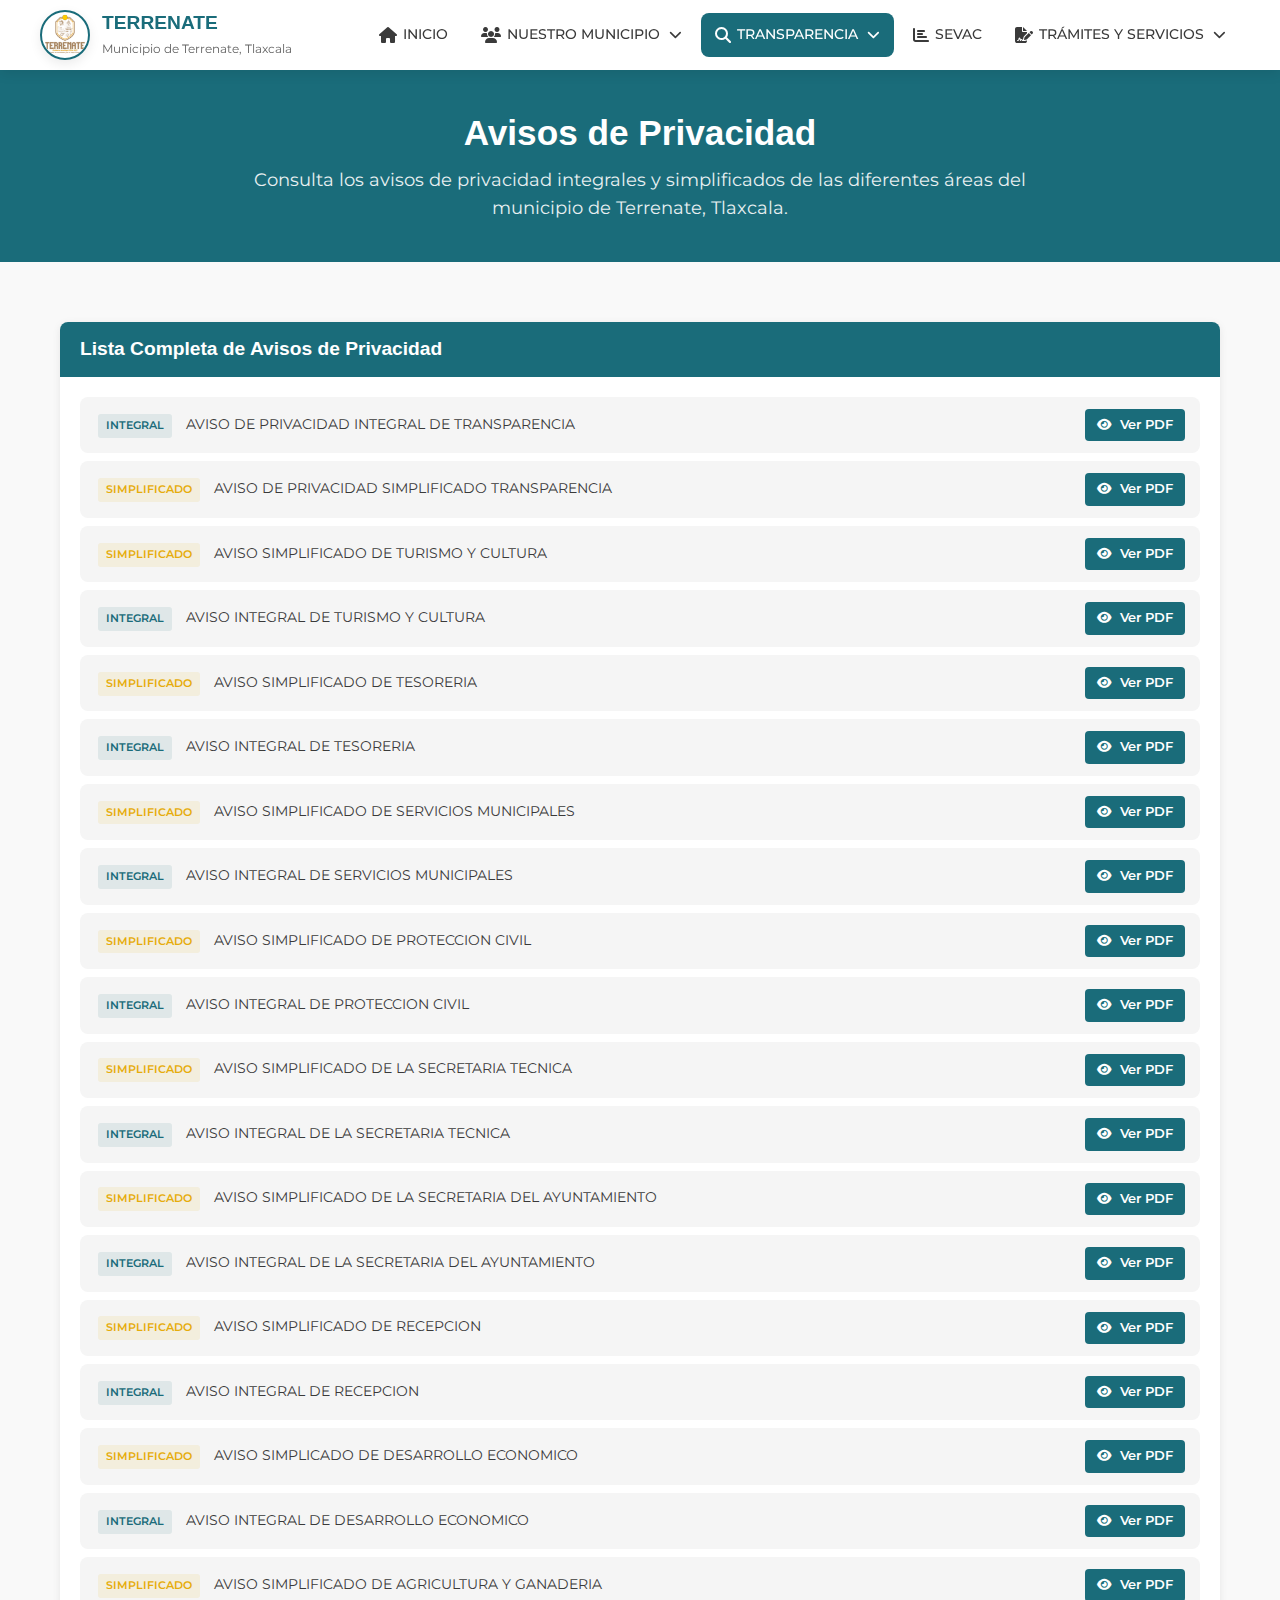
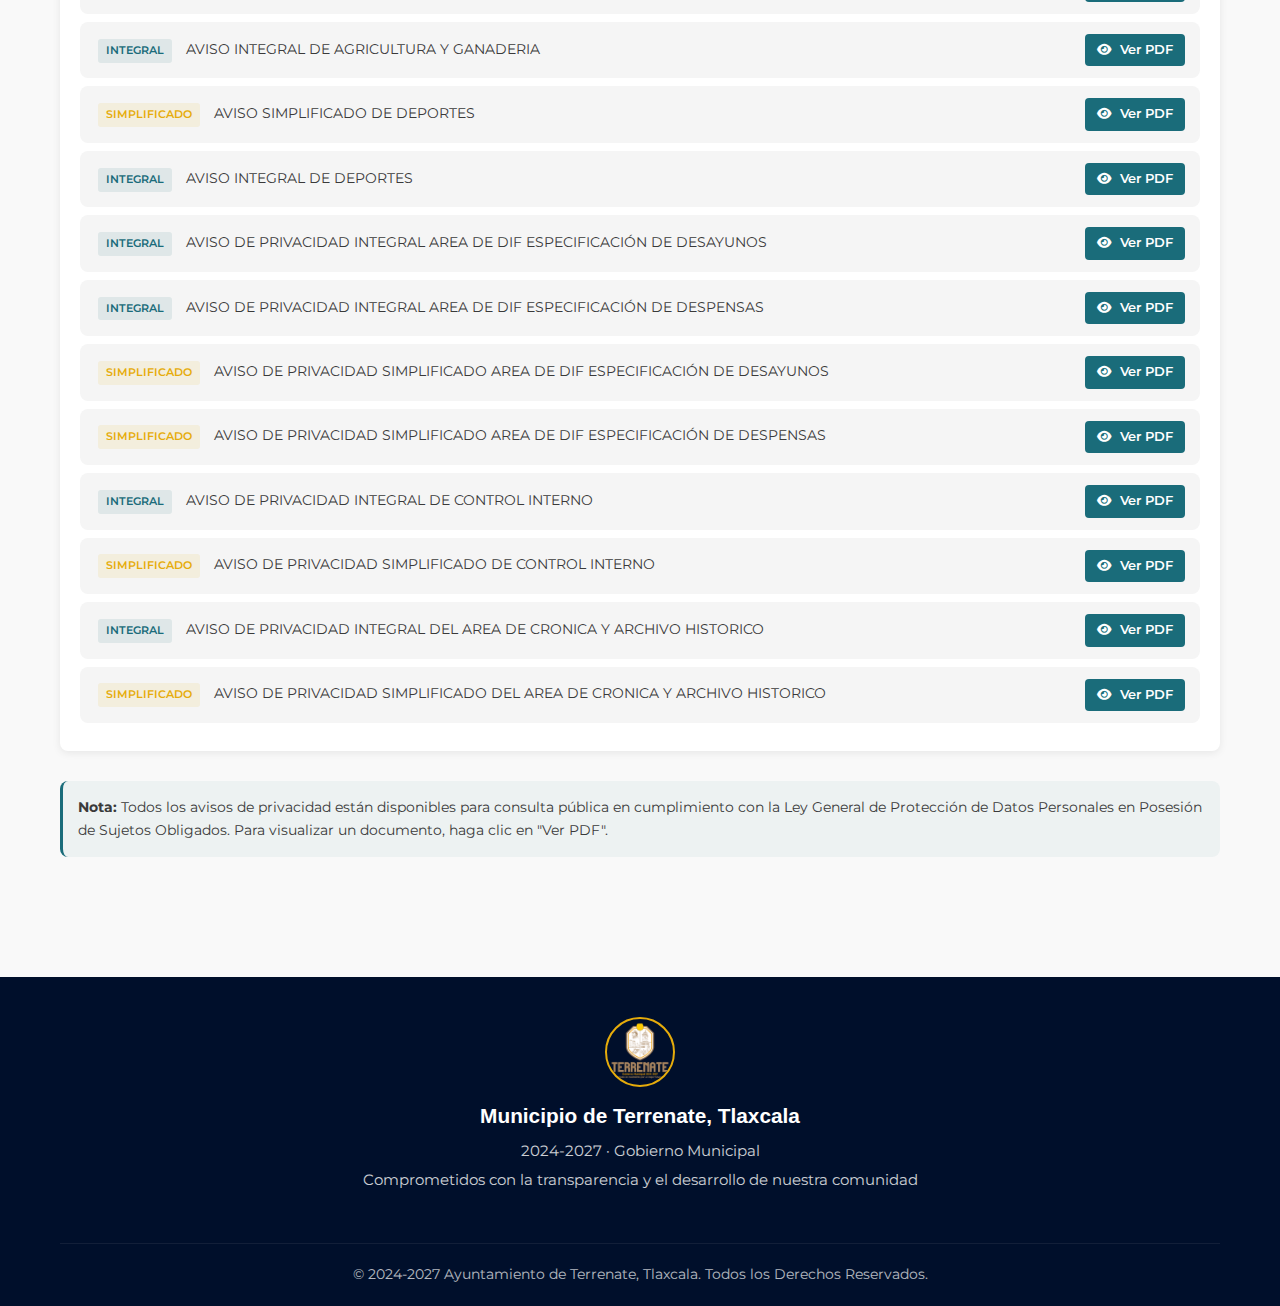
<file: avisos-de-privacidad.html>
<!DOCTYPE html>
<html lang="es">
<head>
    <meta charset="UTF-8">
    <meta name="viewport" content="width=device-width, initial-scale=1.0">
    <title>AVISOS DE PRIVACIDAD - TERRENATE</title>
    <link rel="icon" href="img/cropped-Logo-Terrenate-2024-2027-150x150.png">
    
    <!-- Font Awesome para íconos -->
    <link rel="stylesheet" href="https://cdnjs.cloudflare.com/ajax/libs/font-awesome/6.4.0/css/all.min.css">
    
    <!-- Google Fonts -->
    <link href="https://fonts.googleapis.com/css2?family=Montserrat:wght@400;500;600;700&display=swap" rel="stylesheet">
    
    <!-- CSS personalizado -->
    <link rel="stylesheet" href="styles.css">
    
    <!-- Estilos adicionales específicos para esta página -->
    <style>
        /* Mejoras específicas para la página de avisos */
        .aviso-category {
            margin-bottom: 25px;
            background-color: var(--light-color);
            border-radius: var(--border-radius);
            box-shadow: 0 2px 8px rgba(0, 0, 0, 0.08);
            overflow: hidden;
        }
        
        .category-header {
            padding: 15px 20px;
            background-color: var(--primary-color);
            color: var(--light-color);
        }
        
        .category-header h3 {
            color: var(--light-color);
            margin: 0;
            font-size: 1.2rem;
        }
        
        .aviso-list {
            padding: 20px;
        }
        
        .aviso-item {
            padding: 12px 15px;
            margin-bottom: 8px;
            border-radius: var(--border-radius);
            background-color: var(--gray-light);
            display: flex;
            align-items: center;
            justify-content: space-between;
            transition: var(--transition);
            border-left: 3px solid transparent;
        }
        
        .aviso-item:hover {
            background-color: rgba(26, 108, 122, 0.05);
            border-left-color: var(--primary-color);
        }
        
        .aviso-text {
            flex-grow: 1;
            font-size: 0.9rem;
            color: var(--dark-color);
        }
        
        .aviso-type {
            display: inline-block;
            padding: 3px 8px;
            border-radius: 3px;
            font-size: 0.7rem;
            font-weight: 600;
            margin-right: 10px;
            text-transform: uppercase;
        }
        
        .aviso-type.integral {
            background-color: rgba(26, 108, 122, 0.1);
            color: var(--primary-color);
        }
        
        .aviso-type.simplificado {
            background-color: rgba(230, 172, 11, 0.1);
            color: var(--accent-color);
        }
        
        .aviso-btn {
            padding: 6px 12px;
            background-color: var(--primary-color);
            color: var(--light-color);
            border-radius: 4px;
            font-size: 0.8rem;
            font-weight: 600;
            transition: var(--transition);
            white-space: nowrap;
            margin-left: 10px;
        }
        
        .aviso-btn:hover {
            background-color: var(--primary-dark);
        }
        
        .aviso-btn i {
            margin-right: 5px;
            font-size: 0.8rem;
        }
        
        .aviso-note {
            background-color: rgba(26, 108, 122, 0.05);
            border-left: 3px solid var(--primary-color);
            padding: 15px;
            margin-top: 30px;
            border-radius: var(--border-radius);
        }
        
        .aviso-note p {
            margin: 0;
            font-size: 0.9rem;
            color: var(--dark-color);
        }
        
        @media (max-width: 768px) {
            .aviso-item {
                flex-direction: column;
                align-items: flex-start;
            }
            
            .aviso-btn {
                margin-left: 0;
                margin-top: 10px;
                align-self: flex-end;
            }
        }
    </style>
</head>
<body>
    <!-- Header y Navegación -->
    <header class="header">
        <div class="container header-container">
            <div class="header-content">
                <div class="logo">
                    <div class="logo-img">
                        <img src="img/cropped-Logo-Terrenate-2024-2027-150x150.png" alt="Logo Terrenate">
                    </div>
                    <div class="logo-text">
                        <h1>TERRENATE</h1>
                        <p>Municipio de Terrenate, Tlaxcala</p>
                    </div>
                </div>
                
                <button class="menu-toggle" id="menuToggle">
                    <i class="fas fa-bars"></i>
                </button>
                
                <div class="nav-overlay" id="navOverlay"></div> <!-- MOVER AQUÍ -->
                
                <nav class="nav-menu" id="navMenu">
                    <ul>
                        <li class="nav-item">
                            <a href="index.html" class="nav-link">
                                <i class="fas fa-home"></i>
                                <span>INICIO</span>
                            </a>
                        </li>
                        
                        <li class="nav-item has-dropdown">
                            <a href="nuestro-municipio.html" class="nav-link">
                                <i class="fas fa-users"></i>
                                <span>NUESTRO MUNICIPIO</span>
                                <i class="fas fa-chevron-down"></i>
                            </a>
                            <ul class="dropdown">
                                <li><a href="marco-juridico.html" class="dropdown-item">
                                    <i class="fas fa-file-alt"></i>
                                    <span>MARCO JURÍDICO</span>
                                </a></li>
                            </ul>
                        </li>
                        
                        <li class="nav-item has-dropdown">
                            <a href="transparencia.html" class="nav-link active">
                                <i class="fas fa-search"></i>
                                <span>TRANSPARENCIA</span>
                                <i class="fas fa-chevron-down"></i>
                            </a>
                            <ul class="dropdown">
                                <li><a href="avisos-de-privacidad.html" class="dropdown-item">
                                    <i class="fas fa-file-alt"></i>
                                    <span>AVISOS DE PRIVACIDAD</span>
                                </a></li>
                            </ul>
                        </li>
                        
                        <li class="nav-item">
                            <a href="sevac.html" class="nav-link">
                                <i class="fas fa-chart-bar"></i>
                                <span>SEVAC</span>
                            </a>
                        </li>
                        
                        <li class="nav-item has-dropdown">
                            <a href="tramites-servicios.html" class="nav-link">
                                <i class="fas fa-file-signature"></i>
                                <span>TRÁMITES Y SERVICIOS</span>
                                <i class="fas fa-chevron-down"></i>
                            </a>
                            <ul class="dropdown">
                                <li><a href="tesoreria.html" class="dropdown-item">
                                    <i class="fas fa-money-bill"></i>
                                    <span>TESORERÍA</span>
                                </a></li>
                                <li><a href="obras-publicas.html" class="dropdown-item">
                                    <i class="fas fa-hammer"></i>
                                    <span>OBRAS PÚBLICAS</span>
                                </a></li>
                                <li><a href="registro-civil.html" class="dropdown-item">
                                    <i class="fas fa-id-card"></i>
                                    <span>REGISTRO CIVIL</span>
                                </a></li>
                                <li><a href="secretaria.html" class="dropdown-item">
                                    <i class="fas fa-user-tie"></i>
                                    <span>SECRETARÍA DEL AYUNTAMIENTO</span>
                                </a></li>
                                <li><a href="dif.html" class="dropdown-item">
                                    <i class="fas fa-comments"></i>
                                    <span>DIF</span>
                                </a></li>
                                <li><a href="desarrollo-economico.html" class="dropdown-item">
                                    <i class="fas fa-chart-area"></i>
                                    <span>DESARROLLO ECONÓMICO</span>
                                </a></li>
                                <li><a href="seguridad-publica.html" class="dropdown-item">
                                    <i class="fas fa-shield-alt"></i>
                                    <span>SEGURIDAD PÚBLICA</span>
                                </a></li>
                                <li><a href="servcios-municipales.html" class="dropdown-item">
                                    <i class="fas fa-tools"></i>
                                    <span>SERVICIOS MUNICIPALES</span>
                                </a></li>
                            </ul>
                        </li>
                    </ul>
                </nav>
            </div>
        </div>
    </header>

    <!-- Banner Principal -->
    <section class="banner">
        <div class="container">
            <h1>Avisos de Privacidad</h1>
            <p>Consulta los avisos de privacidad integrales y simplificados de las diferentes áreas del municipio de Terrenate, Tlaxcala.</p>
        </div>
    </section>

    <!-- Contenido Principal -->
    <main class="main-container">
        <div class="container">
            <!-- Lista completa de avisos -->
            <div class="aviso-category">
                <div class="category-header">
                    <h3>Lista Completa de Avisos de Privacidad</h3>
                </div>
                <div class="aviso-list">
                    <!-- Aviso 1 -->
                    <div class="aviso-item">
                        <div class="aviso-text">
                            <span class="aviso-type integral">Integral</span>
                            AVISO DE PRIVACIDAD INTEGRAL DE TRANSPARENCIA
                        </div>
                        <a href="AVISO DE PRIVACIDAD/AVISO-DE-PRIVACIDAD-INTEGRAL-TRANSPARENCIA.pdf" class="aviso-btn" target="_blank">
                            
                            <i class="fas fa-eye"></i> Ver PDF
                        </a>
                    </div>
                    
                    <!-- Aviso 2 -->
                    <div class="aviso-item">
                        <div class="aviso-text">
                            <span class="aviso-type simplificado">Simplificado</span>
                            AVISO DE PRIVACIDAD SIMPLIFICADO TRANSPARENCIA
                        </div>
                        <a href="AVISO DE PRIVACIDAD/AVISO-DE-PRIVACIDAD-SIMPLIFICADO-TRANSPARENCIA.pdf" class="aviso-btn" target="_blank">
                            <i class="fas fa-eye"></i> Ver PDF
                        </a>
                    </div>
                    
                    <!-- Aviso 3 -->
                    <div class="aviso-item">
                        <div class="aviso-text">
                            <span class="aviso-type simplificado">Simplificado</span>
                            AVISO SIMPLIFICADO DE TURISMO Y CULTURA
                        </div>
                        <a href="AVISO DE PRIVACIDAD/AVISO-SIMPLIFICADO-DE-TURISMO-Y-CULTURA.pdf" class="aviso-btn" target="_blank">
                            <i class="fas fa-eye"></i> Ver PDF
                        </a>
                    </div>
                    
                    <!-- Aviso 4 -->
                    <div class="aviso-item">
                        <div class="aviso-text">
                            <span class="aviso-type integral">Integral</span>
                            AVISO INTEGRAL DE TURISMO Y CULTURA
                        </div>
                        <a href="AVISO DE PRIVACIDAD/AVISO-INTEGRAL-DE-CULTURA-Y-TURISMO.pdf" class="aviso-btn" target="_blank">
                            <i class="fas fa-eye"></i> Ver PDF
                        </a>
                    </div>
                    
                    <!-- Aviso 5 -->
                    <div class="aviso-item">
                        <div class="aviso-text">
                            <span class="aviso-type simplificado">Simplificado</span>
                            AVISO SIMPLIFICADO DE TESORERIA
                        </div>
                        <a href="AVISO DE PRIVACIDAD/AVISO-SIMPLIFICADO-DE-TESORERIA.pdf" class="aviso-btn" target="_blank">
                            <i class="fas fa-eye"></i> Ver PDF
                        </a>
                    </div>
                    
                    <!-- Aviso 6 -->
                    <div class="aviso-item">
                        <div class="aviso-text">
                            <span class="aviso-type integral">Integral</span>
                            AVISO INTEGRAL DE TESORERIA
                        </div>
                        <a href="AVISO DE PRIVACIDAD/AVISO-INTEGRAL-DE-TESORERIA.pdf" class="aviso-btn" target="_blank">
                            <i class="fas fa-eye"></i> Ver PDF
                        </a>
                    </div>
                    
                    <!-- Aviso 7 -->
                    <div class="aviso-item">
                        <div class="aviso-text">
                            <span class="aviso-type simplificado">Simplificado</span>
                            AVISO SIMPLIFICADO DE SERVICIOS MUNICIPALES
                        </div>
                        <a href="AVISO DE PRIVACIDAD/AVISO-SIMPLIFICADO-DE-SERVICIOS-MUNICIPALES.pdf" class="aviso-btn" target="_blank">
                            <i class="fas fa-eye"></i> Ver PDF
                        </a>
                    </div>
                    
                    <!-- Aviso 8 -->
                    <div class="aviso-item">
                        <div class="aviso-text">
                            <span class="aviso-type integral">Integral</span>
                            AVISO INTEGRAL DE SERVICIOS MUNICIPALES
                        </div>
                        <a href="AVISO DE PRIVACIDAD/AVISO-INTEGRAL-DE-SERVICIOS-MUNICIPALES.pdf" class="aviso-btn" target="_blank">
                            <i class="fas fa-eye"></i> Ver PDF
                        </a>
                    </div>
                    
                    <!-- Aviso 9 -->
                    <div class="aviso-item">
                        <div class="aviso-text">
                            <span class="aviso-type simplificado">Simplificado</span>
                            AVISO SIMPLIFICADO DE PROTECCION CIVIL
                        </div>
                        <a href="AVISO DE PRIVACIDAD/AVISO-SIMPLIFICADO-DE-PROTECCIOVION-CIVIL.pdf" class="aviso-btn" target="_blank">
                            <i class="fas fa-eye"></i> Ver PDF
                        </a>
                    </div>
                    
                    <!-- Aviso 10 -->
                    <div class="aviso-item">
                        <div class="aviso-text">
                            <span class="aviso-type integral">Integral</span>
                            AVISO INTEGRAL DE PROTECCION CIVIL
                        </div>
                        <a href="AVISO DE PRIVACIDAD/AVISO-INTEGRAL-DE-PROTECCIOVION-CIVIL.pdf" class="aviso-btn" target="_blank">
                            <i class="fas fa-eye"></i> Ver PDF
                        </a>
                    </div>
                    
                    <!-- Aviso 11 -->
                    <div class="aviso-item">
                        <div class="aviso-text">
                            <span class="aviso-type simplificado">Simplificado</span>
                            AVISO SIMPLIFICADO DE LA SECRETARIA TECNICA
                        </div>
                        <a href="AVISO DE PRIVACIDAD/AVISO-SIMPLIFICADO-DE-LA-SECRETARIA-TECNICA.pdf" class="aviso-btn" target="_blank">
                            <i class="fas fa-eye"></i> Ver PDF
                        </a>
                    </div>
                    
                    <!-- Aviso 12 -->
                    <div class="aviso-item">
                        <div class="aviso-text">
                            <span class="aviso-type integral">Integral</span>
                            AVISO INTEGRAL DE LA SECRETARIA TECNICA
                        </div>
                        <a href="AVISO DE PRIVACIDAD/AVISO-INTEGRAL-DE-LA-SECRETARIA-TECNICA.pdf" class="aviso-btn" target="_blank">
                            <i class="fas fa-eye"></i> Ver PDF
                        </a>
                    </div>
                    
                    <!-- Aviso 13 -->
                    <div class="aviso-item">
                        <div class="aviso-text">
                            <span class="aviso-type simplificado">Simplificado</span>
                            AVISO SIMPLIFICADO DE LA SECRETARIA DEL AYUNTAMIENTO
                        </div>
                        <a href="AVISO DE PRIVACIDAD/AVISO-SIMPLIFICADO-DE-LA-SECRETARIA-DEL-AYUNTAMIENTO.pdf" class="aviso-btn" target="_blank">
                            <i class="fas fa-eye"></i> Ver PDF
                        </a>
                    </div>
                    
                    <!-- Aviso 14 -->
                    <div class="aviso-item">
                        <div class="aviso-text">
                            <span class="aviso-type integral">Integral</span>
                            AVISO INTEGRAL DE LA SECRETARIA DEL AYUNTAMIENTO
                        </div>
                        <a href="AVISO DE PRIVACIDAD/AVISO-INTEGRAL-DE-LA-SECRETARIA-DEL-AYUNTAMIENTO.pdf" class="aviso-btn" target="_blank">
                            <i class="fas fa-eye"></i> Ver PDF
                        </a>
                    </div>
                    
                    <!-- Aviso 15 -->
                    <div class="aviso-item">
                        <div class="aviso-text">
                            <span class="aviso-type simplificado">Simplificado</span>
                            AVISO SIMPLIFICADO DE RECEPCION
                        </div>
                        <a href="AVISO DE PRIVACIDAD/AVISO-SIMPLIFICADO-DE-LA-RECEPCION.pdf" class="aviso-btn" target="_blank">
                            <i class="fas fa-eye"></i> Ver PDF
                        </a>
                    </div>
                    
                    <!-- Aviso 16 -->
                    <div class="aviso-item">
                        <div class="aviso-text">
                            <span class="aviso-type integral">Integral</span>
                            AVISO INTEGRAL DE RECEPCION
                        </div>
                        <a href="AVISO DE PRIVACIDAD/AVISO-INTEGRAL-DE-RECEPCION.pdf" class="aviso-btn" target="_blank">
                            <i class="fas fa-eye"></i> Ver PDF
                        </a>
                    </div>
                    
                    <!-- Aviso 17 -->
                    <div class="aviso-item">
                        <div class="aviso-text">
                            <span class="aviso-type simplificado">Simplificado</span>
                            AVISO SIMPLICADO DE DESARROLLO ECONOMICO
                        </div>
                        <a href="AVISO DE PRIVACIDAD/AVISO-SIMPLICADO-DE-DESARROLLO-ECONOMICO.pdf" class="aviso-btn" target="_blank">
                            <i class="fas fa-eye"></i> Ver PDF
                        </a>
                    </div>
                    
                    <!-- Aviso 18 -->
                    <div class="aviso-item">
                        <div class="aviso-text">
                            <span class="aviso-type integral">Integral</span>
                            AVISO INTEGRAL DE DESARROLLO ECONOMICO
                        </div>
                        <a href="AVISO DE PRIVACIDAD/AVISO-INTEGRAL-DE-DESARROLLO-ECONOMICO.pdf" class="aviso-btn" target="_blank">
                            <i class="fas fa-eye"></i> Ver PDF
                        </a>
                    </div>
                    
                    <!-- Aviso 19 -->
                    <div class="aviso-item">
                        <div class="aviso-text">
                            <span class="aviso-type simplificado">Simplificado</span>
                            AVISO SIMPLIFICADO DE AGRICULTURA Y GANADERIA
                        </div>
                        <a href="AVISO DE PRIVACIDAD/AVISO-SIMPLIFICADO-DE-AGRICULTURA-Y-GANADERIA.pdf" class="aviso-btn" target="_blank">
                            <i class="fas fa-eye"></i> Ver PDF
                        </a>
                    </div>
                    
                    <!-- Aviso 20 -->
                    <div class="aviso-item">
                        <div class="aviso-text">
                            <span class="aviso-type integral">Integral</span>
                            AVISO INTEGRAL DE AGRICULTURA Y GANADERIA
                        </div>
                        <a href="AVISO DE PRIVACIDAD/AVISO-INTEGRAL-DE-AGRICULTURA-Y-GANADERIA.pdf" class="aviso-btn" target="_blank">
                            <i class="fas fa-eye"></i> Ver PDF
                        </a>
                    </div>
                    
                    <!-- Aviso 21 -->
                    <div class="aviso-item">
                        <div class="aviso-text">
                            <span class="aviso-type simplificado">Simplificado</span>
                            AVISO SIMPLIFICADO DE DEPORTES
                        </div>
                        <a href="AVISO DE PRIVACIDAD/AVISO-SIMPLIFICADO-DE-DEPORTES.pdf" class="aviso-btn" target="_blank">
                            <i class="fas fa-eye"></i> Ver PDF
                        </a>
                    </div>
                    
                    <!-- Aviso 22 -->
                    <div class="aviso-item">
                        <div class="aviso-text">
                            <span class="aviso-type integral">Integral</span>
                            AVISO INTEGRAL DE DEPORTES
                        </div>
                        <a href="AVISO DE PRIVACIDAD/AVISO-INTEGRAL-DE-DEPORTES.pdf" class="aviso-btn" target="_blank">
                            <i class="fas fa-eye"></i> Ver PDF
                        </a>
                    </div>
                    
                    <!-- Aviso 23 -->
                    <div class="aviso-item">
                        <div class="aviso-text">
                            <span class="aviso-type integral">Integral</span>
                            AVISO DE PRIVACIDAD INTEGRAL AREA DE DIF ESPECIFICACIÓN DE DESAYUNOS
                        </div>
                        <a href="AVISO DE PRIVACIDAD/AVISO-DE-PRIVACIDAD-INTEGRAL-DIF-DESAYUNOS.pdf" class="aviso-btn" target="_blank">
                            <i class="fas fa-eye"></i> Ver PDF
                        </a>
                    </div>
                    
                    <!-- Aviso 24 -->
                    <div class="aviso-item">
                        <div class="aviso-text">
                            <span class="aviso-type integral">Integral</span>
                            AVISO DE PRIVACIDAD INTEGRAL AREA DE DIF ESPECIFICACIÓN DE DESPENSAS
                        </div>
                        <a href="AVISO DE PRIVACIDAD/AVISO-DE-PRIVACIDAD-INTEGRAL-DIF-DESPENSAS.pdf" class="aviso-btn" target="_blank">
                            <i class="fas fa-eye"></i> Ver PDF
                        </a>
                    </div>
                    
                    <!-- Aviso 25 -->
                    <div class="aviso-item">
                        <div class="aviso-text">
                            <span class="aviso-type simplificado">Simplificado</span>
                            AVISO DE PRIVACIDAD SIMPLIFICADO AREA DE DIF ESPECIFICACIÓN DE DESAYUNOS
                        </div>
                        <a href="AVISO DE PRIVACIDAD/AVISO-DE-PRIVACIDAD-SIMPLIFICADO-DIF-DESAYUNOS.pdf" class="aviso-btn" target="_blank">
                            <i class="fas fa-eye"></i> Ver PDF
                        </a>
                    </div>
                    
                    <!-- Aviso 26 -->
                    <div class="aviso-item">
                        <div class="aviso-text">
                            <span class="aviso-type simplificado">Simplificado</span>
                            AVISO DE PRIVACIDAD SIMPLIFICADO AREA DE DIF ESPECIFICACIÓN DE DESPENSAS
                        </div>
                        <a href="AVISO DE PRIVACIDAD/AVISO-DE-PRIVACIDAD-SIMPLIFICADO-DIF-DESPENSAS.pdf" class="aviso-btn" target="_blank">
                            <i class="fas fa-eye"></i> Ver PDF
                        </a>
                    </div>
                    
                    <!-- Aviso 27 -->
                    <div class="aviso-item">
                        <div class="aviso-text">
                            <span class="aviso-type integral">Integral</span>
                            AVISO DE PRIVACIDAD INTEGRAL DE CONTROL INTERNO
                        </div>
                        <a href="AVISO DE PRIVACIDAD/AVISO-INTEGRAL-CONTROL-INTERNO.pdf" class="aviso-btn" target="_blank">
                            <i class="fas fa-eye"></i> Ver PDF
                        </a>
                    </div>
                    
                    <!-- Aviso 28 -->
                    <div class="aviso-item">
                        <div class="aviso-text">
                            <span class="aviso-type simplificado">Simplificado</span>
                            AVISO DE PRIVACIDAD SIMPLIFICADO DE CONTROL INTERNO
                        </div>
                        <a href="AVISO DE PRIVACIDAD/AVISO-SIMPLIFICADO-CONTROL-INTERNO.pdf" class="aviso-btn" target="_blank">
                            <i class="fas fa-eye"></i> Ver PDF
                        </a>
                    </div>
                    
                    <!-- Aviso 29 -->
                    <div class="aviso-item">
                        <div class="aviso-text">
                            <span class="aviso-type integral">Integral</span>
                            AVISO DE PRIVACIDAD INTEGRAL DEL AREA DE CRONICA Y ARCHIVO HISTORICO
                        </div>
                        <a href="AVISO DE PRIVACIDAD/AVISO-DE-PRIVACIDAD-INTEGRAL-ARCHIVO-HISTORICO.pdf" class="aviso-btn" target="_blank">
                            <i class="fas fa-eye"></i> Ver PDF
                        </a>
                    </div>
                    
                    <!-- Aviso 30 -->
                    <div class="aviso-item">
                        <div class="aviso-text">
                            <span class="aviso-type simplificado">Simplificado</span>
                            AVISO DE PRIVACIDAD SIMPLIFICADO DEL AREA DE CRONICA Y ARCHIVO HISTORICO
                        </div>
                        <a href="AVISO DE PRIVACIDAD/AVISO-SIMPLIFICADO-DE-PRIVACIDAD-CRONICA-Y-ARCHIVO-HISTORICO.pdf" class="aviso-btn" target="_blank">
                            <i class="fas fa-eye"></i> Ver PDF
                        </a>
                    </div>
                </div>
            </div>
            
            <!-- Nota informativa -->
            <div class="aviso-note">
                <p><strong>Nota:</strong> Todos los avisos de privacidad están disponibles para consulta pública en cumplimiento con la Ley General de Protección de Datos Personales en Posesión de Sujetos Obligados. Para visualizar un documento, haga clic en "Ver PDF".</p>
            </div>
        </div>
    </main>

    <!-- Footer -->
    <footer class="footer">
        <div class="container footer-container">
            <div class="footer-logo">
                <div class="footer-logo-img">
                    <img src="img/cropped-Logo-Terrenate-2024-2027-150x150.png" alt="Logo Terrenate">
                </div>
                <div class="footer-text">
                    <h3>Municipio de Terrenate, Tlaxcala</h3>
                    <p>2024-2027 · Gobierno Municipal</p>
                    <p>Comprometidos con la transparencia y el desarrollo de nuestra comunidad</p>
                </div>
            </div>
            
            <div class="copyright">
                <p>© 2024-2027 Ayuntamiento de Terrenate, Tlaxcala. Todos los Derechos Reservados.</p>
    
            </div>
        </div>
    </footer>

    <!-- JavaScript para funcionalidades -->
    <script src="script.js"></script>
</body>
</html>
</file>
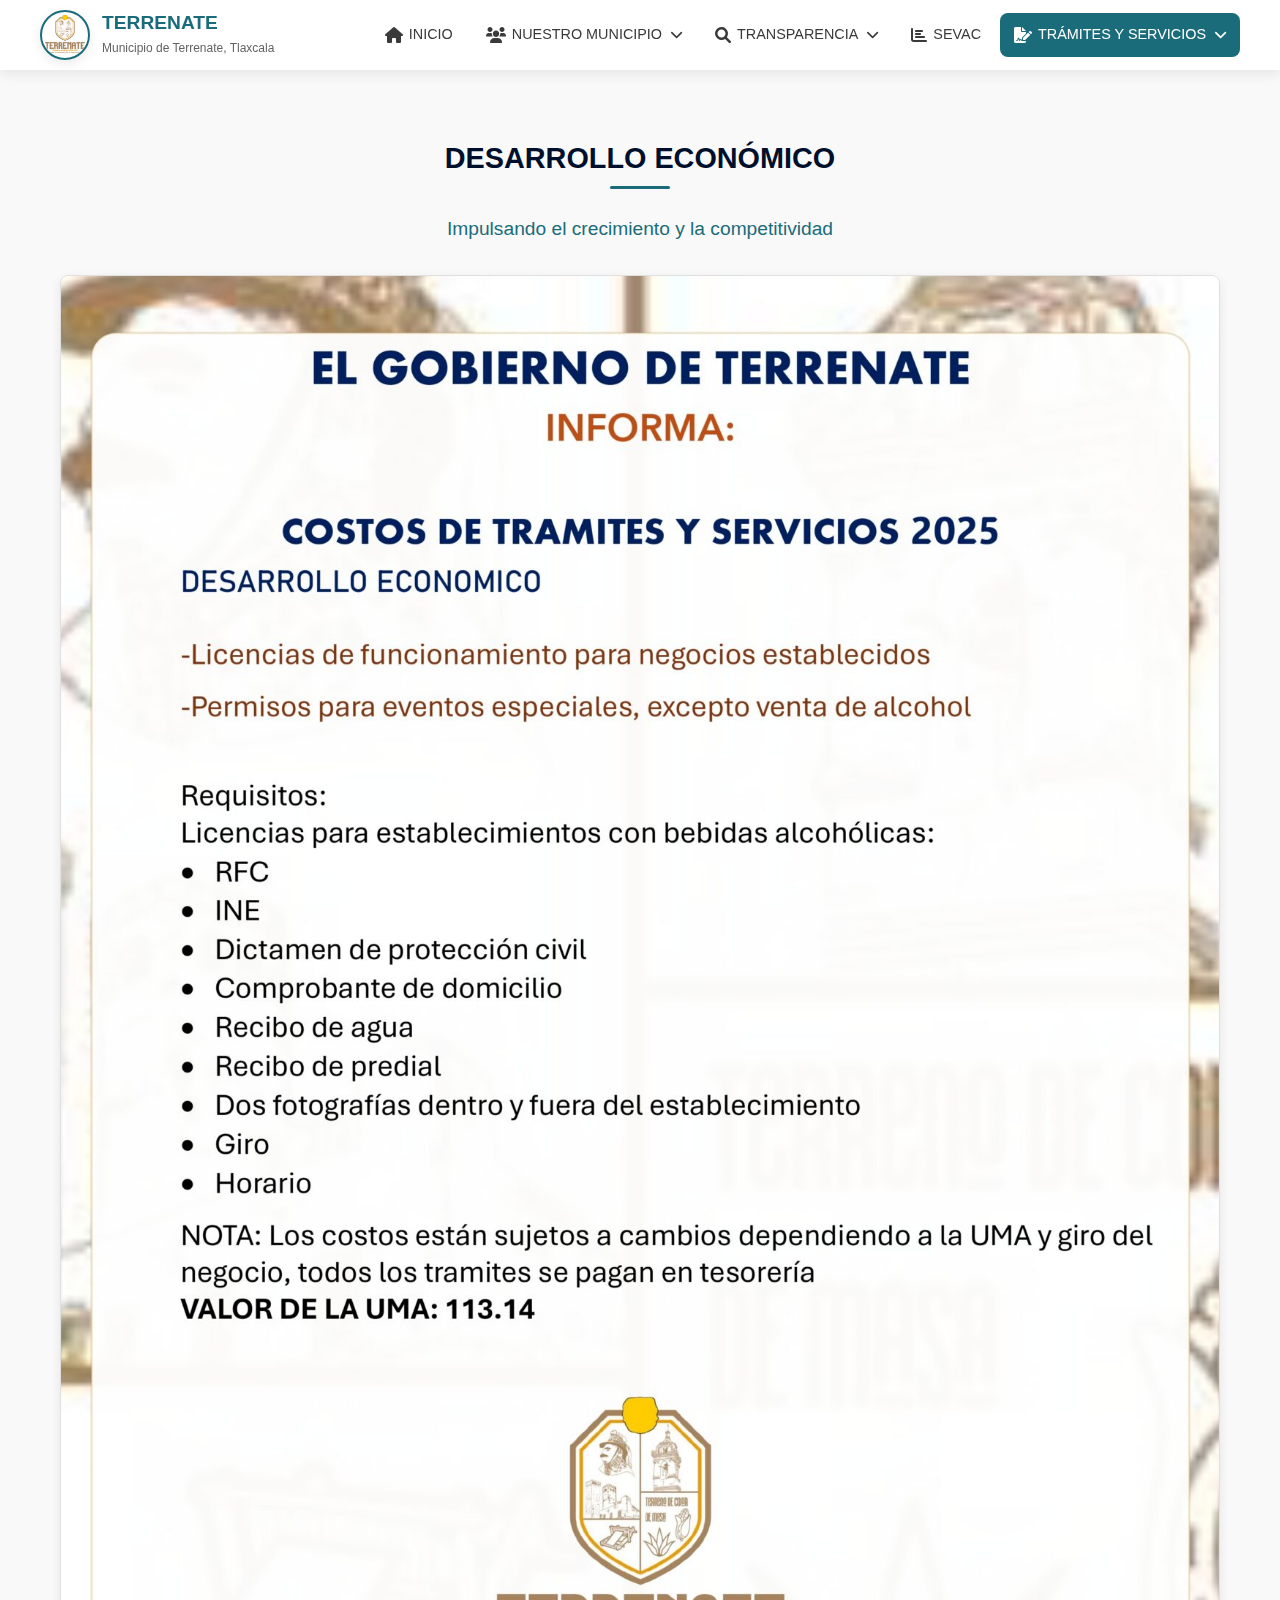
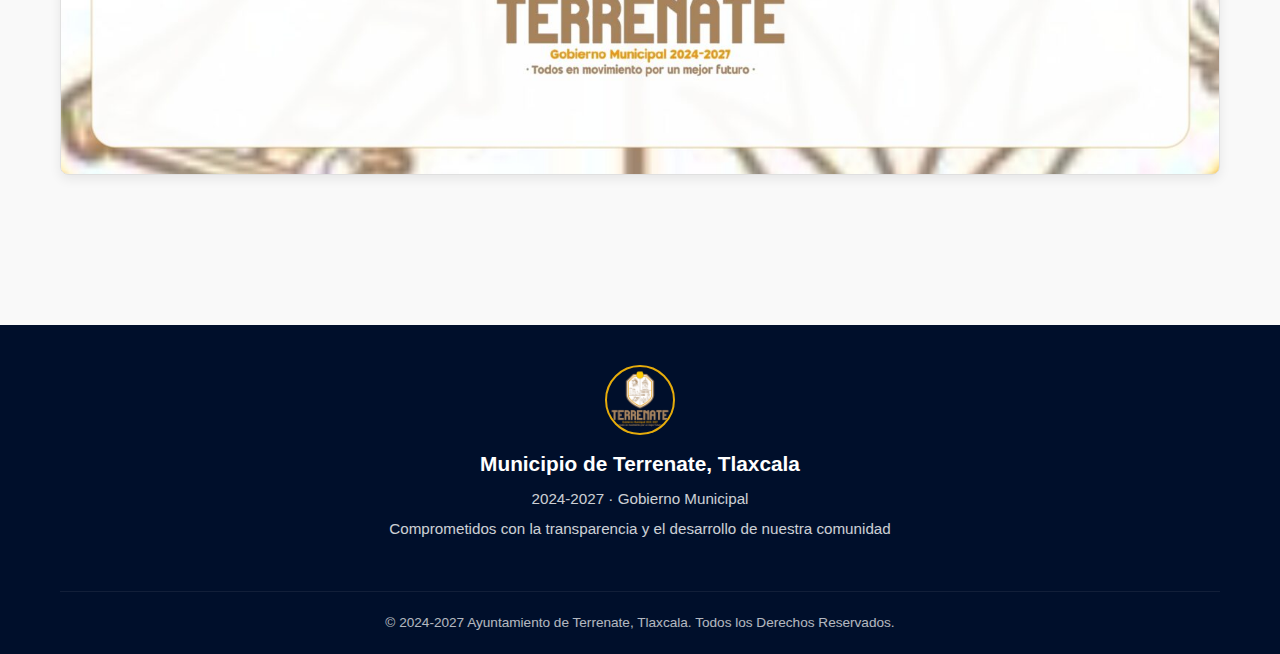
<file: desarrollo-economico.html>
<!DOCTYPE html>
<html lang="es">
<head>
    <meta charset="UTF-8">
    <meta name="viewport" content="width=device-width, initial-scale=1.0">
    <title>DESARROLLO ECONÓMICO – TERRENATE</title>
    <link rel="icon" href="img/cropped-Logo-Terrenate-2024-2027-150x150.png" sizes="32x32">
    <!-- Font Awesome para iconos -->
    <link rel="stylesheet" href="https://cdnjs.cloudflare.com/ajax/libs/font-awesome/6.0.0-beta3/css/all.min.css">
    <!-- Estilos personalizados (deben estar en la misma carpeta) -->
    <link rel="stylesheet" href="styles.css">
    <style>
        /* Ajuste para la imagen única de desarrollo económico */
        .single-image-container {
            display: flex;
            justify-content: center;
            margin: 30px 0;
        }
        .single-image-container img {
            max-width: 100%;
            height: auto;
            border-radius: var(--border-radius);
            box-shadow: var(--shadow);
            transition: var(--transition);
            border: 1px solid var(--gray-medium);
        }
        .single-image-container img:hover {
            transform: scale(1.02);
            box-shadow: var(--shadow-hover);
        }
        .section-subtitle {
            text-align: center;
            color: var(--primary-color);
            font-weight: 500;
            margin-bottom: 20px;
            font-size: 1.2rem;
        }
    </style>
</head>
<body>
    <!-- Header personalizado -->
    <header class="header">
        <div class="container header-container">
            <div class="header-content">
                <div class="logo">
                    <div class="logo-img">
                        <img src="img/cropped-Logo-Terrenate-2024-2027-150x150.png" alt="Logo Terrenate">
                    </div>
                    <div class="logo-text">
                        <h1>TERRENATE</h1>
                        <p>Municipio de Terrenate, Tlaxcala</p>
                    </div>
                </div>

                <button class="menu-toggle" id="menuToggle">
                    <i class="fas fa-bars"></i>
                </button>

                <div class="nav-overlay" id="navOverlay"></div>

                <nav class="nav-menu" id="navMenu">
                    <ul>
                        <li class="nav-item">
                            <a href="index.html" class="nav-link">
                                <i class="fas fa-home"></i>
                                <span>INICIO</span>
                            </a>
                        </li>

                        <li class="nav-item has-dropdown">
                            <a href="nuestro-municipio.html" class="nav-link">
                                <i class="fas fa-users"></i>
                                <span>NUESTRO MUNICIPIO</span>
                                <i class="fas fa-chevron-down"></i>
                            </a>
                            <ul class="dropdown">
                                <li><a href="marco-juridico.html" class="dropdown-item">
                                    <i class="fas fa-file-alt"></i>
                                    <span>MARCO JURÍDICO</span>
                                </a></li>
                            </ul>
                        </li>

                        <li class="nav-item has-dropdown">
                            <a href="transparencia.html" class="nav-link">
                                <i class="fas fa-search"></i>
                                <span>TRANSPARENCIA</span>
                                <i class="fas fa-chevron-down"></i>
                            </a>
                            <ul class="dropdown">
                                <li><a href="avisos-de-privacidad.html" class="dropdown-item">
                                    <i class="fas fa-file-alt"></i>
                                    <span>AVISOS DE PRIVACIDAD</span>
                                </a></li>
                            </ul>
                        </li>

                        <li class="nav-item">
                            <a href="sevac.html" class="nav-link">
                                <i class="fas fa-chart-bar"></i>
                                <span>SEVAC</span>
                            </a>
                        </li>

                        <!-- TRÁMITES Y SERVICIOS activo -->
                        <li class="nav-item has-dropdown">
                            <a href="tramites-servicios.html" class="nav-link active">
                                <i class="fas fa-file-signature"></i>
                                <span>TRÁMITES Y SERVICIOS</span>
                                <i class="fas fa-chevron-down"></i>
                            </a>
                            <ul class="dropdown">
                                <li><a href="tesoreria.html" class="dropdown-item">
                                    <i class="fas fa-money-bill"></i>
                                    <span>TESORERÍA</span>
                                </a></li>
                                <li><a href="obras-publicas.html" class="dropdown-item">
                                    <i class="fas fa-hammer"></i>
                                    <span>OBRAS PÚBLICAS</span>
                                </a></li>
                                <li><a href="registro-civil.html" class="dropdown-item">
                                    <i class="fas fa-id-card"></i>
                                    <span>REGISTRO CIVIL</span>
                                </a></li>
                                <li><a href="secretaria.html" class="dropdown-item">
                                    <i class="fas fa-user-tie"></i>
                                    <span>SECRETARÍA DEL AYUNTAMIENTO</span>
                                </a></li>
                                <li><a href="dif.html" class="dropdown-item">
                                    <i class="fas fa-comments"></i>
                                    <span>DIF</span>
                                </a></li>
                                <!-- Ítem activo: DESARROLLO ECONÓMICO -->
                                <li><a href="desarrollo-economico.html" class="dropdown-item active">
                                    <i class="fas fa-chart-area"></i>
                                    <span>DESARROLLO ECONÓMICO</span>
                                </a></li>
                                <li><a href="seguridad-publica.html" class="dropdown-item">
                                    <i class="fas fa-shield-alt"></i>
                                    <span>SEGURIDAD PÚBLICA</span>
                                </a></li>
                                <li><a href="servcios-municipales.html" class="dropdown-item">
                                    <i class="fas fa-tools"></i>
                                    <span>SERVICIOS MUNICIPALES</span>
                                </a></li>
                            </ul>
                        </li>
                    </ul>
                </nav>
            </div>
        </div>
    </header>

    <!-- Contenido principal -->
    <main class="main-container">
        <div class="container">
            <div class="section-title">
                <h2>DESARROLLO ECONÓMICO</h2>
            </div>
            <p class="section-subtitle">Impulsando el crecimiento y la competitividad</p>

            <!-- Imagen única (como en el original) -->
            <div class="single-image-container">
                <img src="img/Desarrollo-economico_page-0001-1583x2048.jpg">
            </div>
        </div>
    </main>

    <!-- Footer (mismo que en páginas anteriores) -->
    <footer class="footer">
        <div class="container footer-container">
            <div class="footer-logo">
                <div class="footer-logo-img">
                    <img src="img/cropped-Logo-Terrenate-2024-2027-150x150.png" alt="Logo Terrenate">
                </div>
                <div class="footer-text">
                    <h3>Municipio de Terrenate, Tlaxcala</h3>
                    <p>2024-2027 · Gobierno Municipal</p>
                    <p>Comprometidos con la transparencia y el desarrollo de nuestra comunidad</p>
                </div>
            </div>

            <div class="copyright">
                <p>© 2024-2027 Ayuntamiento de Terrenate, Tlaxcala. Todos los Derechos Reservados.</p>
            </div>
        </div>
    </footer>

    <!-- Script principal (debe estar en la misma carpeta) -->
    <script src="script.js"></script>
</body>
</html>
</file>
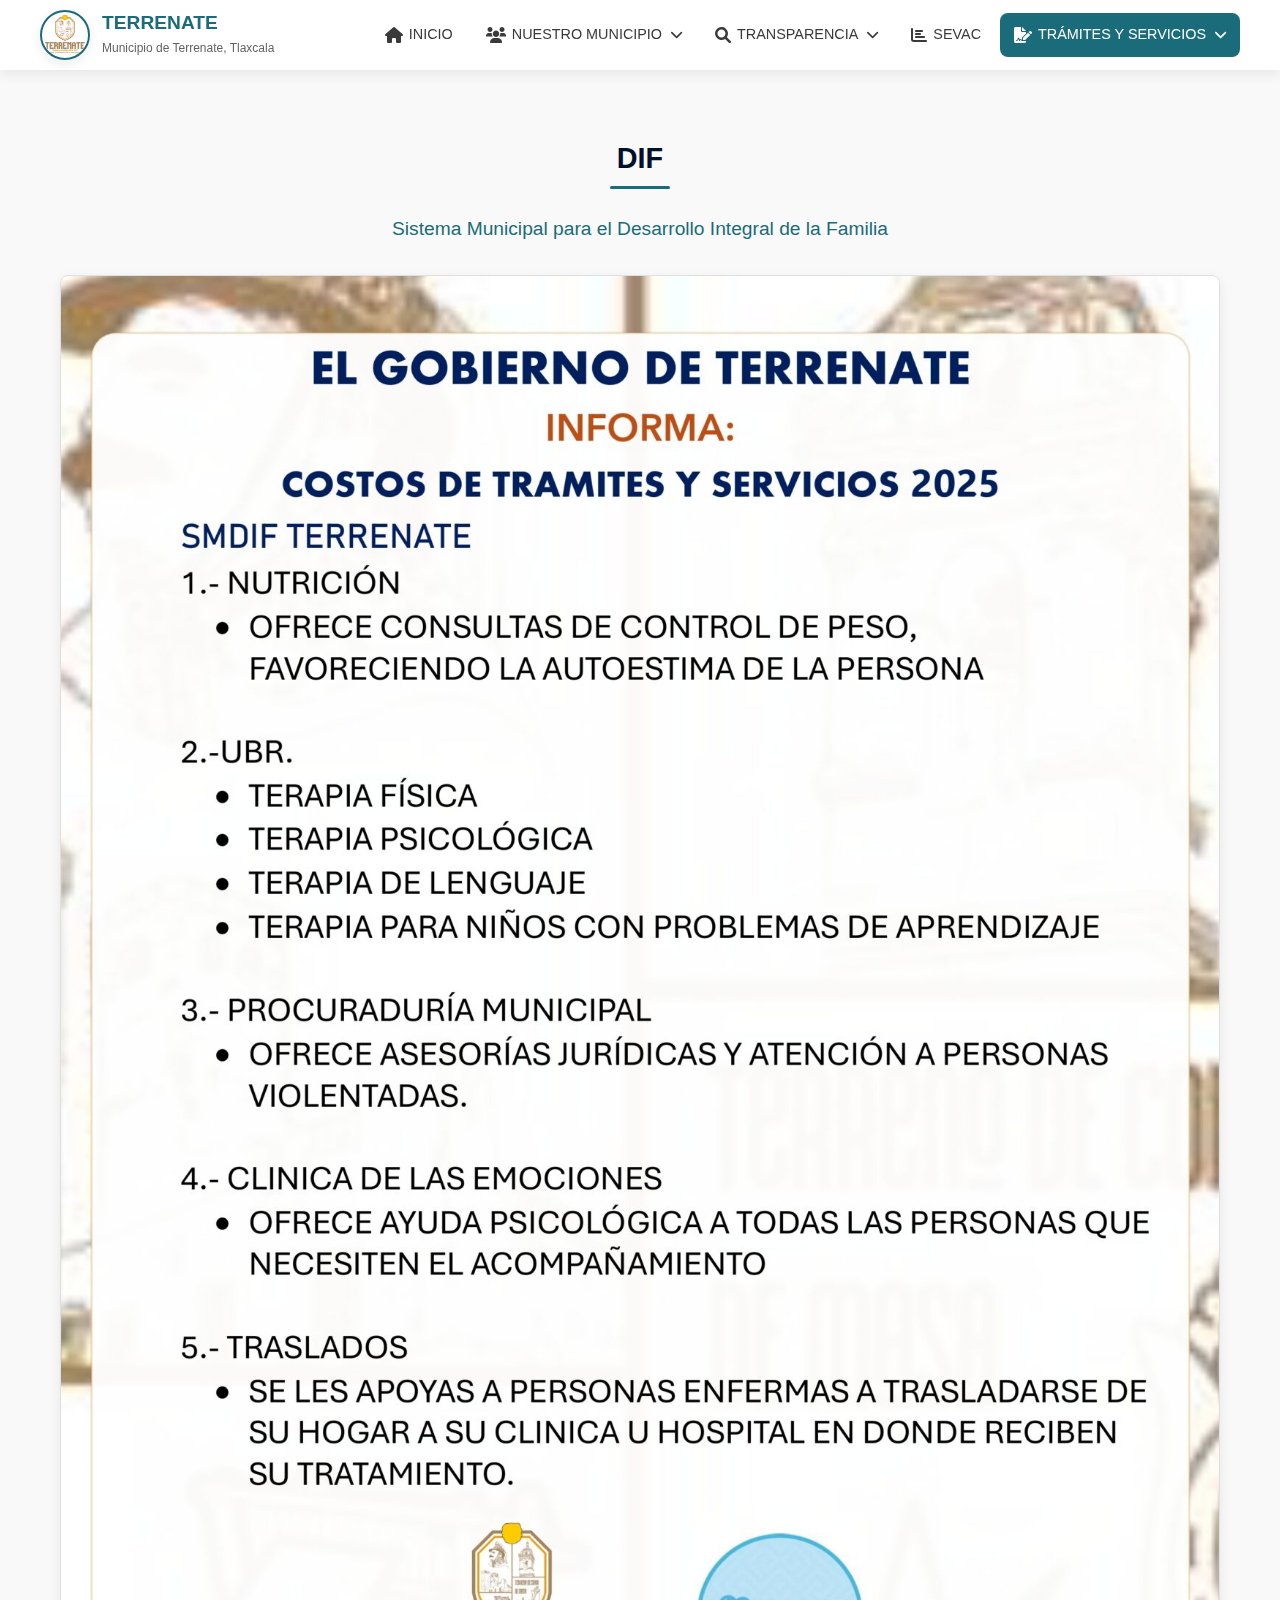
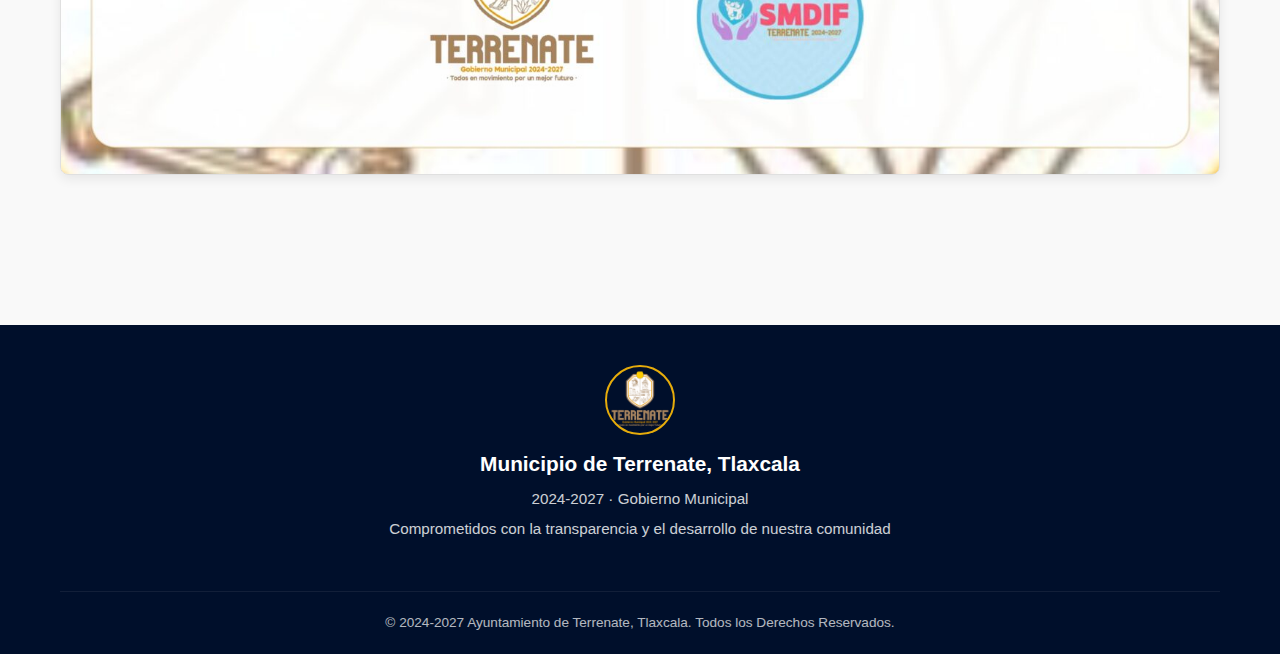
<file: dif.html>
<!DOCTYPE html>
<html lang="es">
<head>
    <meta charset="UTF-8">
    <meta name="viewport" content="width=device-width, initial-scale=1.0">
    <title>DIF – TERRENATE</title>
    <link rel="icon" href="img/cropped-Logo-Terrenate-2024-2027-150x150.png" sizes="32x32">
    <!-- Font Awesome para iconos -->
    <link rel="stylesheet" href="https://cdnjs.cloudflare.com/ajax/libs/font-awesome/6.0.0-beta3/css/all.min.css">
    <!-- Estilos personalizados (deben estar en la misma carpeta) -->
    <link rel="stylesheet" href="styles.css">
    <style>
        /* Ajuste para la imagen única del DIF */
        .single-image-container {
            display: flex;
            justify-content: center;
            margin: 30px 0;
        }
        .single-image-container img {
            max-width: 100%;
            height: auto;
            border-radius: var(--border-radius);
            box-shadow: var(--shadow);
            transition: var(--transition);
            border: 1px solid var(--gray-medium);
        }
        .single-image-container img:hover {
            transform: scale(1.02);
            box-shadow: var(--shadow-hover);
        }
        .section-subtitle {
            text-align: center;
            color: var(--primary-color);
            font-weight: 500;
            margin-bottom: 20px;
            font-size: 1.2rem;
        }
    </style>
</head>
<body>
    <!-- Header personalizado -->
    <header class="header">
        <div class="container header-container">
            <div class="header-content">
                <div class="logo">
                    <div class="logo-img">
                        <img src="img/cropped-Logo-Terrenate-2024-2027-150x150.png" alt="Logo Terrenate">
                    </div>
                    <div class="logo-text">
                        <h1>TERRENATE</h1>
                        <p>Municipio de Terrenate, Tlaxcala</p>
                    </div>
                </div>

                <button class="menu-toggle" id="menuToggle">
                    <i class="fas fa-bars"></i>
                </button>

                <div class="nav-overlay" id="navOverlay"></div>

                <nav class="nav-menu" id="navMenu">
                    <ul>
                        <li class="nav-item">
                            <a href="index.html" class="nav-link">
                                <i class="fas fa-home"></i>
                                <span>INICIO</span>
                            </a>
                        </li>

                        <li class="nav-item has-dropdown">
                            <a href="nuestro-municipio.html" class="nav-link">
                                <i class="fas fa-users"></i>
                                <span>NUESTRO MUNICIPIO</span>
                                <i class="fas fa-chevron-down"></i>
                            </a>
                            <ul class="dropdown">
                                <li><a href="marco-juridico.html" class="dropdown-item">
                                    <i class="fas fa-file-alt"></i>
                                    <span>MARCO JURÍDICO</span>
                                </a></li>
                            </ul>
                        </li>

                        <li class="nav-item has-dropdown">
                            <a href="transparencia.html" class="nav-link">
                                <i class="fas fa-search"></i>
                                <span>TRANSPARENCIA</span>
                                <i class="fas fa-chevron-down"></i>
                            </a>
                            <ul class="dropdown">
                                <li><a href="avisos-de-privacidad.html" class="dropdown-item">
                                    <i class="fas fa-file-alt"></i>
                                    <span>AVISOS DE PRIVACIDAD</span>
                                </a></li>
                            </ul>
                        </li>

                        <li class="nav-item">
                            <a href="sevac.html" class="nav-link">
                                <i class="fas fa-chart-bar"></i>
                                <span>SEVAC</span>
                            </a>
                        </li>

                        <!-- TRÁMITES Y SERVICIOS activo -->
                        <li class="nav-item has-dropdown">
                            <a href="tramites-servicios.html" class="nav-link active">
                                <i class="fas fa-file-signature"></i>
                                <span>TRÁMITES Y SERVICIOS</span>
                                <i class="fas fa-chevron-down"></i>
                            </a>
                            <ul class="dropdown">
                                <li><a href="tesoreria.html" class="dropdown-item">
                                    <i class="fas fa-money-bill"></i>
                                    <span>TESORERÍA</span>
                                </a></li>
                                <li><a href="obras-publicas.html" class="dropdown-item">
                                    <i class="fas fa-hammer"></i>
                                    <span>OBRAS PÚBLICAS</span>
                                </a></li>
                                <li><a href="registro-civil.html" class="dropdown-item">
                                    <i class="fas fa-id-card"></i>
                                    <span>REGISTRO CIVIL</span>
                                </a></li>
                                <li><a href="secretaria.html" class="dropdown-item">
                                    <i class="fas fa-user-tie"></i>
                                    <span>SECRETARÍA DEL AYUNTAMIENTO</span>
                                </a></li>
                                <li><a href="dif.html" class="dropdown-item">
                                    <i class="fas fa-comments"></i>
                                    <span>DIF</span>
                                </a></li>
                                <!-- Ítem activo: DESARROLLO ECONÓMICO -->
                                <li><a href="desarrollo-economico.html" class="dropdown-item active">
                                    <i class="fas fa-chart-area"></i>
                                    <span>DESARROLLO ECONÓMICO</span>
                                </a></li>
                                <li><a href="seguridad-publica.html" class="dropdown-item">
                                    <i class="fas fa-shield-alt"></i>
                                    <span>SEGURIDAD PÚBLICA</span>
                                </a></li>
                                <li><a href="servcios-municipales.html" class="dropdown-item">
                                    <i class="fas fa-tools"></i>
                                    <span>SERVICIOS MUNICIPALES</span>
                                </a></li>
                            </ul>
                        </li>
                    </ul>
                </nav>
            </div>
        </div>
    </header>

    <!-- Contenido principal -->
    <main class="main-container">
        <div class="container">
            <div class="section-title">
                <h2>DIF</h2>
            </div>
            <p class="section-subtitle">Sistema Municipal para el Desarrollo Integral de la Familia</p>

            <!-- Imagen única (como en el original) -->
            <div class="single-image-container">
                <img src="img/SMDIF_page-0001-1583x2048.jpg" alt="DIF Terrenate">
            </div>
        </div>
    </main>

    <!-- Footer (mismo que en páginas anteriores) -->
    <footer class="footer">
        <div class="container footer-container">
            <div class="footer-logo">
                <div class="footer-logo-img">
                    <img src="img/cropped-Logo-Terrenate-2024-2027-150x150.png" alt="Logo Terrenate">
                </div>
                <div class="footer-text">
                    <h3>Municipio de Terrenate, Tlaxcala</h3>
                    <p>2024-2027 · Gobierno Municipal</p>
                    <p>Comprometidos con la transparencia y el desarrollo de nuestra comunidad</p>
                </div>
            </div>

            <div class="copyright">
                <p>© 2024-2027 Ayuntamiento de Terrenate, Tlaxcala. Todos los Derechos Reservados.</p>
            </div>
        </div>
    </footer>

    <!-- Script principal (debe estar en la misma carpeta) -->
    <script src="script.js"></script>
</body>
</html>
</file>
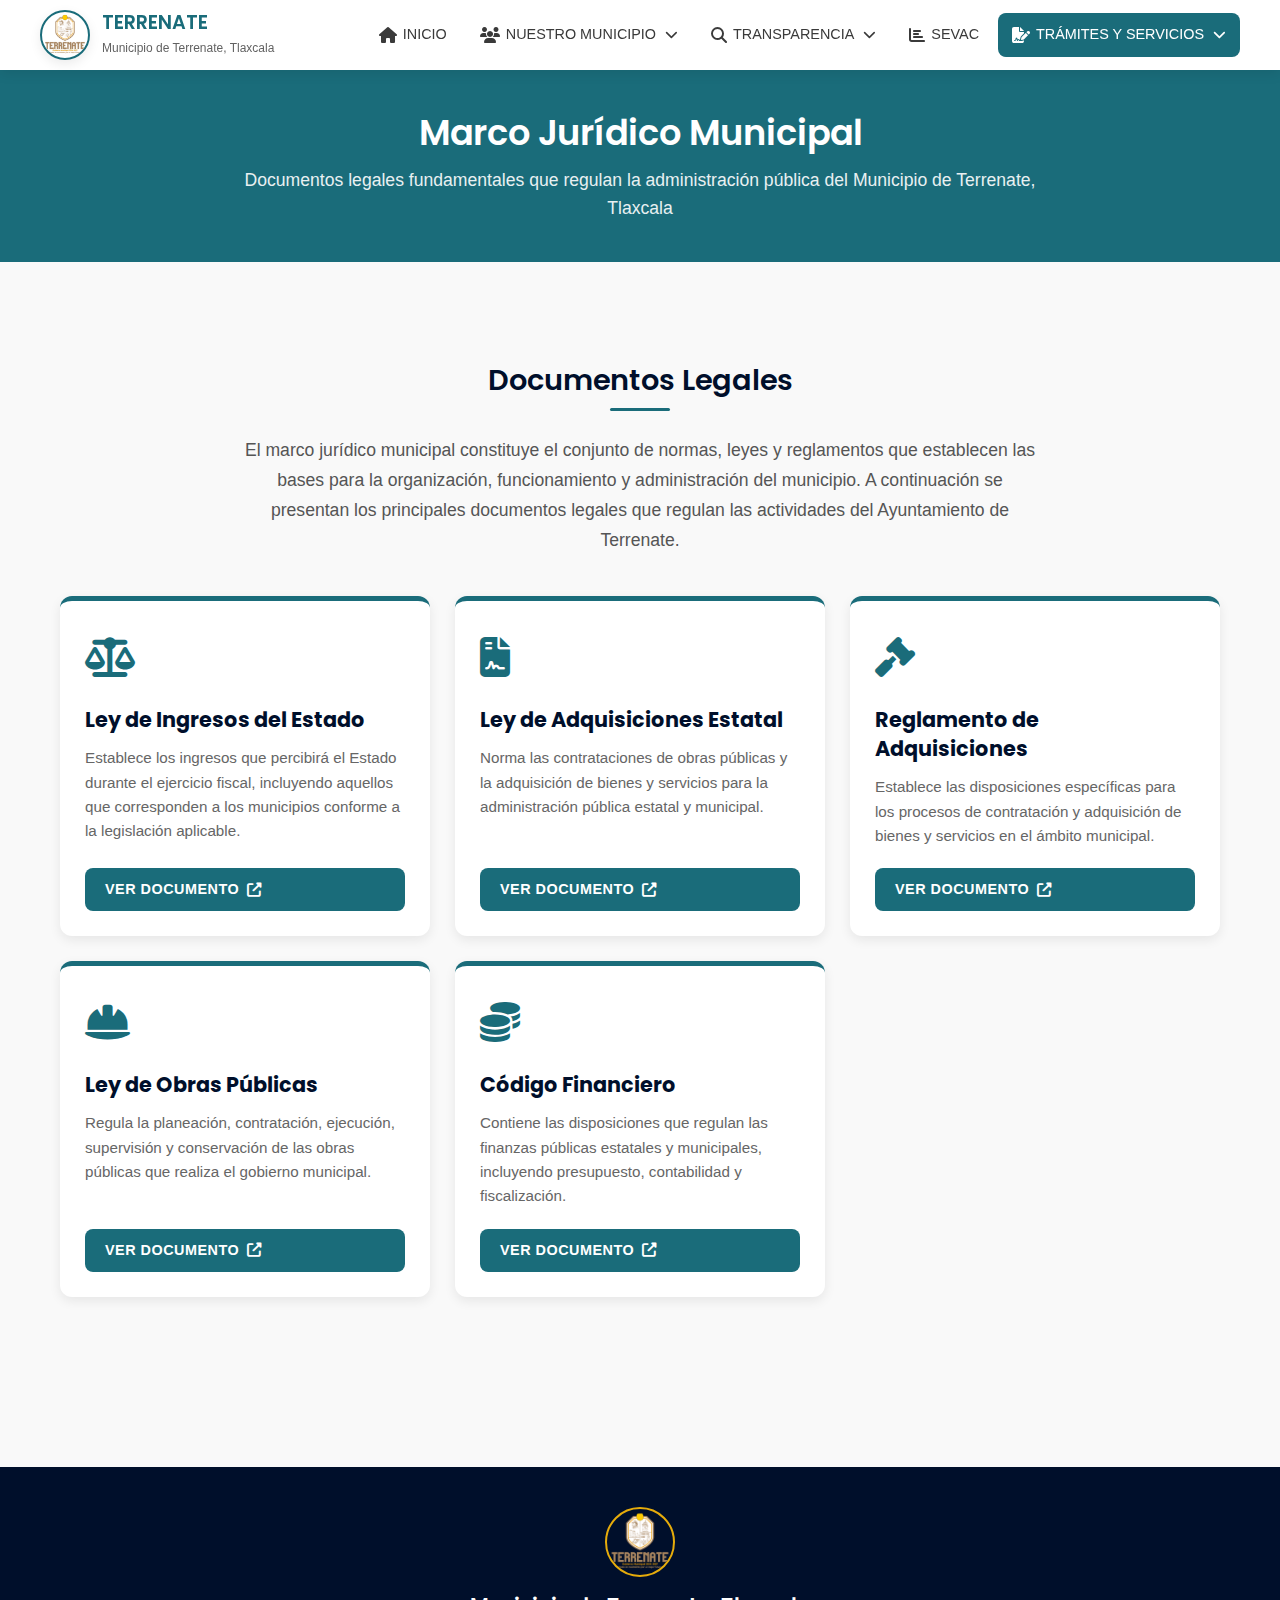
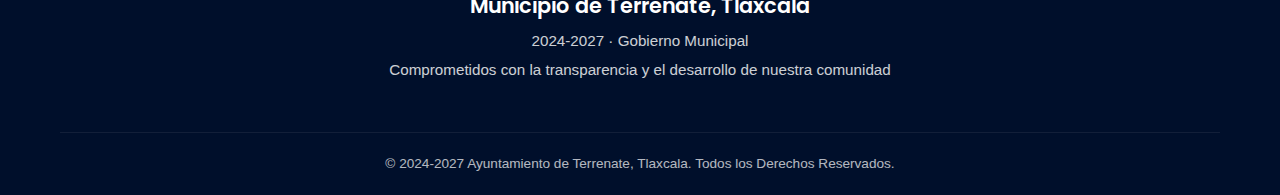
<file: marco-juridico.html>
<!DOCTYPE html>
<html lang="es">
<head>
    <meta charset="UTF-8">
    <meta name="viewport" content="width=device-width, initial-scale=1.0">
    <title>MARCO JURÍDICO - TERRENATE</title>
    <link rel="icon" href="img/cropped-Logo-Terrenate-2024-2027-150x150.png">
    <link rel="stylesheet" href="https://cdnjs.cloudflare.com/ajax/libs/font-awesome/6.4.0/css/all.min.css">
    <link href="https://fonts.googleapis.com/css2?family=Poppins:wght@400;500;600;700&display=swap" rel="stylesheet">
    <!-- Estilos generales del sitio -->
    <link rel="stylesheet" href="styles.css">
    <!-- Estilos específicos para la página Marco Jurídico -->
    <style>
        /* ===== ESTILOS EXCLUSIVOS DE MARCO JURÍDICO ===== */
        /* Estos estilos no están en styles.css y son necesarios para la cuadrícula de documentos */

        .legal-documents {
            margin-bottom: 50px;
        }

        .documents-intro {
            text-align: center;
            max-width: 800px;
            margin: 0 auto 40px;
            font-size: 1.1rem;
            line-height: 1.7;
            color: #555;
        }

        .documents-grid {
            display: grid;
            grid-template-columns: repeat(auto-fill, minmax(350px, 1fr));
            gap: 25px;
            margin-top: 30px;
        }

        .document-card {
            background-color: var(--light-color);
            border-radius: var(--border-radius-lg);
            box-shadow: var(--shadow);
            padding: 25px;
            transition: var(--transition);
            border-top: 5px solid var(--primary-color);
            display: flex;
            flex-direction: column;
            height: 100%;
        }

        .document-card:hover {
            transform: translateY(-8px);
            box-shadow: var(--shadow-hover);
        }

        .document-icon {
            font-size: 2.5rem;
            color: var(--primary-color);
            margin-bottom: 15px;
        }

        .document-title {
            font-size: 1.3rem;
            font-weight: 700;
            color: var(--secondary-color);
            margin-bottom: 12px;
            line-height: 1.4;
        }

        .document-description {
            color: #666;
            font-size: 0.95rem;
            line-height: 1.6;
            margin-bottom: 20px;
            flex-grow: 1;
        }

        .document-link {
            display: inline-flex;
            align-items: center;
            gap: 8px;
            background-color: var(--primary-color);
            color: var(--light-color);
            padding: 10px 20px;
            border-radius: var(--border-radius);
            font-weight: 600;
            font-size: 0.9rem;
            transition: var(--transition);
            text-transform: uppercase;
            letter-spacing: 0.5px;
            margin-top: auto;
        }

        .document-link:hover {
            background-color: var(--primary-dark);
            gap: 12px;
        }

        /* Resaltado para la página actual en el menú desplegable */
        .current-page {
            color: var(--accent-color);
            font-weight: 700;
        }

        /* Ajustes responsive exclusivos para la cuadrícula */
        @media (max-width: 992px) {
            .documents-grid {
                grid-template-columns: repeat(auto-fill, minmax(300px, 1fr));
            }
        }

        @media (max-width: 768px) {
            .documents-grid {
                grid-template-columns: 1fr;
            }
            .document-card {
                padding: 20px;
            }
        }

        @media (max-width: 480px) {
            .documents-intro {
                font-size: 1rem;
            }
            .document-title {
                font-size: 1.1rem;
            }
        }
    </style>
</head>
<body>
    <!-- Header y Navegación -->
    <header class="header">
        <div class="container header-container">
            <div class="header-content">
                <div class="logo">
                    <div class="logo-img">
                        <img src="img/cropped-Logo-Terrenate-2024-2027-150x150.png" alt="Logo Terrenate">
                    </div>
                    <div class="logo-text">
                        <h1>TERRENATE</h1>
                        <p>Municipio de Terrenate, Tlaxcala</p>
                    </div>
                </div>
                
                <button class="menu-toggle" id="menuToggle">
                    <i class="fas fa-bars"></i>
                </button>
                
                <div class="nav-overlay" id="navOverlay"></div>
                
                <nav class="nav-menu" id="navMenu">
                    <ul>
                        <li class="nav-item">
                            <a href="index.html" class="nav-link">
                                <i class="fas fa-home"></i>
                                <span>INICIO</span>
                            </a>
                        </li>

                        <li class="nav-item has-dropdown">
                            <a href="nuestro-municipio.html" class="nav-link">
                                <i class="fas fa-users"></i>
                                <span>NUESTRO MUNICIPIO</span>
                                <i class="fas fa-chevron-down"></i>
                            </a>
                            <ul class="dropdown">
                                <li><a href="marco-juridico.html" class="dropdown-item">
                                    <i class="fas fa-file-alt"></i>
                                    <span>MARCO JURÍDICO</span>
                                </a></li>
                            </ul>
                        </li>

                        <li class="nav-item has-dropdown">
                            <a href="transparencia.html" class="nav-link">
                                <i class="fas fa-search"></i>
                                <span>TRANSPARENCIA</span>
                                <i class="fas fa-chevron-down"></i>
                            </a>
                            <ul class="dropdown">
                                <li><a href="avisos-de-privacidad.html" class="dropdown-item">
                                    <i class="fas fa-file-alt"></i>
                                    <span>AVISOS DE PRIVACIDAD</span>
                                </a></li>
                            </ul>
                        </li>

                        <li class="nav-item">
                            <a href="sevac.html" class="nav-link">
                                <i class="fas fa-chart-bar"></i>
                                <span>SEVAC</span>
                            </a>
                        </li>

                        <!-- TRÁMITES Y SERVICIOS activo -->
                        <li class="nav-item has-dropdown">
                            <a href="tramites-servicios.html" class="nav-link active">
                                <i class="fas fa-file-signature"></i>
                                <span>TRÁMITES Y SERVICIOS</span>
                                <i class="fas fa-chevron-down"></i>
                            </a>
                            <ul class="dropdown">
                                <li><a href="tesoreria.html" class="dropdown-item">
                                    <i class="fas fa-money-bill"></i>
                                    <span>TESORERÍA</span>
                                </a></li>
                                <li><a href="obras-publicas.html" class="dropdown-item">
                                    <i class="fas fa-hammer"></i>
                                    <span>OBRAS PÚBLICAS</span>
                                </a></li>
                                <li><a href="registro-civil.html" class="dropdown-item">
                                    <i class="fas fa-id-card"></i>
                                    <span>REGISTRO CIVIL</span>
                                </a></li>
                                <li><a href="secretaria.html" class="dropdown-item">
                                    <i class="fas fa-user-tie"></i>
                                    <span>SECRETARÍA DEL AYUNTAMIENTO</span>
                                </a></li>
                                <li><a href="dif.html" class="dropdown-item">
                                    <i class="fas fa-comments"></i>
                                    <span>DIF</span>
                                </a></li>
                                <!-- Ítem activo: DESARROLLO ECONÓMICO -->
                                <li><a href="desarrollo-economico.html" class="dropdown-item active">
                                    <i class="fas fa-chart-area"></i>
                                    <span>DESARROLLO ECONÓMICO</span>
                                </a></li>
                                <li><a href="seguridad-publica.html" class="dropdown-item">
                                    <i class="fas fa-shield-alt"></i>
                                    <span>SEGURIDAD PÚBLICA</span>
                                </a></li>
                                <li><a href="servcios-municipales.html" class="dropdown-item">
                                    <i class="fas fa-tools"></i>
                                    <span>SERVICIOS MUNICIPALES</span>
                                </a></li>
                            </ul>
                        </li>
                    </ul>
                </nav>
            </div>
        </div>
    </header>

    <!-- Banner principal (estilos tomados de styles.css) -->
    <section class="banner">
        <div class="container">
            <h1>Marco Jurídico Municipal</h1>
            <p>Documentos legales fundamentales que regulan la administración pública del Municipio de Terrenate, Tlaxcala</p>
        </div>
    </section>

    <!-- Contenido principal -->
    <main class="main-container">
        <div class="container">
            <section class="legal-documents fade-in">
                <div class="section-title">
                    <h2>Documentos Legales</h2>
                </div>
                
                <p class="documents-intro">
                    El marco jurídico municipal constituye el conjunto de normas, leyes y reglamentos que establecen las bases para la organización, funcionamiento y administración del municipio. A continuación se presentan los principales documentos legales que regulan las actividades del Ayuntamiento de Terrenate.
                </p>
                
                <div class="documents-grid">
                    <!-- Documento 1 -->
                    <div class="document-card">
                        <div class="document-icon">
                            <i class="fas fa-balance-scale"></i>
                        </div>
                        <h3 class="document-title">Ley de Ingresos del Estado</h3>
                        <p class="document-description">
                            Establece los ingresos que percibirá el Estado durante el ejercicio fiscal, incluyendo aquellos que corresponden a los municipios conforme a la legislación aplicable.
                        </p>
                        <a href="MARCO JURÍDICO/LEY-INGRESOS-ESTATAL-2024.pdf" class="document-link" target="_blank">
                            <span>Ver Documento</span>
                            <i class="fas fa-external-link-alt"></i>
                        </a>
                    </div>
                    
                    <!-- Documento 2 -->
                    <div class="document-card">
                        <div class="document-icon">
                            <i class="fas fa-file-contract"></i>
                        </div>
                        <h3 class="document-title">Ley de Adquisiciones Estatal</h3>
                        <p class="document-description">
                            Norma las contrataciones de obras públicas y la adquisición de bienes y servicios para la administración pública estatal y municipal.
                        </p>
                        <a href="MARCO JURÍDICO/LEY-DE-ADQUISICIONE-ESTATAL.pdf" class="document-link" target="_blank">
                            <span>Ver Documento</span>
                            <i class="fas fa-external-link-alt"></i>
                        </a>
                    </div>
                    
                    <!-- Documento 3 -->
                    <div class="document-card">
                        <div class="document-icon">
                            <i class="fas fa-gavel"></i>
                        </div>
                        <h3 class="document-title">Reglamento de Adquisiciones</h3>
                        <p class="document-description">
                            Establece las disposiciones específicas para los procesos de contratación y adquisición de bienes y servicios en el ámbito municipal.
                        </p>
                        <a href="MARCO JURÍDICO/REGLAMENTO-LEY-ADQUISICIONES.pdf" class="document-link" target="_blank">
                            <span>Ver Documento</span>
                            <i class="fas fa-external-link-alt"></i>
                        </a>
                    </div>
                    
                    <!-- Documento 4 -->
                    <div class="document-card">
                        <div class="document-icon">
                            <i class="fas fa-hard-hat"></i>
                        </div>
                        <h3 class="document-title">Ley de Obras Públicas</h3>
                        <p class="document-description">
                            Regula la planeación, contratación, ejecución, supervisión y conservación de las obras públicas que realiza el gobierno municipal.
                        </p>
                        <a href="MARCO JURÍDICO/LEY-OBRAS-PUBLICAS.pdf" class="document-link" target="_blank">
                            <span>Ver Documento</span>
                            <i class="fas fa-external-link-alt"></i>
                        </a>
                    </div>
                    
                    <!-- Documento 5 -->
                    <div class="document-card">
                        <div class="document-icon">
                            <i class="fas fa-coins"></i>
                        </div>
                        <h3 class="document-title">Código Financiero</h3>
                        <p class="document-description">
                            Contiene las disposiciones que regulan las finanzas públicas estatales y municipales, incluyendo presupuesto, contabilidad y fiscalización.
                        </p>
                        <a href="MARCO JURÍDICO/CODIGO-FINANCIERO.pdf" class="document-link" target="_blank">
                            <span>Ver Documento</span>
                            <i class="fas fa-external-link-alt"></i>
                        </a>
                    </div>
                </div>
            </section>
        </div>
    </main>

    <!-- Footer -->
    <footer class="footer">
        <div class="container footer-container">
            <div class="footer-logo">
                <div class="footer-logo-img">
                    <img src="img/cropped-Logo-Terrenate-2024-2027-150x150.png" alt="Logo Terrenate">
                </div>
                <div class="footer-text">
                    <h3>Municipio de Terrenate, Tlaxcala</h3>
                    <p>2024-2027 · Gobierno Municipal</p>
                    <p>Comprometidos con la transparencia y el desarrollo de nuestra comunidad</p>
                </div>
            </div>
            
            <div class="copyright">
                <p>© 2024-2027 Ayuntamiento de Terrenate, Tlaxcala. Todos los Derechos Reservados.</p>
            </div>
        </div>
    </footer>

    <script src="script.js"></script>
</body>
</html>
</file>
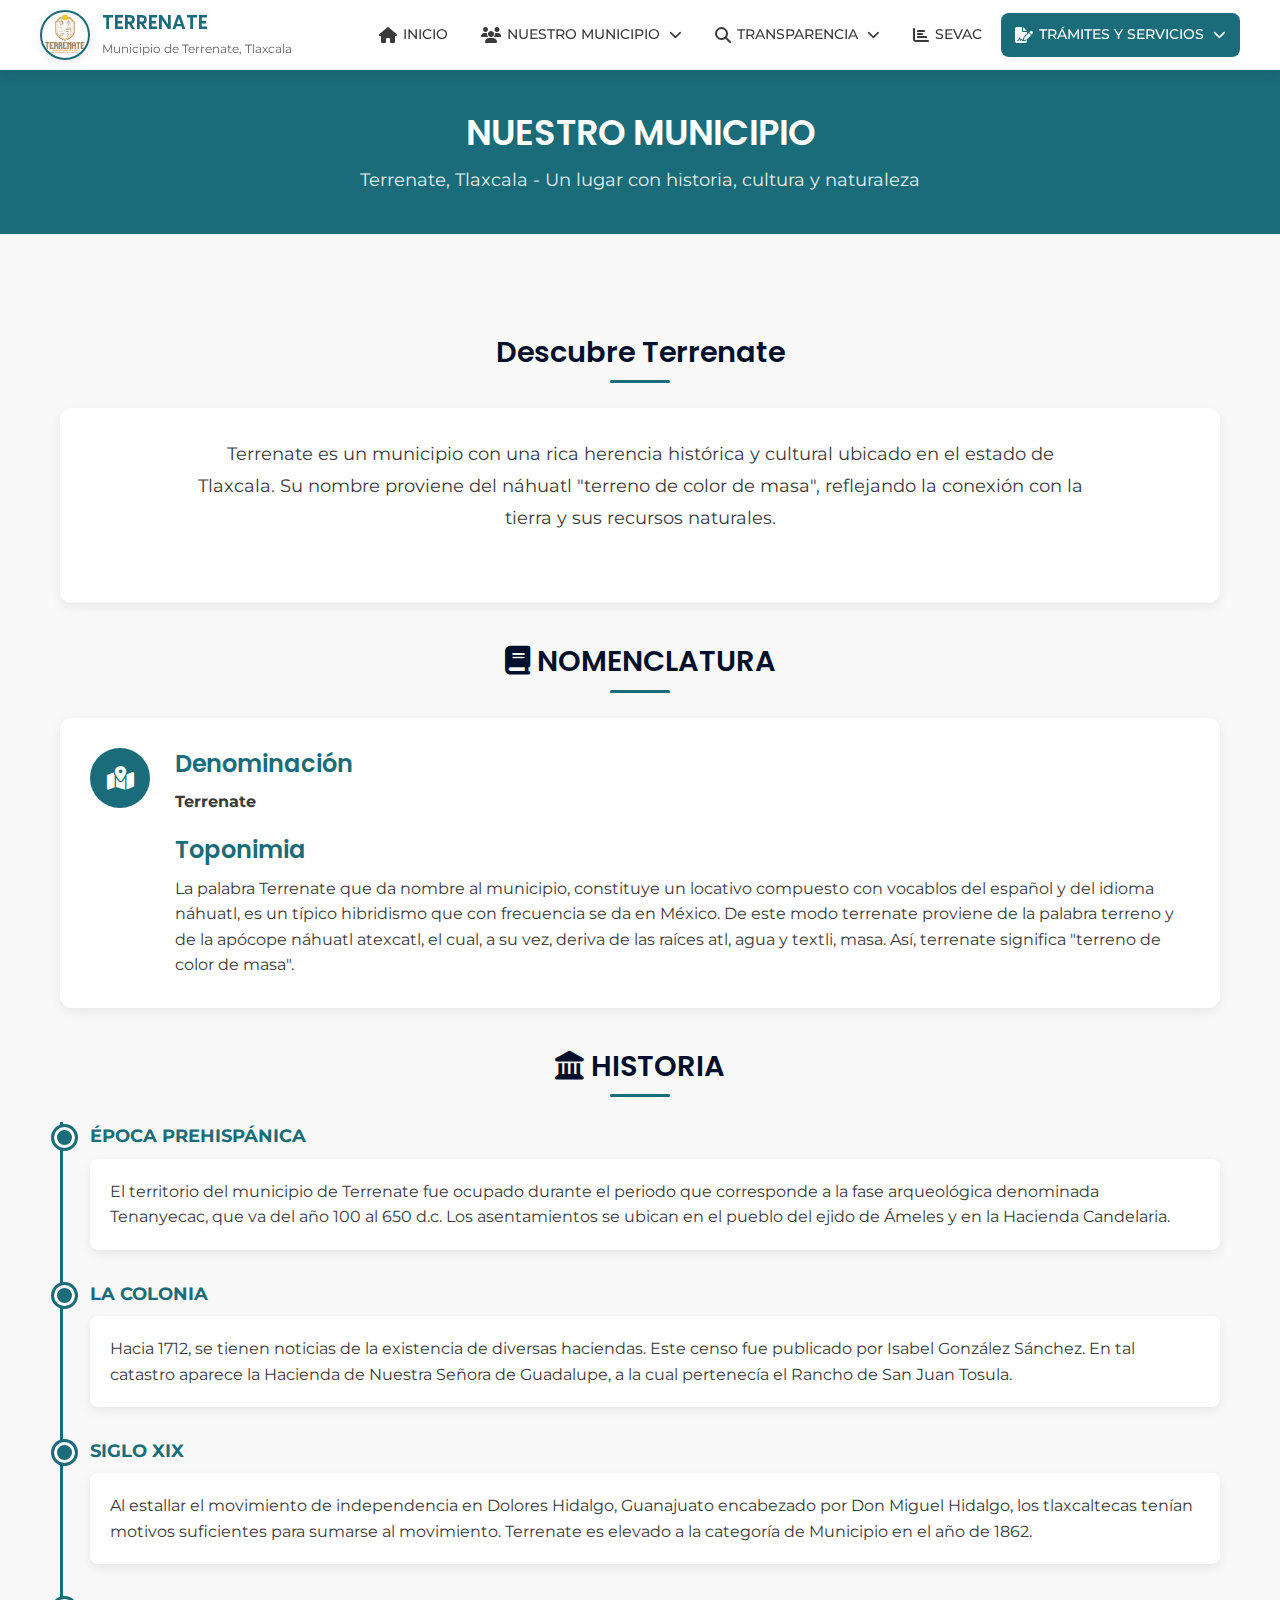
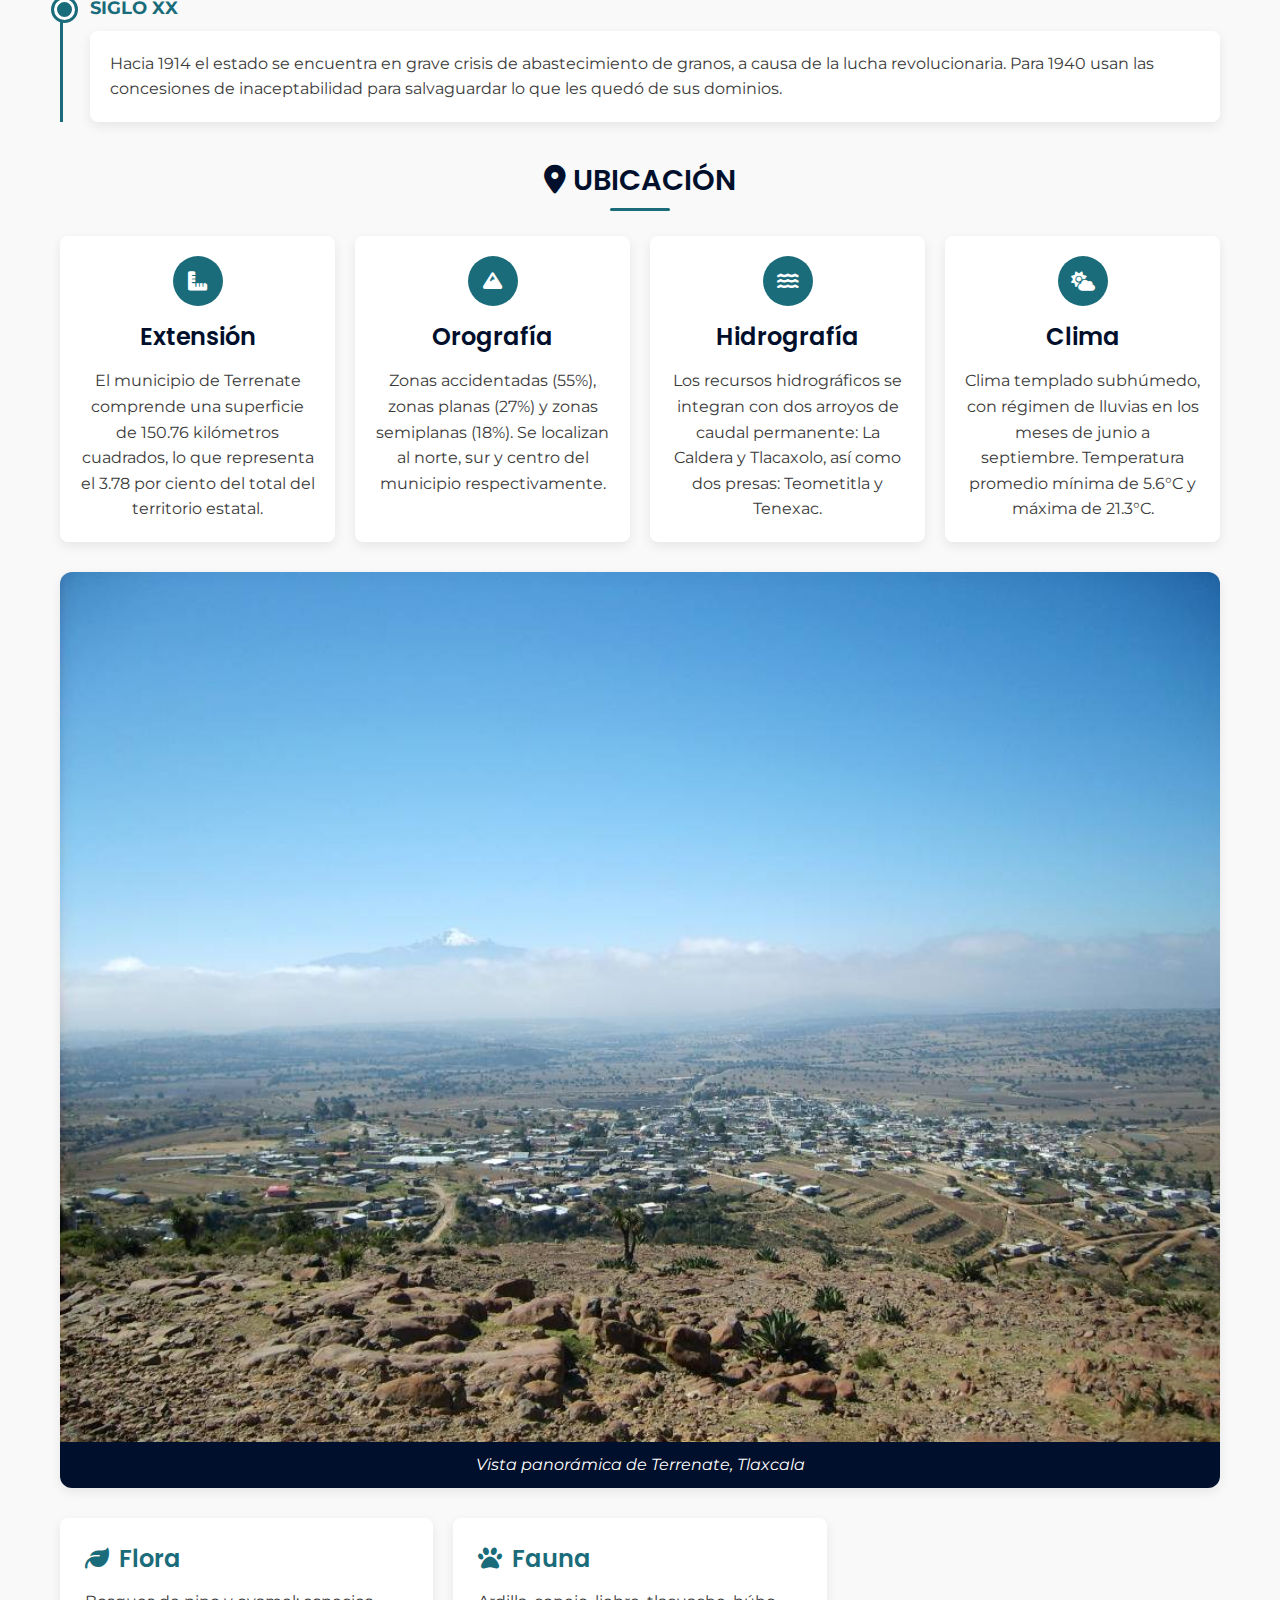
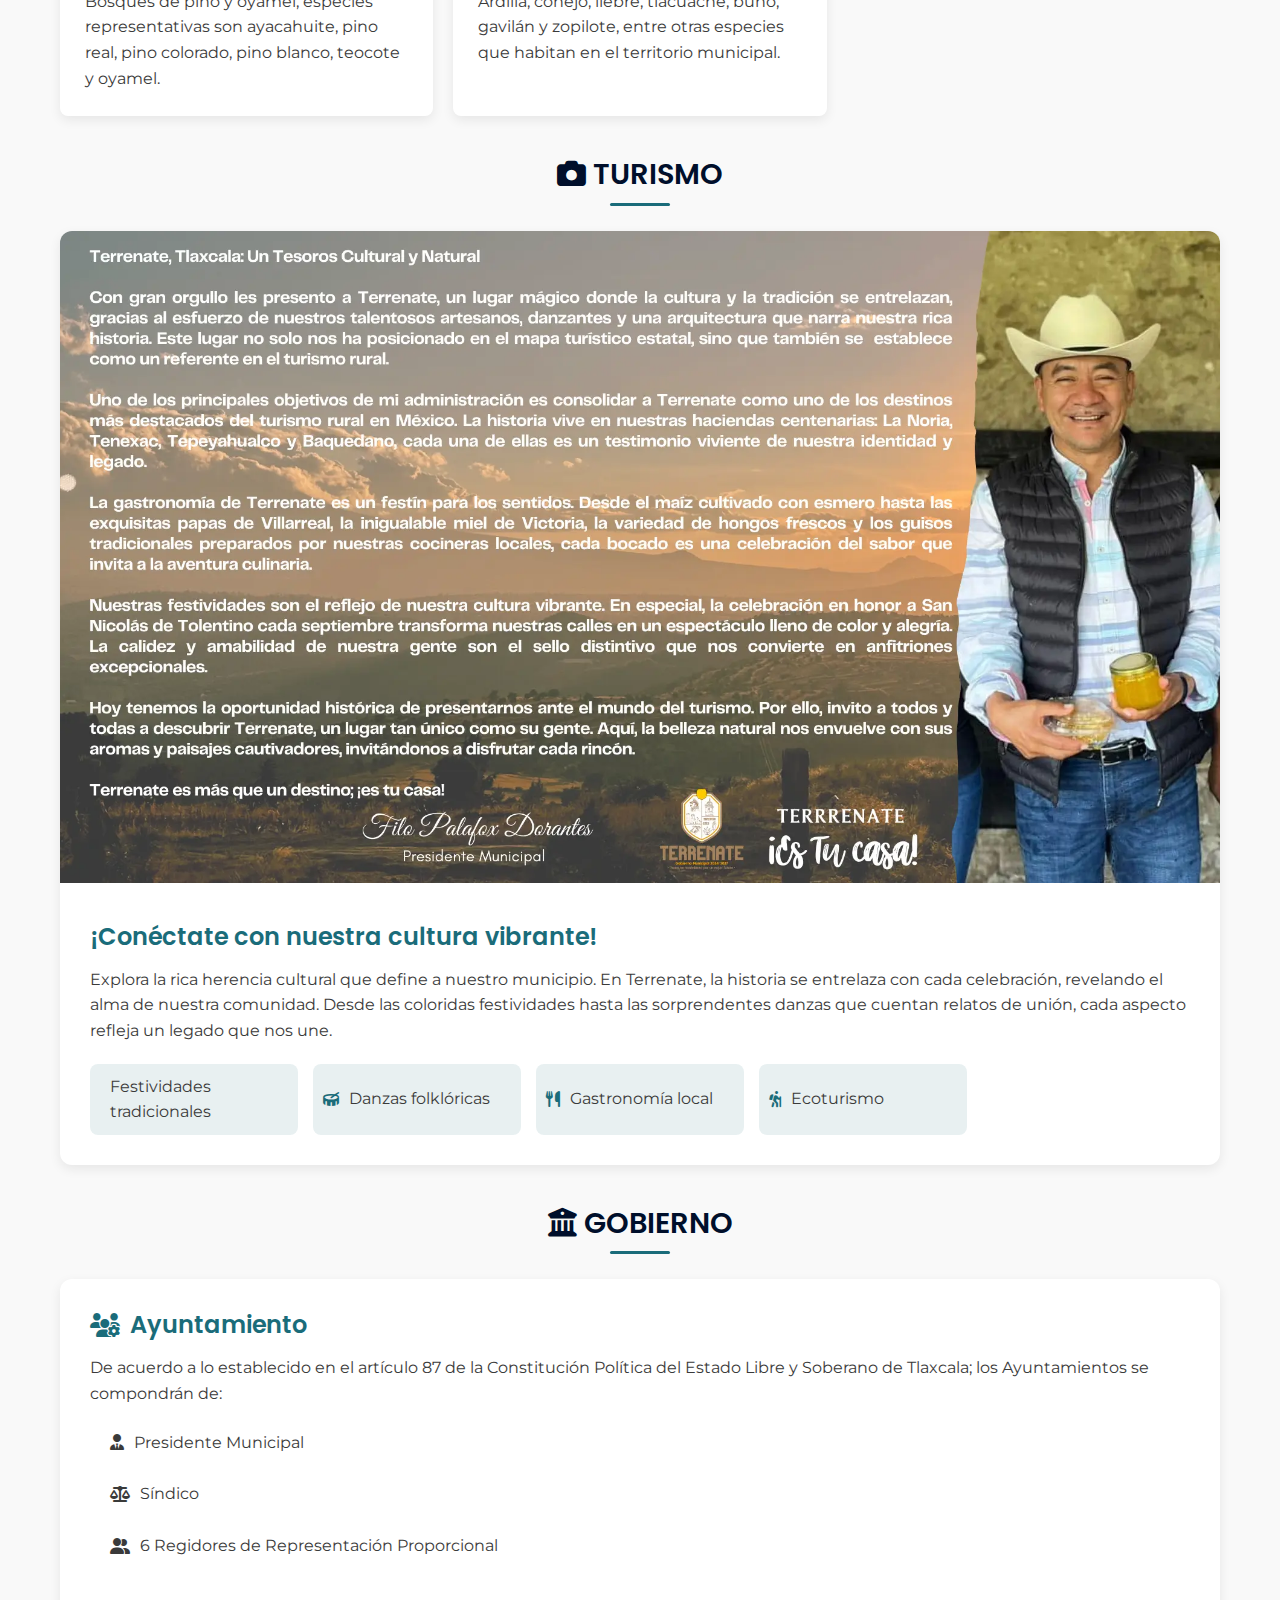
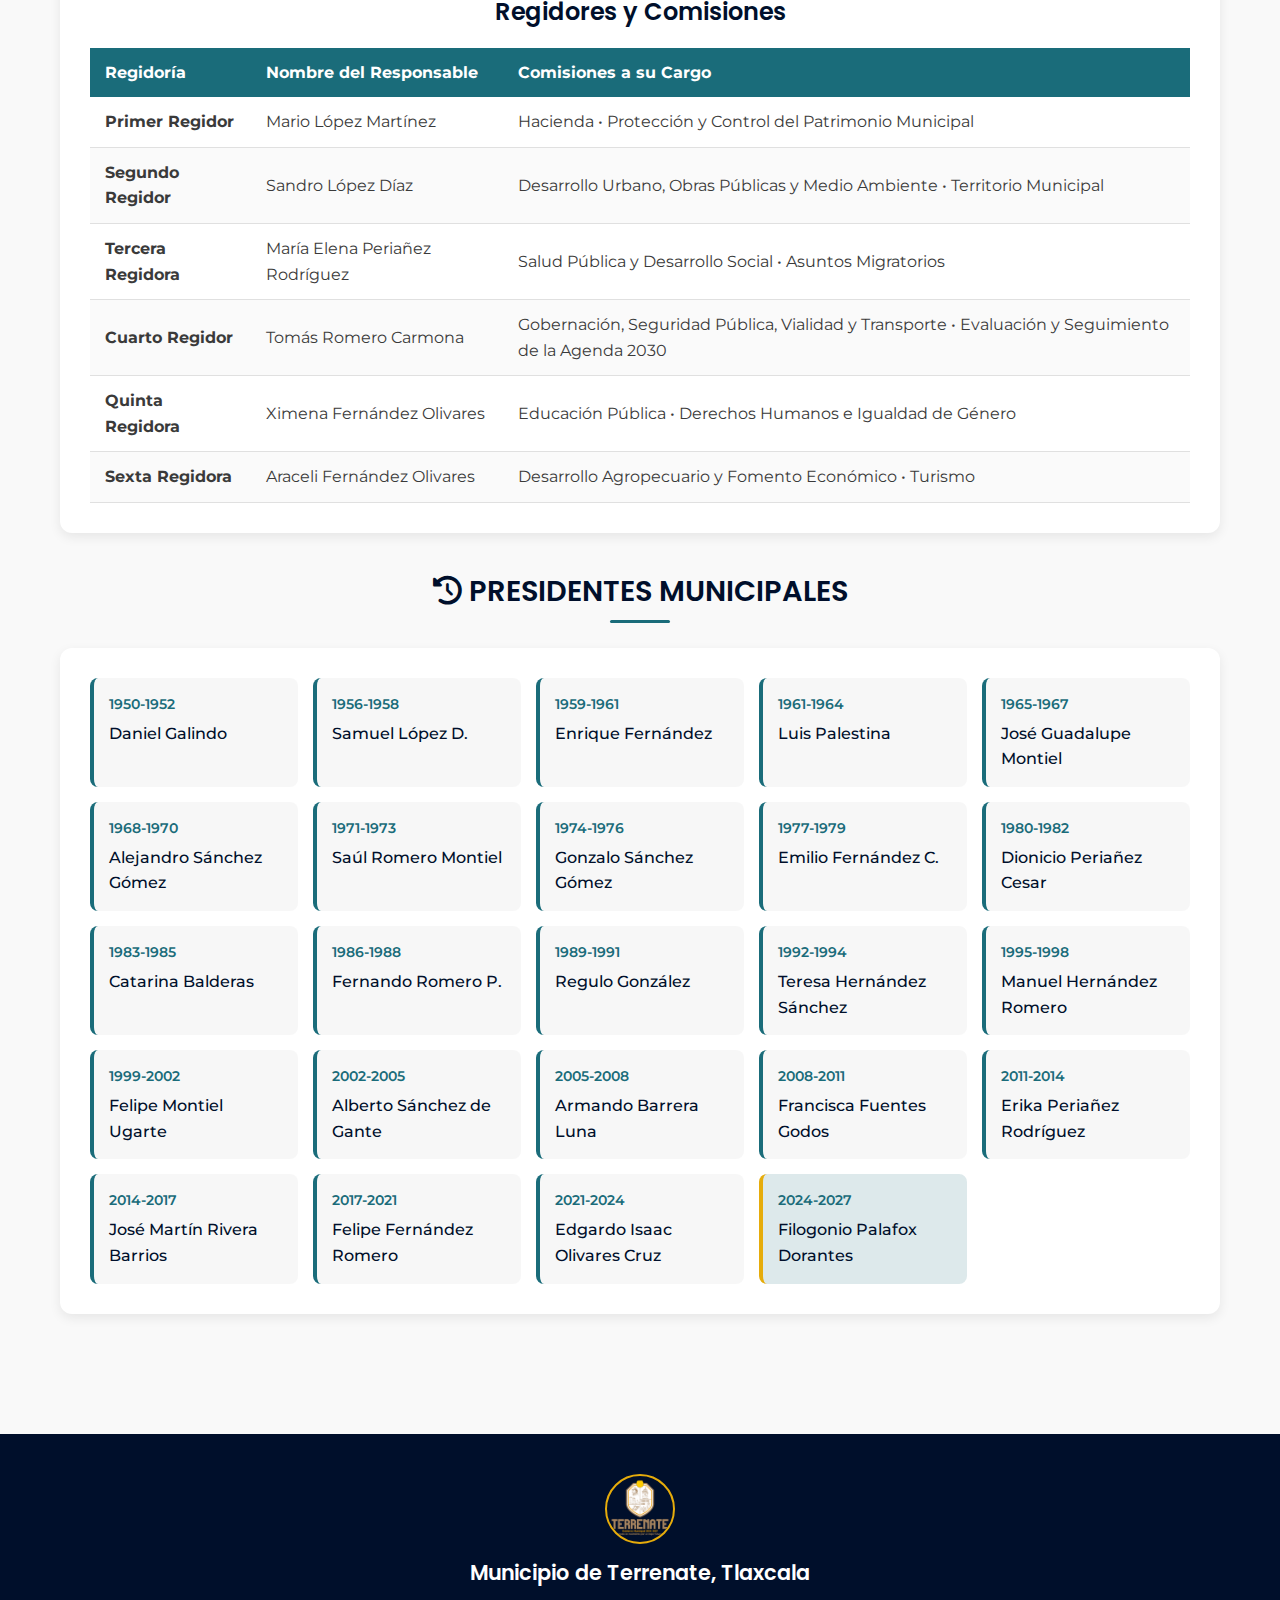
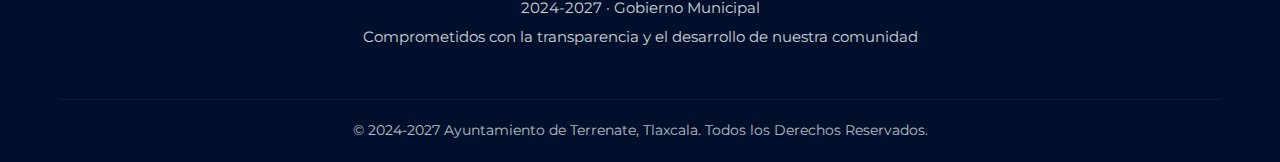
<file: nuestro-municipio.html>
<!DOCTYPE html>
<html lang="es">
<head>
    <meta charset="UTF-8">
    <meta name="viewport" content="width=device-width, initial-scale=1.0">
    <title>NUESTRO MUNICIPIO - TERRENATE</title>
    <link rel="stylesheet" href="styles.css">
    <link rel="stylesheet" href="https://cdnjs.cloudflare.com/ajax/libs/font-awesome/6.4.0/css/all.min.css">
    <link href="https://fonts.googleapis.com/css2?family=Poppins:wght@400;500;600;700&family=Montserrat:wght@400;500;600&display=swap" rel="stylesheet">
    <link rel="icon" href="img/cropped-Logo-Terrenate-2024-2027-150x150.png" sizes="32x32" />
</head>
<body>
    <!-- Header y Navegación -->
    <header class="header">
        <div class="container header-container">
            <div class="header-content">
                <div class="logo">
                    <div class="logo-img">
                        <img src="img/cropped-Logo-Terrenate-2024-2027-150x150.png" alt="Logo Terrenate">
                    </div>
                    <div class="logo-text">
                        <h1>TERRENATE</h1>
                        <p>Municipio de Terrenate, Tlaxcala</p>
                    </div>
                </div>
                
                <button class="menu-toggle" id="menuToggle">
                    <i class="fas fa-bars"></i>
                </button>
                
                <div class="nav-overlay" id="navOverlay"></div> <!-- MOVER AQUÍ -->
                
                <nav class="nav-menu" id="navMenu">
                    <ul>
                        
                        <li class="nav-item">
                            <a href="index.html" class="nav-link">
                                <i class="fas fa-home"></i>
                                <span>INICIO</span>
                            </a>
                        </li>

                        <li class="nav-item has-dropdown">
                            <a href="nuestro-municipio.html" class="nav-link">
                                <i class="fas fa-users"></i>
                                <span>NUESTRO MUNICIPIO</span>
                                <i class="fas fa-chevron-down"></i>
                            </a>
                            <ul class="dropdown">
                                <li><a href="marco-juridico.html" class="dropdown-item">
                                    <i class="fas fa-file-alt"></i>
                                    <span>MARCO JURÍDICO</span>
                                </a></li>
                            </ul>
                        </li>

                        <li class="nav-item has-dropdown">
                            <a href="transparencia.html" class="nav-link">
                                <i class="fas fa-search"></i>
                                <span>TRANSPARENCIA</span>
                                <i class="fas fa-chevron-down"></i>
                            </a>
                            <ul class="dropdown">
                                <li><a href="avisos-de-privacidad.html" class="dropdown-item">
                                    <i class="fas fa-file-alt"></i>
                                    <span>AVISOS DE PRIVACIDAD</span>
                                </a></li>
                            </ul>
                        </li>

                        <li class="nav-item">
                            <a href="sevac.html" class="nav-link">
                                <i class="fas fa-chart-bar"></i>
                                <span>SEVAC</span>
                            </a>
                        </li>

                        <!-- TRÁMITES Y SERVICIOS activo -->
                        <li class="nav-item has-dropdown">
                            <a href="tramites-servicios.html" class="nav-link active">
                                <i class="fas fa-file-signature"></i>
                                <span>TRÁMITES Y SERVICIOS</span>
                                <i class="fas fa-chevron-down"></i>
                            </a>
                            <ul class="dropdown">
                                <li><a href="tesoreria.html" class="dropdown-item">
                                    <i class="fas fa-money-bill"></i>
                                    <span>TESORERÍA</span>
                                </a></li>
                                <li><a href="obras-publicas.html" class="dropdown-item">
                                    <i class="fas fa-hammer"></i>
                                    <span>OBRAS PÚBLICAS</span>
                                </a></li>
                                <li><a href="registro-civil.html" class="dropdown-item">
                                    <i class="fas fa-id-card"></i>
                                    <span>REGISTRO CIVIL</span>
                                </a></li>
                                <li><a href="secretaria.html" class="dropdown-item">
                                    <i class="fas fa-user-tie"></i>
                                    <span>SECRETARÍA DEL AYUNTAMIENTO</span>
                                </a></li>
                                <li><a href="dif.html" class="dropdown-item">
                                    <i class="fas fa-comments"></i>
                                    <span>DIF</span>
                                </a></li>
                                <!-- Ítem activo: DESARROLLO ECONÓMICO -->
                                <li><a href="desarrollo-economico.html" class="dropdown-item active">
                                    <i class="fas fa-chart-area"></i>
                                    <span>DESARROLLO ECONÓMICO</span>
                                </a></li>
                                <li><a href="seguridad-publica.html" class="dropdown-item">
                                    <i class="fas fa-shield-alt"></i>
                                    <span>SEGURIDAD PÚBLICA</span>
                                </a></li>
                                <li><a href="servcios-municipales.html" class="dropdown-item">
                                    <i class="fas fa-tools"></i>
                                    <span>SERVICIOS MUNICIPALES</span>
                                </a></li>
                            </ul>
                        </li>
                    </ul>
                </nav>
            </div>
        </div>
    </header>

    <!-- Banner Principal -->
    <section class="banner fade-in">
        <div class="container">
            <h1>NUESTRO MUNICIPIO</h1>
            <p>Terrenate, Tlaxcala - Un lugar con historia, cultura y naturaleza</p>
        </div>
    </section>

    <!-- Contenido Principal -->
    <main class="main-container">
        <div class="container">
            <!-- Introducción -->
            <section class="intro-section fade-in">
                <div class="section-title">
                    <h2>Descubre Terrenate</h2>
                </div>
                <div class="intro-content">
                    <p style="text-align: center; font-size: 1.1rem; max-width: 900px; margin: 0 auto 40px; line-height: 1.8;">
                        Terrenate es un municipio con una rica herencia histórica y cultural ubicado en el estado de Tlaxcala. 
                        Su nombre proviene del náhuatl "terreno de color de masa", reflejando la conexión con la tierra y sus recursos naturales.
                    </p>
                </div>
            </section>

            <!-- NOMENCLATURA -->
            <section class="info-section fade-in">
                <div class="section-title">
                    <h2><i class="fas fa-book"></i> NOMENCLATURA</h2>
                </div>
                <div class="info-card">
                    <div class="info-icon">
                        <i class="fas fa-map-marked-alt"></i>
                    </div>
                    <div class="info-content">
                        <h3>Denominación</h3>
                        <p><strong>Terrenate</strong></p>
                        <h3 style="margin-top: 20px;">Toponimia</h3>
                        <p>La palabra Terrenate que da nombre al municipio, constituye un locativo compuesto con vocablos del español y del idioma náhuatl, es un típico hibridismo que con frecuencia se da en México. De este modo terrenate proviene de la palabra terreno y de la apócope náhuatl atexcatl, el cual, a su vez, deriva de las raíces atl, agua y textli, masa. Así, terrenate significa "terreno de color de masa".</p>
                    </div>
                </div>
            </section>

            <!-- HISTORIA -->
            <section class="info-section fade-in">
                <div class="section-title">
                    <h2><i class="fas fa-landmark"></i> HISTORIA</h2>
                </div>
                <div class="timeline">
                    <div class="timeline-item">
                        <div class="timeline-year">ÉPOCA PREHISPÁNICA</div>
                        <div class="timeline-content">
                            <p>El territorio del municipio de Terrenate fue ocupado durante el periodo que corresponde a la fase arqueológica denominada Tenanyecac, que va del año 100 al 650 d.c. Los asentamientos se ubican en el pueblo del ejido de Ámeles y en la Hacienda Candelaria.</p>
                        </div>
                    </div>
                    <div class="timeline-item">
                        <div class="timeline-year">LA COLONIA</div>
                        <div class="timeline-content">
                            <p>Hacia 1712, se tienen noticias de la existencia de diversas haciendas. Este censo fue publicado por Isabel González Sánchez. En tal catastro aparece la Hacienda de Nuestra Señora de Guadalupe, a la cual pertenecía el Rancho de San Juan Tosula.</p>
                        </div>
                    </div>
                    <div class="timeline-item">
                        <div class="timeline-year">SIGLO XIX</div>
                        <div class="timeline-content">
                            <p>Al estallar el movimiento de independencia en Dolores Hidalgo, Guanajuato encabezado por Don Miguel Hidalgo, los tlaxcaltecas tenían motivos suficientes para sumarse al movimiento. Terrenate es elevado a la categoría de Municipio en el año de 1862.</p>
                        </div>
                    </div>
                    <div class="timeline-item">
                        <div class="timeline-year">SIGLO XX</div>
                        <div class="timeline-content">
                            <p>Hacia 1914 el estado se encuentra en grave crisis de abastecimiento de granos, a causa de la lucha revolucionaria. Para 1940 usan las concesiones de inaceptabilidad para salvaguardar lo que les quedó de sus dominios.</p>
                        </div>
                    </div>
                </div>
            </section>

            <!-- UBICACIÓN -->
            <section class="info-section fade-in">
                <div class="section-title">
                    <h2><i class="fas fa-map-marker-alt"></i> UBICACIÓN</h2>
                </div>
                <div class="location-grid">
                    <div class="location-card">
                        <div class="location-icon">
                            <i class="fas fa-ruler-combined"></i>
                        </div>
                        <h3>Extensión</h3>
                        <p>El municipio de Terrenate comprende una superficie de 150.76 kilómetros cuadrados, lo que representa el 3.78 por ciento del total del territorio estatal.</p>
                    </div>
                    <div class="location-card">
                        <div class="location-icon">
                            <i class="fas fa-mountain"></i>
                        </div>
                        <h3>Orografía</h3>
                        <p>Zonas accidentadas (55%), zonas planas (27%) y zonas semiplanas (18%). Se localizan al norte, sur y centro del municipio respectivamente.</p>
                    </div>
                    <div class="location-card">
                        <div class="location-icon">
                            <i class="fas fa-water"></i>
                        </div>
                        <h3>Hidrografía</h3>
                        <p>Los recursos hidrográficos se integran con dos arroyos de caudal permanente: La Caldera y Tlacaxolo, así como dos presas: Teometitla y Tenexac.</p>
                    </div>
                    <div class="location-card">
                        <div class="location-icon">
                            <i class="fas fa-cloud-sun"></i>
                        </div>
                        <h3>Clima</h3>
                        <p>Clima templado subhúmedo, con régimen de lluvias en los meses de junio a septiembre. Temperatura promedio mínima de 5.6°C y máxima de 21.3°C.</p>
                    </div>
                </div>
                
                <div class="location-image">
                    <img src="img/Panoramica_Terrenate.jpg" alt="Panorámica de Terrenate">
                    <div class="image-caption">Vista panorámica de Terrenate, Tlaxcala</div>
                </div>
                
                <div class="flora-fauna">
                    <div class="flora-fauna-card">
                        <h3><i class="fas fa-leaf"></i> Flora</h3>
                        <p>Bosques de pino y oyamel; especies representativas son ayacahuite, pino real, pino colorado, pino blanco, teocote y oyamel.</p>
                    </div>
                    <div class="flora-fauna-card">
                        <h3><i class="fas fa-paw"></i> Fauna</h3>
                        <p>Ardilla, conejo, liebre, tlacuache, búho, gavilán y zopilote, entre otras especies que habitan en el territorio municipal.</p>
                    </div>
                </div>
            </section>

            <!-- TURISMO -->
            <section class="info-section fade-in">
                <div class="section-title">
                    <h2><i class="fas fa-camera"></i> TURISMO</h2>
                </div>
                <div class="tourism-card">
                    <div class="tourism-image">
                        <img src="img/TURISMO.webp" alt="Turismo en Terrenate">
                    </div>
                    <div class="tourism-content">
                        <h3>¡Conéctate con nuestra cultura vibrante!</h3>
                        <p>Explora la rica herencia cultural que define a nuestro municipio. En Terrenate, la historia se entrelaza con cada celebración, revelando el alma de nuestra comunidad. Desde las coloridas festividades hasta las sorprendentes danzas que cuentan relatos de unión, cada aspecto refleja un legado que nos une.</p>
                        <div class="tourism-highlights">
                            <div class="highlight">
                                <i class="fas fa-festival"></i>
                                <span>Festividades tradicionales</span>
                            </div>
                            <div class="highlight">
                                <i class="fas fa-drum"></i>
                                <span>Danzas folklóricas</span>
                            </div>
                            <div class="highlight">
                                <i class="fas fa-utensils"></i>
                                <span>Gastronomía local</span>
                            </div>
                            <div class="highlight">
                                <i class="fas fa-hiking"></i>
                                <span>Ecoturismo</span>
                            </div>
                        </div>
                    </div>
                </div>
            </section>

            <!-- GOBIERNO -->
            <section class="info-section fade-in">
                <div class="section-title">
                    <h2><i class="fas fa-university"></i> GOBIERNO</h2>
                </div>
                <div class="government-info">
                    <div class="government-card">
                        <h3><i class="fas fa-users-cog"></i> Ayuntamiento</h3>
                        <p>De acuerdo a lo establecido en el artículo 87 de la Constitución Política del Estado Libre y Soberano de Tlaxcala; los Ayuntamientos se compondrán de:</p>
                        <ul class="government-list">
                            <li><i class="fas fa-user-tie"></i> Presidente Municipal</li>
                            <li><i class="fas fa-balance-scale"></i> Síndico</li>
                            <li><i class="fas fa-user-friends"></i> 6 Regidores de Representación Proporcional</li>
                        </ul>
                    </div>
                    
                    <div class="regidores-table">
                        <h3 style="text-align: center; margin-bottom: 20px;">Regidores y Comisiones</h3>
                        <table>
                            <thead>
                                <tr>
                                    <th>Regidoría</th>
                                    <th>Nombre del Responsable</th>
                                    <th>Comisiones a su Cargo</th>
                                </tr>
                            </thead>
                            <tbody>
                                <tr>
                                    <td><strong>Primer Regidor</strong></td>
                                    <td>Mario López Martínez</td>
                                    <td>Hacienda • Protección y Control del Patrimonio Municipal</td>
                                </tr>
                                <tr>
                                    <td><strong>Segundo Regidor</strong></td>
                                    <td>Sandro López Díaz</td>
                                    <td>Desarrollo Urbano, Obras Públicas y Medio Ambiente • Territorio Municipal</td>
                                </tr>
                                <tr>
                                    <td><strong>Tercera Regidora</strong></td>
                                    <td>María Elena Periañez Rodríguez</td>
                                    <td>Salud Pública y Desarrollo Social • Asuntos Migratorios</td>
                                </tr>
                                <tr>
                                    <td><strong>Cuarto Regidor</strong></td>
                                    <td>Tomás Romero Carmona</td>
                                    <td>Gobernación, Seguridad Pública, Vialidad y Transporte • Evaluación y Seguimiento de la Agenda 2030</td>
                                </tr>
                                <tr>
                                    <td><strong>Quinta Regidora</strong></td>
                                    <td>Ximena Fernández Olivares</td>
                                    <td>Educación Pública • Derechos Humanos e Igualdad de Género</td>
                                </tr>
                                <tr>
                                    <td><strong>Sexta Regidora</strong></td>
                                    <td>Araceli Fernández Olivares</td>
                                    <td>Desarrollo Agropecuario y Fomento Económico • Turismo</td>
                                </tr>
                            </tbody>
                        </table>
                    </div>
                </div>
            </section>

            <!-- PRESIDENTES -->
            <section class="info-section fade-in">
                <div class="section-title">
                    <h2><i class="fas fa-history"></i> PRESIDENTES MUNICIPALES</h2>
                </div>
                <div class="presidentes-container">
                    <div class="presidentes-timeline">
                        <div class="presidente-periodo">
                            <div class="periodo">1950-1952</div>
                            <div class="presidente">Daniel Galindo</div>
                        </div>
                        <div class="presidente-periodo">
                            <div class="periodo">1956-1958</div>
                            <div class="presidente">Samuel López D.</div>
                        </div>
                        <div class="presidente-periodo">
                            <div class="periodo">1959-1961</div>
                            <div class="presidente">Enrique Fernández</div>
                        </div>
                        <div class="presidente-periodo">
                            <div class="periodo">1961-1964</div>
                            <div class="presidente">Luis Palestina</div>
                        </div>
                        <div class="presidente-periodo">
                            <div class="periodo">1965-1967</div>
                            <div class="presidente">José Guadalupe Montiel</div>
                        </div>
                        <div class="presidente-periodo">
                            <div class="periodo">1968-1970</div>
                            <div class="presidente">Alejandro Sánchez Gómez</div>
                        </div>
                        <div class="presidente-periodo">
                            <div class="periodo">1971-1973</div>
                            <div class="presidente">Saúl Romero Montiel</div>
                        </div>
                        <div class="presidente-periodo">
                            <div class="periodo">1974-1976</div>
                            <div class="presidente">Gonzalo Sánchez Gómez</div>
                        </div>
                        <div class="presidente-periodo">
                            <div class="periodo">1977-1979</div>
                            <div class="presidente">Emilio Fernández C.</div>
                        </div>
                        <div class="presidente-periodo">
                            <div class="periodo">1980-1982</div>
                            <div class="presidente">Dionicio Periañez Cesar</div>
                        </div>
                        <div class="presidente-periodo">
                            <div class="periodo">1983-1985</div>
                            <div class="presidente">Catarina Balderas</div>
                        </div>
                        <div class="presidente-periodo">
                            <div class="periodo">1986-1988</div>
                            <div class="presidente">Fernando Romero P.</div>
                        </div>
                        <div class="presidente-periodo">
                            <div class="periodo">1989-1991</div>
                            <div class="presidente">Regulo González</div>
                        </div>
                        <div class="presidente-periodo">
                            <div class="periodo">1992-1994</div>
                            <div class="presidente">Teresa Hernández Sánchez</div>
                        </div>
                        <div class="presidente-periodo">
                            <div class="periodo">1995-1998</div>
                            <div class="presidente">Manuel Hernández Romero</div>
                        </div>
                        <div class="presidente-periodo">
                            <div class="periodo">1999-2002</div>
                            <div class="presidente">Felipe Montiel Ugarte</div>
                        </div>
                        <div class="presidente-periodo">
                            <div class="periodo">2002-2005</div>
                            <div class="presidente">Alberto Sánchez de Gante</div>
                        </div>
                        <div class="presidente-periodo">
                            <div class="periodo">2005-2008</div>
                            <div class="presidente">Armando Barrera Luna</div>
                        </div>
                        <div class="presidente-periodo">
                            <div class="periodo">2008-2011</div>
                            <div class="presidente">Francisca Fuentes Godos</div>
                        </div>
                        <div class="presidente-periodo">
                            <div class="periodo">2011-2014</div>
                            <div class="presidente">Erika Periañez Rodríguez</div>
                        </div>
                        <div class="presidente-periodo">
                            <div class="periodo">2014-2017</div>
                            <div class="presidente">José Martín Rivera Barrios</div>
                        </div>
                        <div class="presidente-periodo">
                            <div class="periodo">2017-2021</div>
                            <div class="presidente">Felipe Fernández Romero</div>
                        </div>
                        <div class="presidente-periodo">
                            <div class="periodo">2021-2024</div>
                            <div class="presidente">Edgardo Isaac Olivares Cruz</div>
                        </div>
                        <div class="presidente-periodo current">
                            <div class="periodo">2024-2027</div>
                            <div class="presidente">Filogonio Palafox Dorantes</div>
                        </div>
                    </div>
                </div>
            </section>
        </div>
    </main>

    <!-- Footer -->
    <footer class="footer">
        <div class="container footer-container">
            <div class="footer-logo">
                <div class="footer-logo-img">
                    <img src="img/cropped-Logo-Terrenate-2024-2027-150x150.png" alt="Logo Terrenate">
                </div>
                <div class="footer-text">
                    <h3>Municipio de Terrenate, Tlaxcala</h3>
                    <p>2024-2027 · Gobierno Municipal</p>
                    <p>Comprometidos con la transparencia y el desarrollo de nuestra comunidad</p>
                </div>
            </div>
            
            <div class="copyright">
                <p>© 2024-2027 Ayuntamiento de Terrenate, Tlaxcala. Todos los Derechos Reservados.</p>
            </div>
        </div>
    </footer>

    <!-- JavaScript para funcionalidad -->
    <script src="script.js"></script>
    
    <!-- Estilos adicionales para elementos nuevos -->
    <style>
        /* Estilos para los nuevos elementos */
        .intro-content {
            background-color: var(--light-color);
            padding: 30px;
            border-radius: var(--border-radius-lg);
            box-shadow: var(--shadow);
            margin-bottom: 40px;
        }
        
        .info-card {
            display: flex;
            align-items: flex-start;
            gap: 25px;
            background-color: var(--light-color);
            padding: 30px;
            border-radius: var(--border-radius-lg);
            box-shadow: var(--shadow);
            margin-bottom: 30px;
        }
        
        .info-icon {
            background-color: var(--primary-color);
            color: var(--light-color);
            width: 60px;
            height: 60px;
            border-radius: 50%;
            display: flex;
            align-items: center;
            justify-content: center;
            font-size: 1.5rem;
            flex-shrink: 0;
        }
        
        .info-content h3 {
            color: var(--primary-color);
            margin-bottom: 10px;
        }
        
        .timeline {
            position: relative;
            padding-left: 30px;
            margin-bottom: 30px;
        }
        
        .timeline:before {
            content: '';
            position: absolute;
            left: 0;
            top: 0;
            bottom: 0;
            width: 3px;
            background-color: var(--primary-color);
        }
        
        .timeline-item {
            position: relative;
            margin-bottom: 30px;
        }
        
        .timeline-item:before {
            content: '';
            position: absolute;
            left: -36px;
            top: 5px;
            width: 15px;
            height: 15px;
            border-radius: 50%;
            background-color: var(--primary-color);
            border: 3px solid var(--light-color);
            box-shadow: 0 0 0 3px var(--primary-color);
        }
        
        .timeline-year {
            font-weight: 700;
            color: var(--primary-color);
            margin-bottom: 8px;
            font-size: 1.1rem;
        }
        
        .timeline-content {
            background-color: var(--light-color);
            padding: 20px;
            border-radius: var(--border-radius);
            box-shadow: var(--shadow);
        }
        
        .location-grid {
            display: grid;
            grid-template-columns: repeat(auto-fill, minmax(250px, 1fr));
            gap: 20px;
            margin-bottom: 30px;
        }
        
        .location-card {
            background-color: var(--light-color);
            padding: 20px;
            border-radius: var(--border-radius);
            box-shadow: var(--shadow);
            text-align: center;
            transition: var(--transition);
        }
        
        .location-card:hover {
            transform: translateY(-5px);
            box-shadow: var(--shadow-hover);
        }
        
        .location-icon {
            background-color: var(--primary-color);
            color: var(--light-color);
            width: 50px;
            height: 50px;
            border-radius: 50%;
            display: flex;
            align-items: center;
            justify-content: center;
            font-size: 1.2rem;
            margin: 0 auto 15px;
        }
        
        .location-image {
            margin: 30px 0;
            border-radius: var(--border-radius-lg);
            overflow: hidden;
            box-shadow: var(--shadow);
        }
        
        .location-image img {
            width: 100%;
            height: auto;
            display: block;
        }
        
        .image-caption {
            background-color: var(--secondary-color);
            color: var(--light-color);
            padding: 10px 15px;
            text-align: center;
            font-style: italic;
        }
        
        .flora-fauna {
            display: grid;
            grid-template-columns: repeat(auto-fill, minmax(300px, 1fr));
            gap: 20px;
            margin-top: 30px;
        }
        
        .flora-fauna-card {
            background-color: var(--light-color);
            padding: 25px;
            border-radius: var(--border-radius);
            box-shadow: var(--shadow);
        }
        
        .flora-fauna-card h3 {
            display: flex;
            align-items: center;
            gap: 10px;
            color: var(--primary-color);
            margin-bottom: 15px;
        }
        
        .tourism-card {
            display: flex;
            flex-direction: column;
            background-color: var(--light-color);
            border-radius: var(--border-radius-lg);
            overflow: hidden;
            box-shadow: var(--shadow);
        }
        
        .tourism-image img {
            width: 100%;
            height:  height: auto; ;
            object-fit: cover;
        }
        
        .tourism-content {
            padding: 30px;
        }
        
        .tourism-content h3 {
            color: var(--primary-color);
            margin-bottom: 15px;
        }
        
        .tourism-highlights {
            display: grid;
            grid-template-columns: repeat(auto-fill, minmax(200px, 1fr));
            gap: 15px;
            margin-top: 20px;
        }
        
        .highlight {
            display: flex;
            align-items: center;
            gap: 10px;
            padding: 10px;
            background-color: rgba(26, 108, 122, 0.1);
            border-radius: var(--border-radius);
        }
        
        .highlight i {
            color: var(--primary-color);
        }
        
        .government-info {
            background-color: var(--light-color);
            padding: 30px;
            border-radius: var(--border-radius-lg);
            box-shadow: var(--shadow);
        }
        
        .government-card {
            margin-bottom: 30px;
        }
        
        .government-card h3 {
            display: flex;
            align-items: center;
            gap: 10px;
            color: var(--primary-color);
            margin-bottom: 15px;
        }
        
        .government-list {
            margin-left: 20px;
            margin-top: 15px;
        }
        
        .government-list li {
            display: flex;
            align-items: center;
            gap: 10px;
            margin-bottom: 10px;
            padding: 8px 0;
        }
        
        .regidores-table {
            overflow-x: auto;
        }
        
        .regidores-table table {
            width: 100%;
            border-collapse: collapse;
            margin-top: 20px;
        }
        
        .regidores-table th {
            background-color: var(--primary-color);
            color: var(--light-color);
            padding: 12px 15px;
            text-align: left;
        }
        
        .regidores-table td {
            padding: 12px 15px;
            border-bottom: 1px solid var(--gray-medium);
        }
        
        .regidores-table tr:nth-child(even) {
            background-color: rgba(245, 245, 245, 0.5);
        }
        
        .regidores-table tr:hover {
            background-color: rgba(26, 108, 122, 0.1);
        }
        
        .presidentes-container {
            background-color: var(--light-color);
            padding: 30px;
            border-radius: var(--border-radius-lg);
            box-shadow: var(--shadow);
        }
        
        .presidentes-timeline {
            display: grid;
            grid-template-columns: repeat(auto-fill, minmax(200px, 1fr));
            gap: 15px;
        }
        
        .presidente-periodo {
            background-color: rgba(245, 245, 245, 0.8);
            padding: 15px;
            border-radius: var(--border-radius);
            border-left: 4px solid var(--primary-color);
            transition: var(--transition);
        }
        
        .presidente-periodo:hover {
            transform: translateY(-3px);
            box-shadow: 0 5px 15px rgba(0, 0, 0, 0.1);
        }
        
        .presidente-periodo.current {
            background-color: rgba(26, 108, 122, 0.15);
            border-left-color: var(--accent-color);
        }
        
        .periodo {
            font-weight: 600;
            color: var(--primary-color);
            margin-bottom: 5px;
            font-size: 0.9rem;
        }
        
        .presidente {
            font-weight: 500;
            color: var(--secondary-color);
        }
        
        /* Responsive */
        @media (max-width: 768px) {
            .info-card {
                flex-direction: column;
                align-items: center;
                text-align: center;
            }
            
            .location-grid, .flora-fauna, .tourism-highlights, .presidentes-timeline {
                grid-template-columns: 1fr;
            }
            
            .timeline {
                padding-left: 20px;
            }
            
            .timeline-item:before {
                left: -26px;
            }
            
            .regidores-table {
                font-size: 0.9rem;
            }
            
            .regidores-table th, .regidores-table td {
                padding: 8px 10px;
            }
        }
        
        @media (max-width: 480px) {
            .info-card, .government-info, .presidentes-container {
                padding: 20px;
            }
            
            .tourism-content {
                padding: 20px;
            }
        }
    </style>
</body>
</html>
</file>
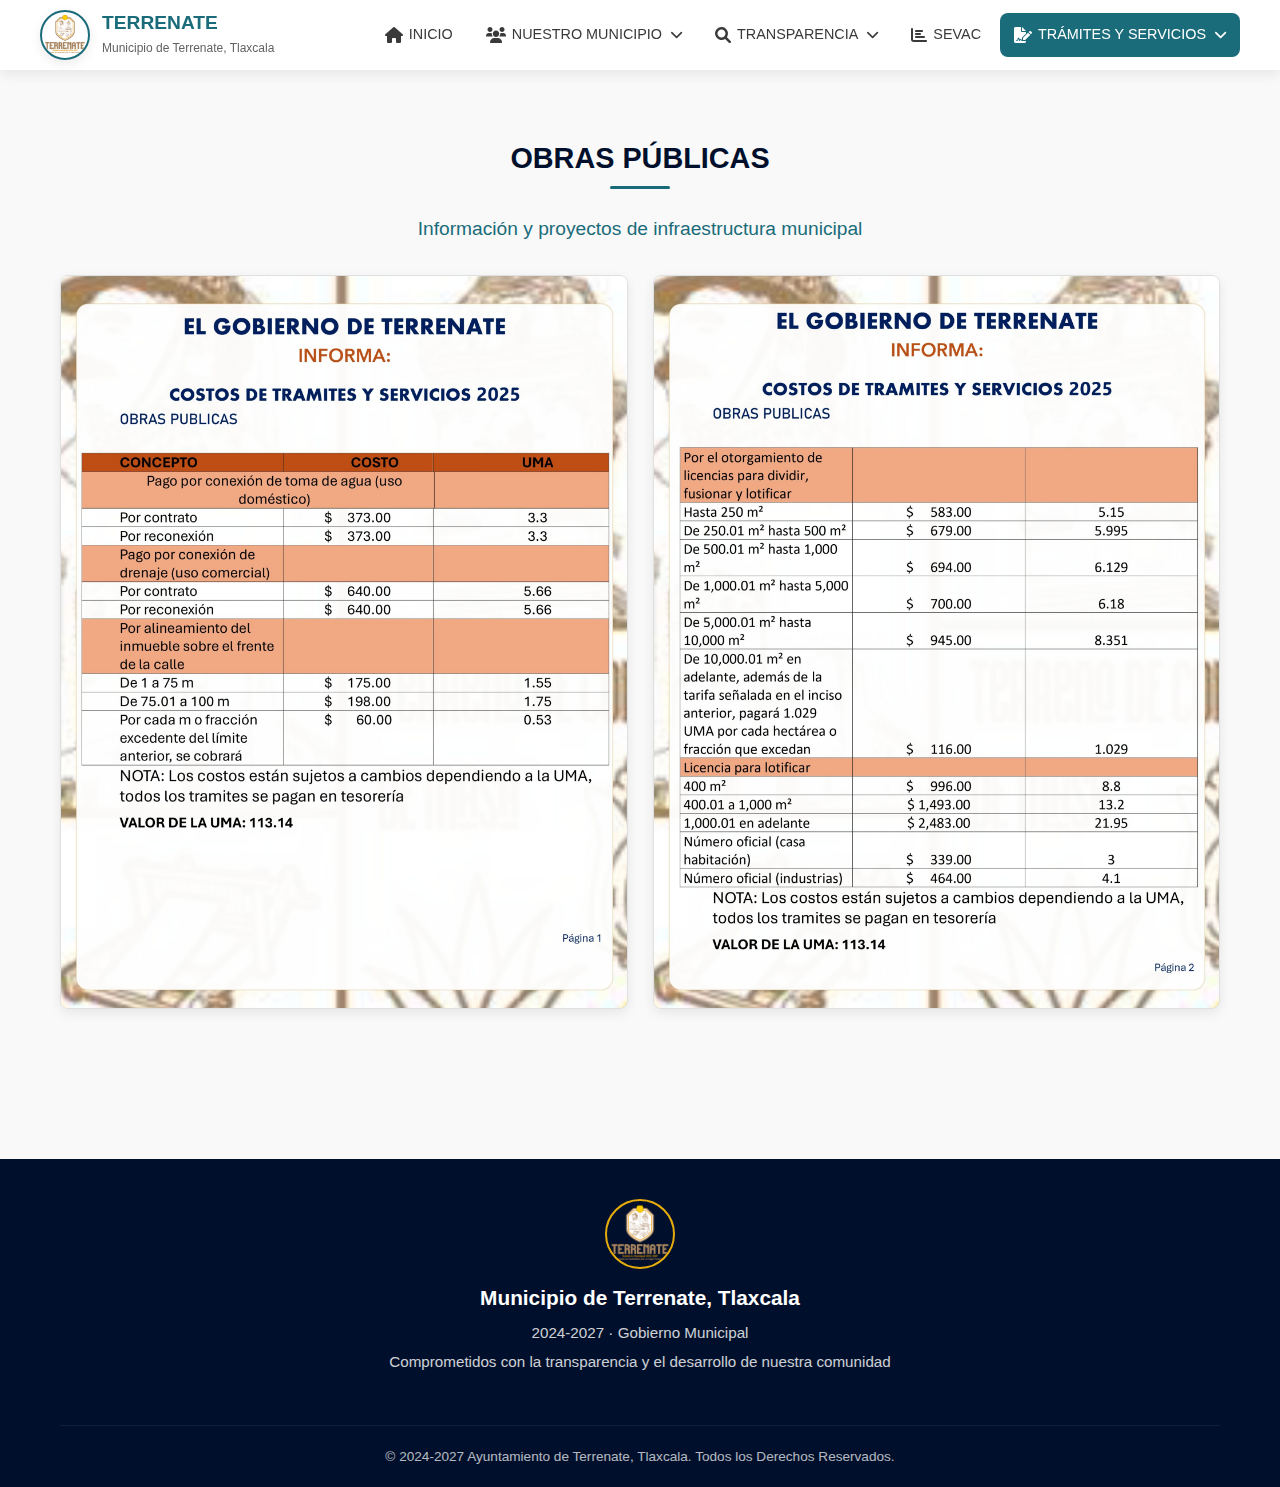
<file: obras-publicas.html>
<!DOCTYPE html>
<html lang="es">
<head>
    <meta charset="UTF-8">
    <meta name="viewport" content="width=device-width, initial-scale=1.0">
    <title>OBRAS PÚBLICAS – TERRENATE</title>
    <link rel="icon" href="img/cropped-Logo-Terrenate-2024-2027-150x150.png" sizes="32x32">
    <!-- Font Awesome para iconos -->
    <link rel="stylesheet" href="https://cdnjs.cloudflare.com/ajax/libs/font-awesome/6.0.0-beta3/css/all.min.css">
    <!-- Estilos personalizados (deben estar en la misma carpeta) -->
    <link rel="stylesheet" href="styles.css">
    <style>
        /* Pequeños ajustes para la galería de obras públicas */
        .public-works-gallery {
            display: grid;
            grid-template-columns: repeat(auto-fit, minmax(300px, 1fr));
            gap: 25px;
            margin: 30px 0;
        }
        .public-works-gallery img {
            width: 100%;
            height: auto;
            border-radius: var(--border-radius);
            box-shadow: var(--shadow);
            transition: var(--transition);
            border: 1px solid var(--gray-medium);
        }
        .public-works-gallery img:hover {
            transform: scale(1.02);
            box-shadow: var(--shadow-hover);
        }
        .section-subtitle {
            text-align: center;
            color: var(--primary-color);
            font-weight: 500;
            margin-bottom: 20px;
            font-size: 1.2rem;
        }
    </style>
</head>
<body>
    <!-- Header personalizado (con la misma estructura que Tesorería) -->
    <header class="header">
        <div class="container header-container">
            <div class="header-content">
                <div class="logo">
                    <div class="logo-img">
                        <img src="img/cropped-Logo-Terrenate-2024-2027-150x150.png" alt="Logo Terrenate">
                    </div>
                    <div class="logo-text">
                        <h1>TERRENATE</h1>
                        <p>Municipio de Terrenate, Tlaxcala</p>
                    </div>
                </div>

                <button class="menu-toggle" id="menuToggle">
                    <i class="fas fa-bars"></i>
                </button>

                <div class="nav-overlay" id="navOverlay"></div>

                <nav class="nav-menu" id="navMenu">
                    <ul>
                        <li class="nav-item">
                            <a href="index.html" class="nav-link">
                                <i class="fas fa-home"></i>
                                <span>INICIO</span>
                            </a>
                        </li>

                        <li class="nav-item has-dropdown">
                            <a href="nuestro-municipio.html" class="nav-link">
                                <i class="fas fa-users"></i>
                                <span>NUESTRO MUNICIPIO</span>
                                <i class="fas fa-chevron-down"></i>
                            </a>
                            <ul class="dropdown">
                                <li><a href="marco-juridico.html" class="dropdown-item">
                                    <i class="fas fa-file-alt"></i>
                                    <span>MARCO JURÍDICO</span>
                                </a></li>
                            </ul>
                        </li>

                        <li class="nav-item has-dropdown">
                            <a href="transparencia.html" class="nav-link">
                                <i class="fas fa-search"></i>
                                <span>TRANSPARENCIA</span>
                                <i class="fas fa-chevron-down"></i>
                            </a>
                            <ul class="dropdown">
                                <li><a href="avisos-de-privacidad.html" class="dropdown-item">
                                    <i class="fas fa-file-alt"></i>
                                    <span>AVISOS DE PRIVACIDAD</span>
                                </a></li>
                            </ul>
                        </li>

                        <li class="nav-item">
                            <a href="sevac.html" class="nav-link">
                                <i class="fas fa-chart-bar"></i>
                                <span>SEVAC</span>
                            </a>
                        </li>

                        <!-- TRÁMITES Y SERVICIOS activo -->
                        <li class="nav-item has-dropdown">
                            <a href="tramites-servicios.html" class="nav-link active">
                                <i class="fas fa-file-signature"></i>
                                <span>TRÁMITES Y SERVICIOS</span>
                                <i class="fas fa-chevron-down"></i>
                            </a>
                            <ul class="dropdown">
                                <li><a href="tesoreria.html" class="dropdown-item">
                                    <i class="fas fa-money-bill"></i>
                                    <span>TESORERÍA</span>
                                </a></li>
                                <li><a href="obras-publicas.html" class="dropdown-item">
                                    <i class="fas fa-hammer"></i>
                                    <span>OBRAS PÚBLICAS</span>
                                </a></li>
                                <li><a href="registro-civil.html" class="dropdown-item">
                                    <i class="fas fa-id-card"></i>
                                    <span>REGISTRO CIVIL</span>
                                </a></li>
                                <li><a href="secretaria.html" class="dropdown-item">
                                    <i class="fas fa-user-tie"></i>
                                    <span>SECRETARÍA DEL AYUNTAMIENTO</span>
                                </a></li>
                                <li><a href="dif.html" class="dropdown-item">
                                    <i class="fas fa-comments"></i>
                                    <span>DIF</span>
                                </a></li>
                                <!-- Ítem activo: DESARROLLO ECONÓMICO -->
                                <li><a href="desarrollo-economico.html" class="dropdown-item active">
                                    <i class="fas fa-chart-area"></i>
                                    <span>DESARROLLO ECONÓMICO</span>
                                </a></li>
                                <li><a href="seguridad-publica.html" class="dropdown-item">
                                    <i class="fas fa-shield-alt"></i>
                                    <span>SEGURIDAD PÚBLICA</span>
                                </a></li>
                                <li><a href="servcios-municipales.html" class="dropdown-item">
                                    <i class="fas fa-tools"></i>
                                    <span>SERVICIOS MUNICIPALES</span>
                                </a></li>
                            </ul>
                        </li>
                    </ul>
                </nav>
            </div>
        </div>
    </header>

    <!-- Contenido principal -->
    <main class="main-container">
        <div class="container">
            <div class="section-title">
                <h2>OBRAS PÚBLICAS</h2>
            </div>
            <p class="section-subtitle">Información y proyectos de infraestructura municipal</p>

            <!-- Galería con las dos imágenes del carrusel original -->
            <div class="public-works-gallery">
                <img src="img/Obras-Publicas_page-0001-scaled.jpg" alt="Obras Públicas página 1">
                <img src="img/Obras-Publicas_page-0002-scaled.jpg" alt="Obras Públicas página 2">
            </div>
        </div>
    </main>

    <!-- Footer (mismo que en Tesorería) -->
    <footer class="footer">
        <div class="container footer-container">
            <div class="footer-logo">
                <div class="footer-logo-img">
                    <img src="img/cropped-Logo-Terrenate-2024-2027-150x150.png" alt="Logo Terrenate">
                </div>
                <div class="footer-text">
                    <h3>Municipio de Terrenate, Tlaxcala</h3>
                    <p>2024-2027 · Gobierno Municipal</p>
                    <p>Comprometidos con la transparencia y el desarrollo de nuestra comunidad</p>
                </div>
            </div>

            <div class="copyright">
                <p>© 2024-2027 Ayuntamiento de Terrenate, Tlaxcala. Todos los Derechos Reservados.</p>
            </div>
        </div>
    </footer>

    <!-- Script principal (debe estar en la misma carpeta) -->
    <script src="script.js"></script>
</body>
</html>
</file>
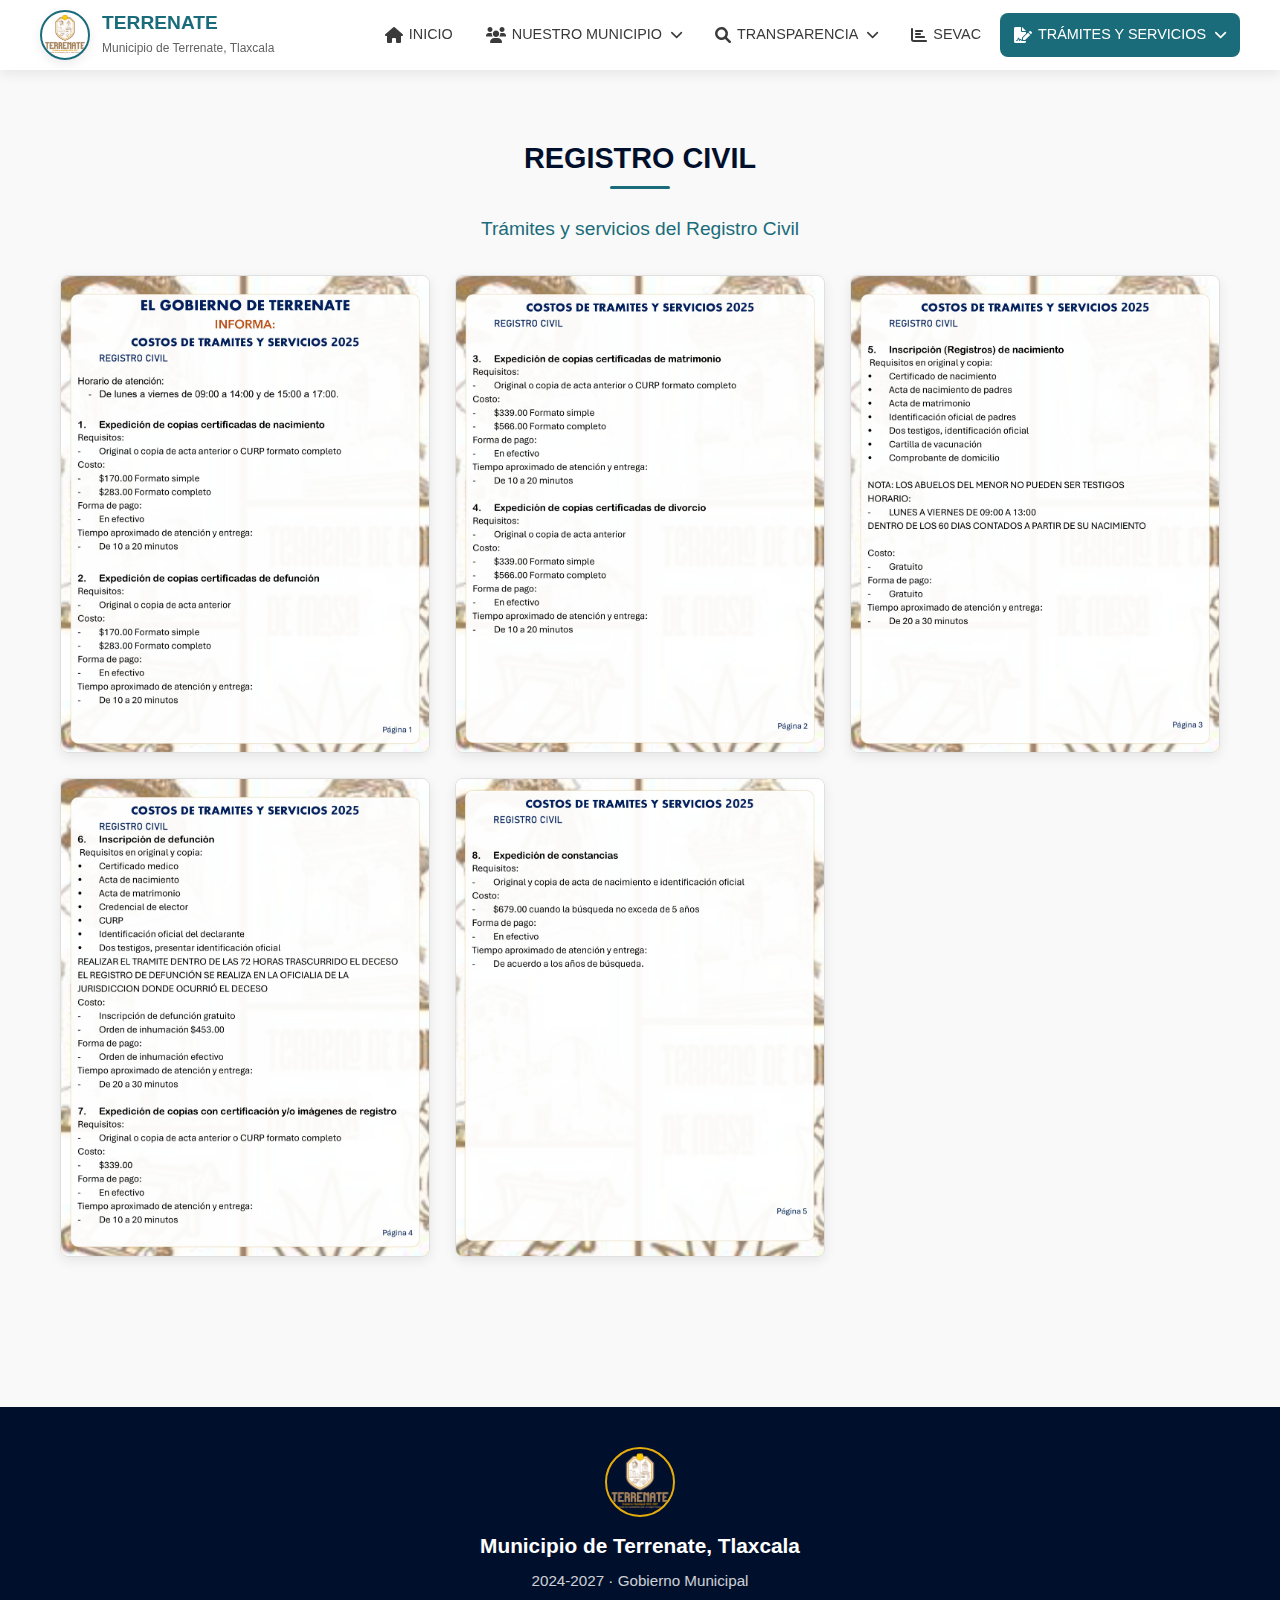
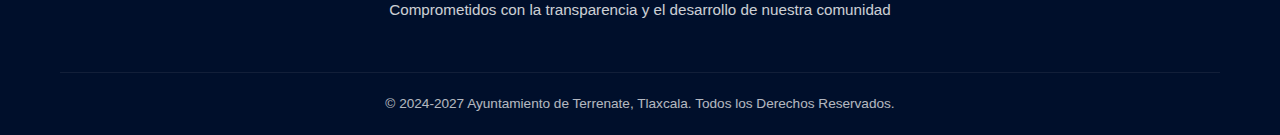
<file: registro-civil.html>
<!DOCTYPE html>
<html lang="es">
<head>
    <meta charset="UTF-8">
    <meta name="viewport" content="width=device-width, initial-scale=1.0">
    <title>REGISTRO CIVIL – TERRENATE</title>
    <link rel="icon" href="img/cropped-Logo-Terrenate-2024-2027-150x150.png" sizes="32x32">
    <!-- Font Awesome para iconos -->
    <link rel="stylesheet" href="https://cdnjs.cloudflare.com/ajax/libs/font-awesome/6.0.0-beta3/css/all.min.css">
    <!-- Estilos personalizados (deben estar en la misma carpeta) -->
    <link rel="stylesheet" href="styles.css">
    <style>
        /* Pequeños ajustes para la galería de registro civil */
        .civil-registry-gallery {
            display: grid;
            grid-template-columns: repeat(auto-fit, minmax(300px, 1fr));
            gap: 25px;
            margin: 30px 0;
        }
        .civil-registry-gallery img {
            width: 100%;
            height: auto;
            border-radius: var(--border-radius);
            box-shadow: var(--shadow);
            transition: var(--transition);
            border: 1px solid var(--gray-medium);
        }
        .civil-registry-gallery img:hover {
            transform: scale(1.02);
            box-shadow: var(--shadow-hover);
        }
        .section-subtitle {
            text-align: center;
            color: var(--primary-color);
            font-weight: 500;
            margin-bottom: 20px;
            font-size: 1.2rem;
        }
    </style>
</head>
<body>
    <!-- Header personalizado -->
    <header class="header">
        <div class="container header-container">
            <div class="header-content">
                <div class="logo">
                    <div class="logo-img">
                        <img src="img/cropped-Logo-Terrenate-2024-2027-150x150.png" alt="Logo Terrenate">
                    </div>
                    <div class="logo-text">
                        <h1>TERRENATE</h1>
                        <p>Municipio de Terrenate, Tlaxcala</p>
                    </div>
                </div>

                <button class="menu-toggle" id="menuToggle">
                    <i class="fas fa-bars"></i>
                </button>

                <div class="nav-overlay" id="navOverlay"></div>

                <nav class="nav-menu" id="navMenu">
                    <ul>
                        <li class="nav-item">
                            <a href="index.html" class="nav-link">
                                <i class="fas fa-home"></i>
                                <span>INICIO</span>
                            </a>
                        </li>

                        <li class="nav-item has-dropdown">
                            <a href="nuestro-municipio.html" class="nav-link">
                                <i class="fas fa-users"></i>
                                <span>NUESTRO MUNICIPIO</span>
                                <i class="fas fa-chevron-down"></i>
                            </a>
                            <ul class="dropdown">
                                <li><a href="marco-juridico.html" class="dropdown-item">
                                    <i class="fas fa-file-alt"></i>
                                    <span>MARCO JURÍDICO</span>
                                </a></li>
                            </ul>
                        </li>

                        <li class="nav-item has-dropdown">
                            <a href="transparencia.html" class="nav-link">
                                <i class="fas fa-search"></i>
                                <span>TRANSPARENCIA</span>
                                <i class="fas fa-chevron-down"></i>
                            </a>
                            <ul class="dropdown">
                                <li><a href="avisos-de-privacidad.html" class="dropdown-item">
                                    <i class="fas fa-file-alt"></i>
                                    <span>AVISOS DE PRIVACIDAD</span>
                                </a></li>
                            </ul>
                        </li>

                        <li class="nav-item">
                            <a href="sevac.html" class="nav-link">
                                <i class="fas fa-chart-bar"></i>
                                <span>SEVAC</span>
                            </a>
                        </li>

                        <!-- TRÁMITES Y SERVICIOS activo -->
                        <li class="nav-item has-dropdown">
                            <a href="tramites-servicios.html" class="nav-link active">
                                <i class="fas fa-file-signature"></i>
                                <span>TRÁMITES Y SERVICIOS</span>
                                <i class="fas fa-chevron-down"></i>
                            </a>
                            <ul class="dropdown">
                                <li><a href="tesoreria.html" class="dropdown-item">
                                    <i class="fas fa-money-bill"></i>
                                    <span>TESORERÍA</span>
                                </a></li>
                                <li><a href="obras-publicas.html" class="dropdown-item">
                                    <i class="fas fa-hammer"></i>
                                    <span>OBRAS PÚBLICAS</span>
                                </a></li>
                                <li><a href="registro-civil.html" class="dropdown-item">
                                    <i class="fas fa-id-card"></i>
                                    <span>REGISTRO CIVIL</span>
                                </a></li>
                                <li><a href="secretaria.html" class="dropdown-item">
                                    <i class="fas fa-user-tie"></i>
                                    <span>SECRETARÍA DEL AYUNTAMIENTO</span>
                                </a></li>
                                <li><a href="dif.html" class="dropdown-item">
                                    <i class="fas fa-comments"></i>
                                    <span>DIF</span>
                                </a></li>
                                <!-- Ítem activo: DESARROLLO ECONÓMICO -->
                                <li><a href="desarrollo-economico.html" class="dropdown-item active">
                                    <i class="fas fa-chart-area"></i>
                                    <span>DESARROLLO ECONÓMICO</span>
                                </a></li>
                                <li><a href="seguridad-publica.html" class="dropdown-item">
                                    <i class="fas fa-shield-alt"></i>
                                    <span>SEGURIDAD PÚBLICA</span>
                                </a></li>
                                <li><a href="servcios-municipales.html" class="dropdown-item">
                                    <i class="fas fa-tools"></i>
                                    <span>SERVICIOS MUNICIPALES</span>
                                </a></li>
                            </ul>
                        </li>
                    </ul>
                </nav>
            </div>
        </div>
    </header>

    <!-- Contenido principal -->
    <main class="main-container">
        <div class="container">
            <div class="section-title">
                <h2>REGISTRO CIVIL</h2>
            </div>
            <p class="section-subtitle">Trámites y servicios del Registro Civil</p>

            <!-- Galería con las cinco imágenes del carrusel original -->
            <div class="civil-registry-gallery">
                <img src="img/Registro-Civil_page-0001-scaled.jpg" alt="Registro Civil página 1">
                <img src="img/Registro-Civil_page-0002-scaled.jpg" alt="Registro Civil página 2">
                <img src="img/Registro-Civil_page-0003-scaled.jpg" alt="Registro Civil página 3">
                <img src="img/Registro-Civil_page-0004-scaled.jpg" alt="Registro Civil página 4">
                <img src="img/Registro-Civil_page-0005-scaled.jpg" alt="Registro Civil página 5">
    
            </div>
        </div>
    </main>

    <!-- Footer (mismo que en páginas anteriores) -->
    <footer class="footer">
        <div class="container footer-container">
            <div class="footer-logo">
                <div class="footer-logo-img">
                    <img src="img/cropped-Logo-Terrenate-2024-2027-150x150.png" alt="Logo Terrenate">
                </div>
                <div class="footer-text">
                    <h3>Municipio de Terrenate, Tlaxcala</h3>
                    <p>2024-2027 · Gobierno Municipal</p>
                    <p>Comprometidos con la transparencia y el desarrollo de nuestra comunidad</p>
                </div>
            </div>

            <div class="copyright">
                <p>© 2024-2027 Ayuntamiento de Terrenate, Tlaxcala. Todos los Derechos Reservados.</p>
            </div>
        </div>
    </footer>

    <!-- Script principal (debe estar en la misma carpeta) -->
    <script src="script.js"></script>
</body>
</html>
</file>
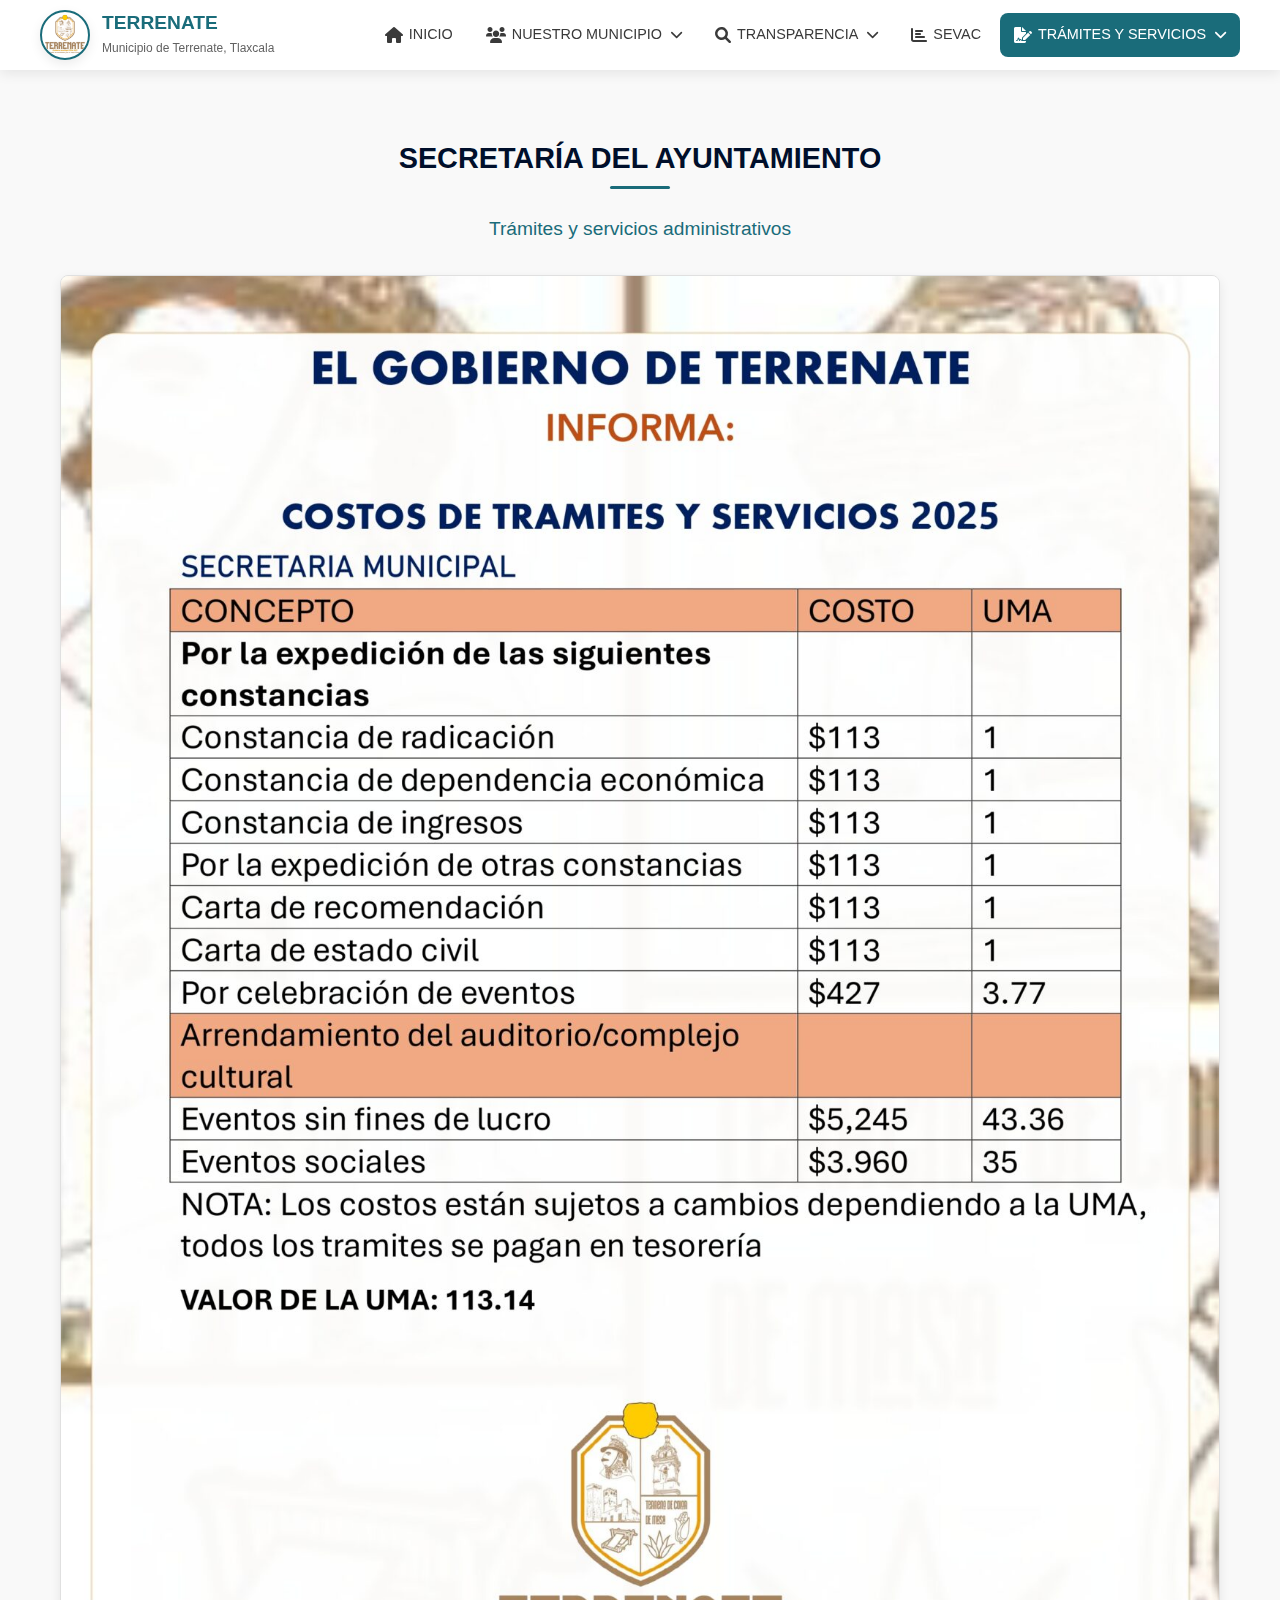
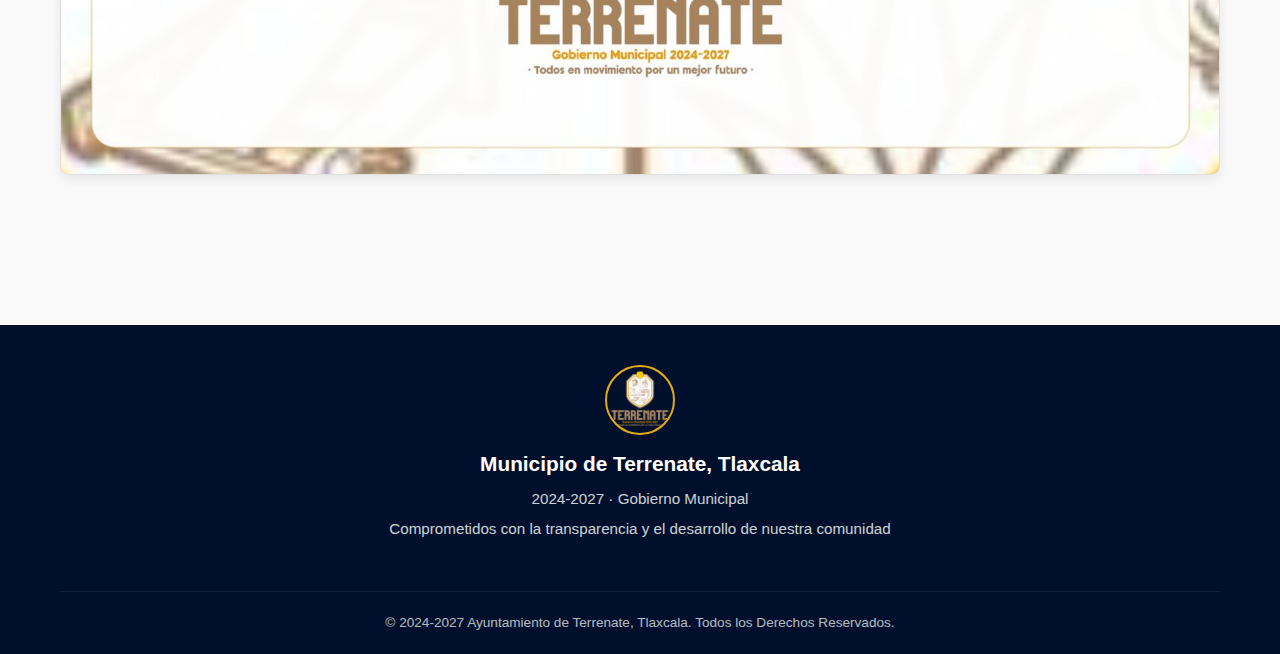
<file: secretaria.html>
<!DOCTYPE html>
<html lang="es">
<head>
    <meta charset="UTF-8">
    <meta name="viewport" content="width=device-width, initial-scale=1.0">
    <title>SECRETARÍA DEL AYUNTAMIENTO – TERRENATE</title>
    <link rel="icon" href="img/cropped-Logo-Terrenate-2024-2027-150x150.png" sizes="32x32">
    <!-- Font Awesome para iconos -->
    <link rel="stylesheet" href="https://cdnjs.cloudflare.com/ajax/libs/font-awesome/6.0.0-beta3/css/all.min.css">
    <!-- Estilos personalizados (deben estar en la misma carpeta) -->
    <link rel="stylesheet" href="styles.css">
    <style>
        /* Ajuste para la imagen única de la secretaría */
        .single-image-container {
            display: flex;
            justify-content: center;
            margin: 30px 0;
        }
        .single-image-container img {
            max-width: 100%;
            height: auto;
            border-radius: var(--border-radius);
            box-shadow: var(--shadow);
            transition: var(--transition);
            border: 1px solid var(--gray-medium);
        }
        .single-image-container img:hover {
            transform: scale(1.02);
            box-shadow: var(--shadow-hover);
        }
        .section-subtitle {
            text-align: center;
            color: var(--primary-color);
            font-weight: 500;
            margin-bottom: 20px;
            font-size: 1.2rem;
        }
    </style>
</head>
<body>
    <!-- Header personalizado -->
    <header class="header">
        <div class="container header-container">
            <div class="header-content">
                <div class="logo">
                    <div class="logo-img">
                        <img src="img/cropped-Logo-Terrenate-2024-2027-150x150.png" alt="Logo Terrenate">
                    </div>
                    <div class="logo-text">
                        <h1>TERRENATE</h1>
                        <p>Municipio de Terrenate, Tlaxcala</p>
                    </div>
                </div>

                <button class="menu-toggle" id="menuToggle">
                    <i class="fas fa-bars"></i>
                </button>

                <div class="nav-overlay" id="navOverlay"></div>

                <nav class="nav-menu" id="navMenu">
                    <ul>
                        <li class="nav-item">
                            <a href="index.html" class="nav-link">
                                <i class="fas fa-home"></i>
                                <span>INICIO</span>
                            </a>
                        </li>

                        <li class="nav-item has-dropdown">
                            <a href="nuestro-municipio.html" class="nav-link">
                                <i class="fas fa-users"></i>
                                <span>NUESTRO MUNICIPIO</span>
                                <i class="fas fa-chevron-down"></i>
                            </a>
                            <ul class="dropdown">
                                <li><a href="marco-juridico.html" class="dropdown-item">
                                    <i class="fas fa-file-alt"></i>
                                    <span>MARCO JURÍDICO</span>
                                </a></li>
                            </ul>
                        </li>

                        <li class="nav-item has-dropdown">
                            <a href="transparencia.html" class="nav-link">
                                <i class="fas fa-search"></i>
                                <span>TRANSPARENCIA</span>
                                <i class="fas fa-chevron-down"></i>
                            </a>
                            <ul class="dropdown">
                                <li><a href="avisos-de-privacidad.html" class="dropdown-item">
                                    <i class="fas fa-file-alt"></i>
                                    <span>AVISOS DE PRIVACIDAD</span>
                                </a></li>
                            </ul>
                        </li>

                        <li class="nav-item">
                            <a href="sevac.html" class="nav-link">
                                <i class="fas fa-chart-bar"></i>
                                <span>SEVAC</span>
                            </a>
                        </li>

                        <!-- TRÁMITES Y SERVICIOS activo -->
                        <li class="nav-item has-dropdown">
                            <a href="tramites-servicios.html" class="nav-link active">
                                <i class="fas fa-file-signature"></i>
                                <span>TRÁMITES Y SERVICIOS</span>
                                <i class="fas fa-chevron-down"></i>
                            </a>
                            <ul class="dropdown">
                                <li><a href="tesoreria.html" class="dropdown-item">
                                    <i class="fas fa-money-bill"></i>
                                    <span>TESORERÍA</span>
                                </a></li>
                                <li><a href="obras-publicas.html" class="dropdown-item">
                                    <i class="fas fa-hammer"></i>
                                    <span>OBRAS PÚBLICAS</span>
                                </a></li>
                                <li><a href="registro-civil.html" class="dropdown-item">
                                    <i class="fas fa-id-card"></i>
                                    <span>REGISTRO CIVIL</span>
                                </a></li>
                                <li><a href="secretaria.html" class="dropdown-item">
                                    <i class="fas fa-user-tie"></i>
                                    <span>SECRETARÍA DEL AYUNTAMIENTO</span>
                                </a></li>
                                <li><a href="dif.html" class="dropdown-item">
                                    <i class="fas fa-comments"></i>
                                    <span>DIF</span>
                                </a></li>
                                <!-- Ítem activo: DESARROLLO ECONÓMICO -->
                                <li><a href="desarrollo-economico.html" class="dropdown-item active">
                                    <i class="fas fa-chart-area"></i>
                                    <span>DESARROLLO ECONÓMICO</span>
                                </a></li>
                                <li><a href="seguridad-publica.html" class="dropdown-item">
                                    <i class="fas fa-shield-alt"></i>
                                    <span>SEGURIDAD PÚBLICA</span>
                                </a></li>
                                <li><a href="servcios-municipales.html" class="dropdown-item">
                                    <i class="fas fa-tools"></i>
                                    <span>SERVICIOS MUNICIPALES</span>
                                </a></li>
                            </ul>
                        </li>
                    </ul>
                </nav>
            </div>
        </div>
    </header>

    <!-- Contenido principal -->
    <main class="main-container">
        <div class="container">
            <div class="section-title">
                <h2>SECRETARÍA DEL AYUNTAMIENTO</h2>
            </div>
            <p class="section-subtitle">Trámites y servicios administrativos</p>

            <!-- Imagen única (como en el original) -->
            <div class="single-image-container">
                <img src="img/Secretaria_page-0001-1583x2048.jpg" alt="Secretaría del Ayuntamiento">
            </div>
        </div>
    </main>

    <!-- Footer (mismo que en páginas anteriores) -->
    <footer class="footer">
        <div class="container footer-container">
            <div class="footer-logo">
                <div class="footer-logo-img">
                    <img src="img/cropped-Logo-Terrenate-2024-2027-150x150.png" alt="Logo Terrenate">
                </div>
                <div class="footer-text">
                    <h3>Municipio de Terrenate, Tlaxcala</h3>
                    <p>2024-2027 · Gobierno Municipal</p>
                    <p>Comprometidos con la transparencia y el desarrollo de nuestra comunidad</p>
                </div>
            </div>

            <div class="copyright">
                <p>© 2024-2027 Ayuntamiento de Terrenate, Tlaxcala. Todos los Derechos Reservados.</p>
            </div>
        </div>
    </footer>

    <!-- Script principal (debe estar en la misma carpeta) -->
    <script src="script.js"></script>
</body>
</html>
</file>
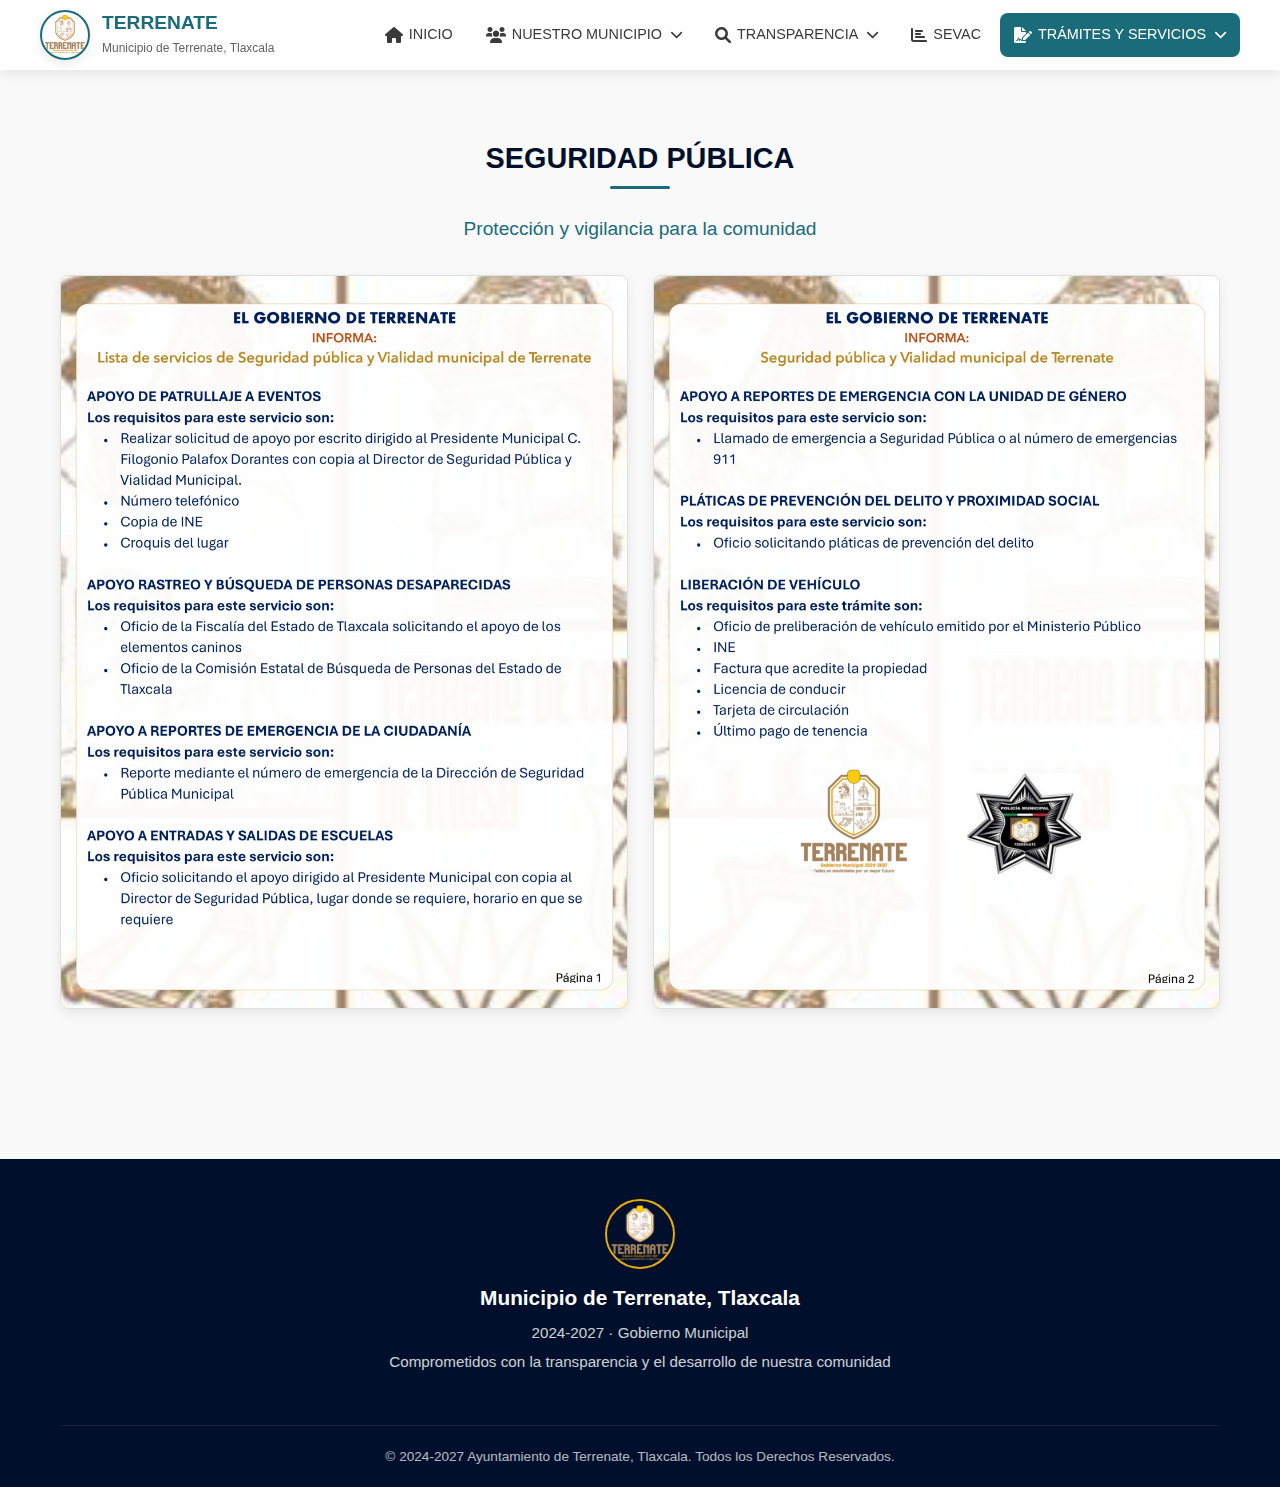
<file: seguridad-publica.html>
<!DOCTYPE html>
<html lang="es">
<head>
    <meta charset="UTF-8">
    <meta name="viewport" content="width=device-width, initial-scale=1.0">
    <title>SEGURIDAD PÚBLICA – TERRENATE</title>
    <link rel="icon" href="img/cropped-Logo-Terrenate-2024-2027-150x150.png" sizes="32x32">
    <!-- Font Awesome para iconos -->
    <link rel="stylesheet" href="https://cdnjs.cloudflare.com/ajax/libs/font-awesome/6.0.0-beta3/css/all.min.css">
    <!-- Estilos personalizados (deben estar en la misma carpeta) -->
    <link rel="stylesheet" href="styles.css">
    <style>
        /* Galería para las dos imágenes de seguridad pública */
        .security-gallery {
            display: grid;
            grid-template-columns: repeat(auto-fit, minmax(300px, 1fr));
            gap: 25px;
            margin: 30px 0;
        }
        .security-gallery img {
            width: 100%;
            height: auto;
            border-radius: var(--border-radius);
            box-shadow: var(--shadow);
            transition: var(--transition);
            border: 1px solid var(--gray-medium);
        }
        .security-gallery img:hover {
            transform: scale(1.02);
            box-shadow: var(--shadow-hover);
        }
        .section-subtitle {
            text-align: center;
            color: var(--primary-color);
            font-weight: 500;
            margin-bottom: 20px;
            font-size: 1.2rem;
        }
    </style>
</head>
<body>
    <!-- Header personalizado -->
    <header class="header">
        <div class="container header-container">
            <div class="header-content">
                <div class="logo">
                    <div class="logo-img">
                        <img src="img/cropped-Logo-Terrenate-2024-2027-150x150.png" alt="Logo Terrenate">
                    </div>
                    <div class="logo-text">
                        <h1>TERRENATE</h1>
                        <p>Municipio de Terrenate, Tlaxcala</p>
                    </div>
                </div>

                <button class="menu-toggle" id="menuToggle">
                    <i class="fas fa-bars"></i>
                </button>

                <div class="nav-overlay" id="navOverlay"></div>

                <nav class="nav-menu" id="navMenu">
                    <ul>
                        <li class="nav-item">
                            <a href="index.html" class="nav-link">
                                <i class="fas fa-home"></i>
                                <span>INICIO</span>
                            </a>
                        </li>

                        <li class="nav-item has-dropdown">
                            <a href="nuestro-municipio.html" class="nav-link">
                                <i class="fas fa-users"></i>
                                <span>NUESTRO MUNICIPIO</span>
                                <i class="fas fa-chevron-down"></i>
                            </a>
                            <ul class="dropdown">
                                <li><a href="marco-juridico.html" class="dropdown-item">
                                    <i class="fas fa-file-alt"></i>
                                    <span>MARCO JURÍDICO</span>
                                </a></li>
                            </ul>
                        </li>

                        <li class="nav-item has-dropdown">
                            <a href="transparencia.html" class="nav-link">
                                <i class="fas fa-search"></i>
                                <span>TRANSPARENCIA</span>
                                <i class="fas fa-chevron-down"></i>
                            </a>
                            <ul class="dropdown">
                                <li><a href="avisos-de-privacidad.html" class="dropdown-item">
                                    <i class="fas fa-file-alt"></i>
                                    <span>AVISOS DE PRIVACIDAD</span>
                                </a></li>
                            </ul>
                        </li>

                        <li class="nav-item">
                            <a href="sevac.html" class="nav-link">
                                <i class="fas fa-chart-bar"></i>
                                <span>SEVAC</span>
                            </a>
                        </li>

                        <!-- TRÁMITES Y SERVICIOS activo -->
                        <li class="nav-item has-dropdown">
                            <a href="tramites-servicios.html" class="nav-link active">
                                <i class="fas fa-file-signature"></i>
                                <span>TRÁMITES Y SERVICIOS</span>
                                <i class="fas fa-chevron-down"></i>
                            </a>
                            <ul class="dropdown">
                                <li><a href="tesoreria.html" class="dropdown-item">
                                    <i class="fas fa-money-bill"></i>
                                    <span>TESORERÍA</span>
                                </a></li>
                                <li><a href="obras-publicas.html" class="dropdown-item">
                                    <i class="fas fa-hammer"></i>
                                    <span>OBRAS PÚBLICAS</span>
                                </a></li>
                                <li><a href="registro-civil.html" class="dropdown-item">
                                    <i class="fas fa-id-card"></i>
                                    <span>REGISTRO CIVIL</span>
                                </a></li>
                                <li><a href="secretaria.html" class="dropdown-item">
                                    <i class="fas fa-user-tie"></i>
                                    <span>SECRETARÍA DEL AYUNTAMIENTO</span>
                                </a></li>
                                <li><a href="dif.html" class="dropdown-item">
                                    <i class="fas fa-comments"></i>
                                    <span>DIF</span>
                                </a></li>
                                <!-- Ítem activo: DESARROLLO ECONÓMICO -->
                                <li><a href="desarrollo-economico.html" class="dropdown-item active">
                                    <i class="fas fa-chart-area"></i>
                                    <span>DESARROLLO ECONÓMICO</span>
                                </a></li>
                                <li><a href="seguridad-publica.html" class="dropdown-item">
                                    <i class="fas fa-shield-alt"></i>
                                    <span>SEGURIDAD PÚBLICA</span>
                                </a></li>
                                <li><a href="servcios-municipales.html" class="dropdown-item">
                                    <i class="fas fa-tools"></i>
                                    <span>SERVICIOS MUNICIPALES</span>
                                </a></li>
                            </ul>
                        </li>
                    </ul>
                </nav>
            </div>
        </div>
    </header>

    <!-- Contenido principal -->
    <main class="main-container">
        <div class="container">
            <div class="section-title">
                <h2>SEGURIDAD PÚBLICA</h2>
            </div>
            <p class="section-subtitle">Protección y vigilancia para la comunidad</p>

            <!-- Galería con las dos imágenes del carrusel original -->
            <div class="security-gallery">
                <img src="img/Seguridad-publica_page-0001-scaled.jpg" alt="Seguridad Pública página 1">
                <img src="img/Seguridad-publica_page-0002-scaled.jpg" alt="Seguridad Pública página 2">
            </div>
        </div>
    </main>

    <!-- Footer (mismo que en páginas anteriores) -->
    <footer class="footer">
        <div class="container footer-container">
            <div class="footer-logo">
                <div class="footer-logo-img">
                    <img src="img/cropped-Logo-Terrenate-2024-2027-150x150.png" alt="Logo Terrenate">
                </div>
                <div class="footer-text">
                    <h3>Municipio de Terrenate, Tlaxcala</h3>
                    <p>2024-2027 · Gobierno Municipal</p>
                    <p>Comprometidos con la transparencia y el desarrollo de nuestra comunidad</p>
                </div>
            </div>

            <div class="copyright">
                <p>© 2024-2027 Ayuntamiento de Terrenate, Tlaxcala. Todos los Derechos Reservados.</p>
            </div>
        </div>
    </footer>

    <!-- Script principal (debe estar en la misma carpeta) -->
    <script src="script.js"></script>
</body>
</html>
</file>
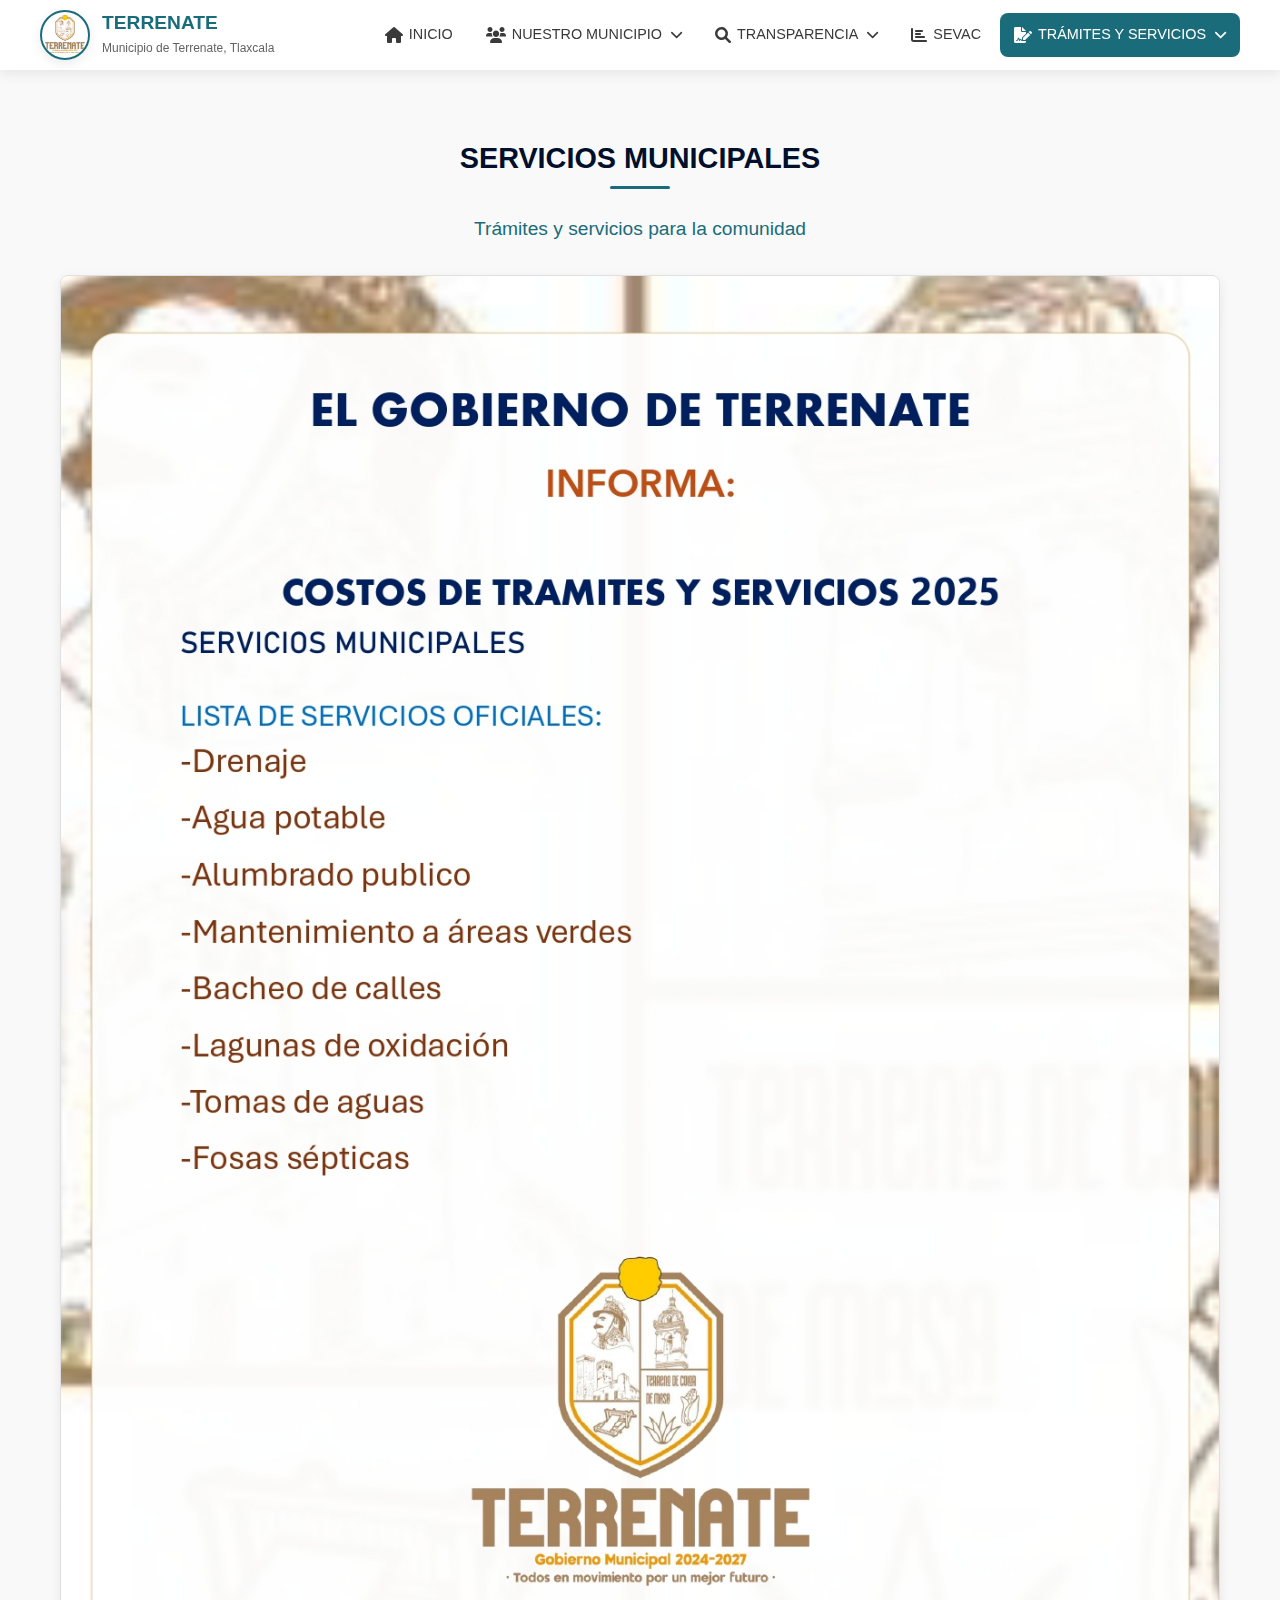
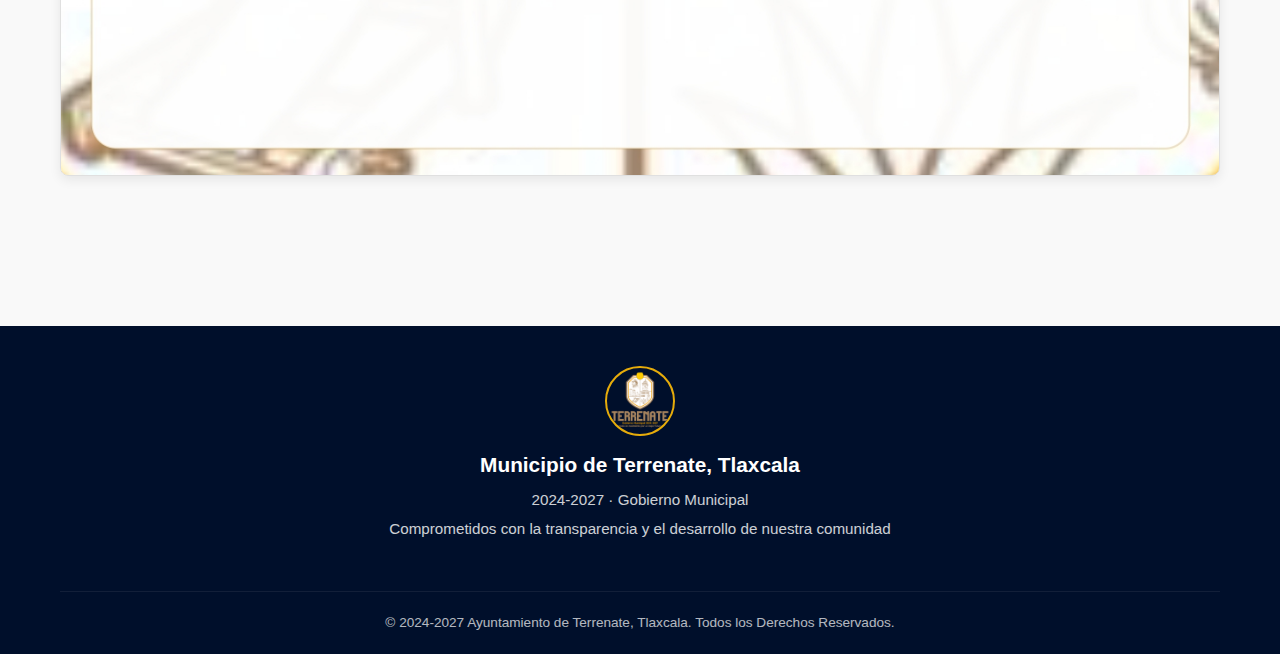
<file: servcios-municipales.html>
<!DOCTYPE html>
<html lang="es">
<head>
    <meta charset="UTF-8">
    <meta name="viewport" content="width=device-width, initial-scale=1.0">
    <title>SERVICIOS MUNICIPALES – TERRENATE</title>
    <link rel="icon" href="img/cropped-Logo-Terrenate-2024-2027-150x150.png" sizes="32x32">
    <!-- Font Awesome para iconos -->
    <link rel="stylesheet" href="https://cdnjs.cloudflare.com/ajax/libs/font-awesome/6.0.0-beta3/css/all.min.css">
    <!-- Estilos personalizados (deben estar en la misma carpeta) -->
    <link rel="stylesheet" href="styles.css">
    <style>
        /* Ajuste para la imagen única de servicios municipales */
        .single-image-container {
            display: flex;
            justify-content: center;
            margin: 30px 0;
        }
        .single-image-container img {
            max-width: 100%;
            height: auto;
            border-radius: var(--border-radius);
            box-shadow: var(--shadow);
            transition: var(--transition);
            border: 1px solid var(--gray-medium);
        }
        .single-image-container img:hover {
            transform: scale(1.02);
            box-shadow: var(--shadow-hover);
        }
        .section-subtitle {
            text-align: center;
            color: var(--primary-color);
            font-weight: 500;
            margin-bottom: 20px;
            font-size: 1.2rem;
        }
    </style>
</head>
<body>
    <!-- Header personalizado -->
    <header class="header">
        <div class="container header-container">
            <div class="header-content">
                <div class="logo">
                    <div class="logo-img">
                        <img src="img/cropped-Logo-Terrenate-2024-2027-150x150.png" alt="Logo Terrenate">
                    </div>
                    <div class="logo-text">
                        <h1>TERRENATE</h1>
                        <p>Municipio de Terrenate, Tlaxcala</p>
                    </div>
                </div>

                <button class="menu-toggle" id="menuToggle">
                    <i class="fas fa-bars"></i>
                </button>

                <div class="nav-overlay" id="navOverlay"></div>

                <nav class="nav-menu" id="navMenu">
                    <ul>
                        <li class="nav-item">
                            <a href="index.html" class="nav-link">
                                <i class="fas fa-home"></i>
                                <span>INICIO</span>
                            </a>
                        </li>

                        <li class="nav-item has-dropdown">
                            <a href="nuestro-municipio.html" class="nav-link">
                                <i class="fas fa-users"></i>
                                <span>NUESTRO MUNICIPIO</span>
                                <i class="fas fa-chevron-down"></i>
                            </a>
                            <ul class="dropdown">
                                <li><a href="marco-juridico.html" class="dropdown-item">
                                    <i class="fas fa-file-alt"></i>
                                    <span>MARCO JURÍDICO</span>
                                </a></li>
                            </ul>
                        </li>

                        <li class="nav-item has-dropdown">
                            <a href="transparencia.html" class="nav-link">
                                <i class="fas fa-search"></i>
                                <span>TRANSPARENCIA</span>
                                <i class="fas fa-chevron-down"></i>
                            </a>
                            <ul class="dropdown">
                                <li><a href="avisos-de-privacidad.html" class="dropdown-item">
                                    <i class="fas fa-file-alt"></i>
                                    <span>AVISOS DE PRIVACIDAD</span>
                                </a></li>
                            </ul>
                        </li>

                        <li class="nav-item">
                            <a href="sevac.html" class="nav-link">
                                <i class="fas fa-chart-bar"></i>
                                <span>SEVAC</span>
                            </a>
                        </li>

                        <!-- TRÁMITES Y SERVICIOS activo -->
                        <li class="nav-item has-dropdown">
                            <a href="tramites-servicios.html" class="nav-link active">
                                <i class="fas fa-file-signature"></i>
                                <span>TRÁMITES Y SERVICIOS</span>
                                <i class="fas fa-chevron-down"></i>
                            </a>
                            <ul class="dropdown">
                                <li><a href="tesoreria.html" class="dropdown-item">
                                    <i class="fas fa-money-bill"></i>
                                    <span>TESORERÍA</span>
                                </a></li>
                                <li><a href="obras-publicas.html" class="dropdown-item">
                                    <i class="fas fa-hammer"></i>
                                    <span>OBRAS PÚBLICAS</span>
                                </a></li>
                                <li><a href="registro-civil.html" class="dropdown-item">
                                    <i class="fas fa-id-card"></i>
                                    <span>REGISTRO CIVIL</span>
                                </a></li>
                                <li><a href="secretaria.html" class="dropdown-item">
                                    <i class="fas fa-user-tie"></i>
                                    <span>SECRETARÍA DEL AYUNTAMIENTO</span>
                                </a></li>
                                <li><a href="dif.html" class="dropdown-item">
                                    <i class="fas fa-comments"></i>
                                    <span>DIF</span>
                                </a></li>
                                <!-- Ítem activo: DESARROLLO ECONÓMICO -->
                                <li><a href="desarrollo-economico.html" class="dropdown-item active">
                                    <i class="fas fa-chart-area"></i>
                                    <span>DESARROLLO ECONÓMICO</span>
                                </a></li>
                                <li><a href="seguridad-publica.html" class="dropdown-item">
                                    <i class="fas fa-shield-alt"></i>
                                    <span>SEGURIDAD PÚBLICA</span>
                                </a></li>
                                <li><a href="servcios-municipales.html" class="dropdown-item">
                                    <i class="fas fa-tools"></i>
                                    <span>SERVICIOS MUNICIPALES</span>
                                </a></li>
                            </ul>
                        </li>
                    </ul>
                </nav>
            </div>
        </div>
    </header>

    <!-- Contenido principal -->
    <main class="main-container">
        <div class="container">
            <div class="section-title">
                <h2>SERVICIOS MUNICIPALES</h2>
            </div>
            <p class="section-subtitle">Trámites y servicios para la comunidad</p>

            <!-- Imagen única (como en el original) -->
            <div class="single-image-container">
                <img src="img/Servicios-municipales_page-0001.jpg" alt="Servicios Municipales Terrenate">
            </div>
        </div>
    </main>

    <!-- Footer (mismo que en páginas anteriores) -->
    <footer class="footer">
        <div class="container footer-container">
            <div class="footer-logo">
                <div class="footer-logo-img">
                    <img src="img/cropped-Logo-Terrenate-2024-2027-150x150.png" alt="Logo Terrenate">
                </div>
                <div class="footer-text">
                    <h3>Municipio de Terrenate, Tlaxcala</h3>
                    <p>2024-2027 · Gobierno Municipal</p>
                    <p>Comprometidos con la transparencia y el desarrollo de nuestra comunidad</p>
                </div>
            </div>

            <div class="copyright">
                <p>© 2024-2027 Ayuntamiento de Terrenate, Tlaxcala. Todos los Derechos Reservados.</p>
            </div>
        </div>
    </footer>

    <!-- Script principal (debe estar en la misma carpeta) -->
    <script src="script.js"></script>
</body>
</html>
</file>
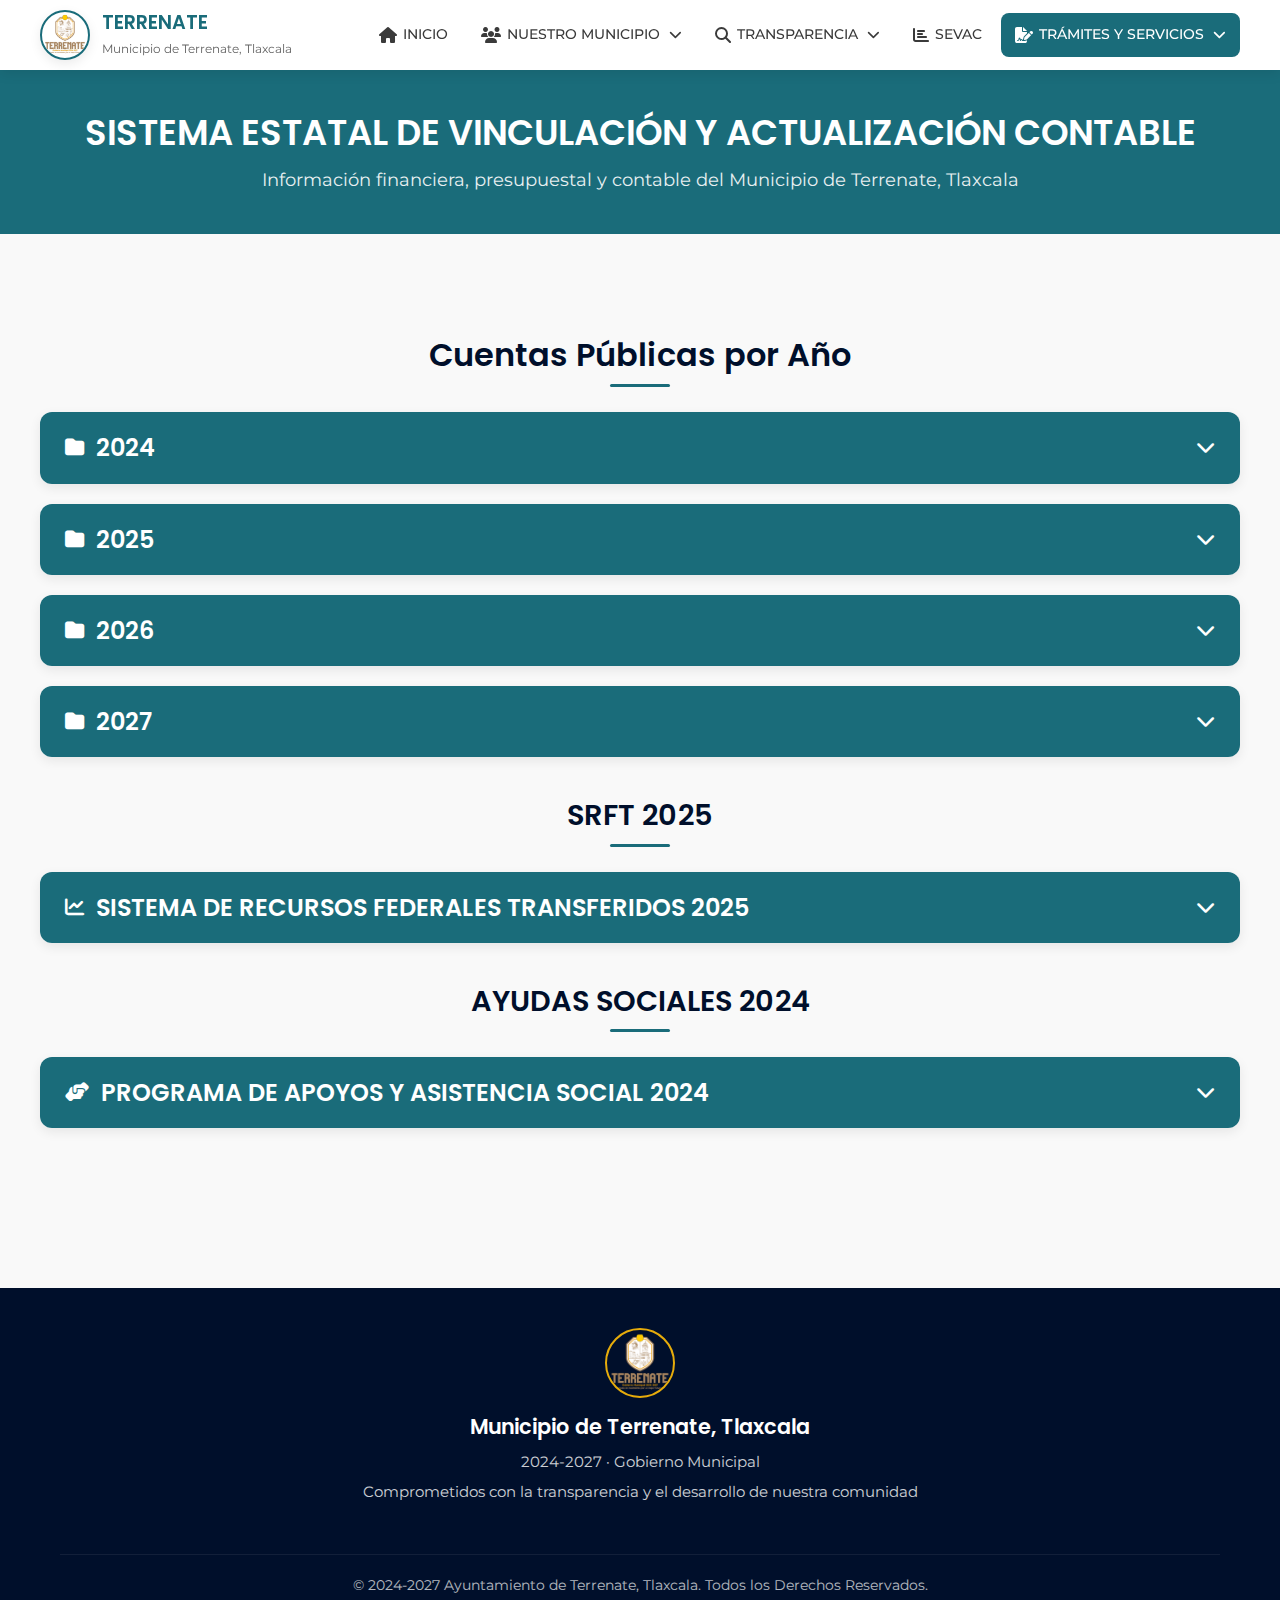
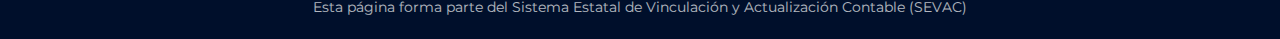
<file: sevac.html>
<!DOCTYPE html>
<html lang="es">
<head>
    <meta charset="UTF-8">
    <meta name="viewport" content="width=device-width, initial-scale=1.0">
    <title>SEVAC - Terrenate</title>
    <link rel="icon" href="img/cropped-Logo-Terrenate-2024-2027-150x150.png">
    
    <!-- Fuentes de Google -->
    <link rel="preconnect" href="https://fonts.googleapis.com">
    <link rel="preconnect" href="https://fonts.gstatic.com" crossorigin>
    <link href="https://fonts.googleapis.com/css2?family=Montserrat:wght@300;400;500;600;700&family=Poppins:wght@400;500;600;700&display=swap" rel="stylesheet">
    
    <!-- Font Awesome para íconos -->
    <link rel="stylesheet" href="https://cdnjs.cloudflare.com/ajax/libs/font-awesome/6.4.0/css/all.min.css">
    
    <!-- Archivo CSS externo -->
    <link rel="stylesheet" href="styles.css">
</head>
<body>
    <!-- Header y Navegación -->
    <header class="header">
        <div class="container header-container">
            <div class="header-content">
                <div class="logo">
                    <div class="logo-img">
                        <img src="img/cropped-Logo-Terrenate-2024-2027-150x150.png" alt="Logo Terrenate">
                    </div>
                    <div class="logo-text">
                        <h1>TERRENATE</h1>
                        <p>Municipio de Terrenate, Tlaxcala</p>
                    </div>
                </div>
                
                <button class="menu-toggle" id="menuToggle">
                    <i class="fas fa-bars"></i>
                </button>
                
                <div class="nav-overlay" id="navOverlay"></div> <!-- MOVER AQUÍ -->
                
                <nav class="nav-menu" id="navMenu">
                    <ul> 
                        <li class="nav-item">
                            <a href="index.html" class="nav-link">
                                <i class="fas fa-home"></i>
                                <span>INICIO</span>
                            </a>
                        </li>

                        <li class="nav-item has-dropdown">
                            <a href="nuestro-municipio.html" class="nav-link">
                                <i class="fas fa-users"></i>
                                <span>NUESTRO MUNICIPIO</span>
                                <i class="fas fa-chevron-down"></i>
                            </a>
                            <ul class="dropdown">
                                <li><a href="marco-juridico.html" class="dropdown-item">
                                    <i class="fas fa-file-alt"></i>
                                    <span>MARCO JURÍDICO</span>
                                </a></li>
                            </ul>
                        </li>

                        <li class="nav-item has-dropdown">
                            <a href="transparencia.html" class="nav-link">
                                <i class="fas fa-search"></i>
                                <span>TRANSPARENCIA</span>
                                <i class="fas fa-chevron-down"></i>
                            </a>
                            <ul class="dropdown">
                                <li><a href="avisos-de-privacidad.html" class="dropdown-item">
                                    <i class="fas fa-file-alt"></i>
                                    <span>AVISOS DE PRIVACIDAD</span>
                                </a></li>
                            </ul>
                        </li>

                        <li class="nav-item">
                            <a href="sevac.html" class="nav-link">
                                <i class="fas fa-chart-bar"></i>
                                <span>SEVAC</span>
                            </a>
                        </li>

                        <!-- TRÁMITES Y SERVICIOS activo -->
                        <li class="nav-item has-dropdown">
                            <a href="tramites-servicios.html" class="nav-link active">
                                <i class="fas fa-file-signature"></i>
                                <span>TRÁMITES Y SERVICIOS</span>
                                <i class="fas fa-chevron-down"></i>
                            </a>
                            <ul class="dropdown">
                                <li><a href="tesoreria.html" class="dropdown-item">
                                    <i class="fas fa-money-bill"></i>
                                    <span>TESORERÍA</span>
                                </a></li>
                                <li><a href="obras-publicas.html" class="dropdown-item">
                                    <i class="fas fa-hammer"></i>
                                    <span>OBRAS PÚBLICAS</span>
                                </a></li>
                                <li><a href="registro-civil.html" class="dropdown-item">
                                    <i class="fas fa-id-card"></i>
                                    <span>REGISTRO CIVIL</span>
                                </a></li>
                                <li><a href="secretaria.html" class="dropdown-item">
                                    <i class="fas fa-user-tie"></i>
                                    <span>SECRETARÍA DEL AYUNTAMIENTO</span>
                                </a></li>
                                <li><a href="dif.html" class="dropdown-item">
                                    <i class="fas fa-comments"></i>
                                    <span>DIF</span>
                                </a></li>
                                <!-- Ítem activo: DESARROLLO ECONÓMICO -->
                                <li><a href="desarrollo-economico.html" class="dropdown-item active">
                                    <i class="fas fa-chart-area"></i>
                                    <span>DESARROLLO ECONÓMICO</span>
                                </a></li>
                                <li><a href="seguridad-publica.html" class="dropdown-item">
                                    <i class="fas fa-shield-alt"></i>
                                    <span>SEGURIDAD PÚBLICA</span>
                                </a></li>
                                <li><a href="servcios-municipales.html" class="dropdown-item">
                                    <i class="fas fa-tools"></i>
                                    <span>SERVICIOS MUNICIPALES</span>
                                </a></li>
                            </ul>
                        </li>
                    </ul>
                </nav>
            </div>
        </div>
    </header>

    <!-- Banner simplificado -->
    <section class="banner">
        <div class="container">
            <h1>SISTEMA ESTATAL DE VINCULACIÓN Y ACTUALIZACIÓN CONTABLE</h1>
            <p>Información financiera, presupuestal y contable del Municipio de Terrenate, Tlaxcala</p>
        </div>
    </section>

    <!-- Contenido Principal -->
    <main class="main-container container">
        <!-- Cuentas Públicas por Año -->
        <div class="year-accordion">
            <h2 class="section-title">Cuentas Públicas por Año</h2>
            
            <!-- Año 2024 -->
            <div class="year-item fade-in">
                <div class="year-header" data-year="2024">
                    <h2><i class="fas fa-folder"></i> 2024</h2>
                    <i class="fas fa-chevron-down"></i>
                </div>
                <div class="year-content" id="year-2024">
                    <!-- Trimestre 1 -->
                    <div class="quarter-accordion">
                        <div class="quarter-item">
                            <div class="quarter-header" data-quarter="q1-2024">
                                <h3><i class="fas fa-folder-open"></i> PRIMER TRIMESTRE</h3>
                                <i class="fas fa-chevron-down"></i>
                            </div>
                            <div class="quarter-content" id="q1-2024">
                                <div class="documents">
                                    <div class="document-list">
                                        <p style="text-align: center; padding: 20px; color: #666; grid-column: 1 / -1;">Documentos del primer trimestre 2024</p>
                                    </div>
                                </div>
                            </div>
                        </div>
                        
                        <!-- Trimestre 2 -->
                        <div class="quarter-item">
                            <div class="quarter-header" data-quarter="q2-2024">
                                <h3><i class="fas fa-folder-open"></i> SEGUNDO TRIMESTRE</h3>
                                <i class="fas fa-chevron-down"></i>
                            </div>
                            <div class="quarter-content" id="q2-2024">
                                <div class="documents">
                                    <div class="document-list">
                                        <p style="text-align: center; padding: 20px; color: #666; grid-column: 1 / -1;">Documentos del segundo trimestre 2024</p>
                                    </div>
                                </div>
                            </div>
                        </div>
                        
                        <!-- Trimestre 3 -->
                        <div class="quarter-item">
                            <div class="quarter-header" data-quarter="q3-2024">
                                <h3><i class="fas fa-folder-open"></i> TERCER TRIMESTRE</h3>
                                <i class="fas fa-chevron-down"></i>
                            </div>
                            <div class="quarter-content" id="q3-2024">
                                <div class="documents">
                                    <div class="document-list">
                                        <!-- Documentos del tercer trimestre 2024 -->
                                        <div class="document-item">
                                            <div class="document-number">1</div>
                                            <div class="document-info">
                                                <div class="document-title">D.1.10 RELACIÓN DE CUENTAS BANCARIAS</div>
                                                <div class="document-actions">
                                                    <a href=" sevac/2024/TERCER TRIMESTRE/D.1.10.pdf" class="document-link" target="_blank">Descargar PDF</a>
                                                    
                                                </div>
                                            </div>
                                        </div>
                                        
                                        <div class="document-item">
                                            <div class="document-number">2</div>
                                            <div class="document-info">
                                                <div class="document-title">D.1.11</div>
                                                <div class="document-actions">
                                                    <a href="sevac/2024/TERCER TRIMESTRE/D.1.11.pdf" class="document-link" target="_blank">Descargar PDF</a>
                                                </div>
                                            </div>
                                        </div>
                                        
                                        <div class="document-item">
                                            <div class="document-number">3</div>
                                            <div class="document-info">
                                                <div class="document-title">D.1.12</div>
                                                <div class="document-actions">
                                                    <a href="sevac/2024/TERCER TRIMESTRE/D.1.12.pdf" class="document-link" target="_blank">Descargar PDF</a>
                                                </div>
                                            </div>
                                        </div>
                                        
                                        <div class="document-item">
                                            <div class="document-number">4</div>
                                            <div class="document-info">
                                                <div class="document-title">D.1.15</div>
                                                <div class="document-actions">
                                                    <a href="sevac/2024/TERCER TRIMESTRE/D.1.15.pdf" class="document-link" target="_blank">Descargar PDF</a>
                                                </div>
                                            </div>
                                        </div>
                                        
                                        <div class="document-item">
                                            <div class="document-number">5</div>
                                            <div class="document-info">
                                                <div class="document-title">D.1.17</div>
                                                <div class="document-actions">
                                                    <a href="sevac/2024/TERCER TRIMESTRE/D.1.17.pdf" class="document-link" target="_blank">Descargar PDF</a>
                                                </div>
                                            </div>
                                        </div>
                                        
                                        <div class="document-item">
                                            <div class="document-number">6</div>
                                            <div class="document-info">
                                                <div class="document-title">D.1.20</div>
                                                <div class="document-actions">
                                                    <a href=" sevac/2024/TERCER TRIMESTRE/D.1.20.pdf" class="document-link" target="_blank">Descargar PDF</a>
                                                </div>
                                            </div>
                                        </div>
                                        
                                        <div class="document-item">
                                            <div class="document-number">7</div>
                                            <div class="document-info">
                                                <div class="document-title">D.1.21</div>
                                                <div class="document-actions">
                                                    <a href="sevac/2024/TERCER TRIMESTRE/D.1.21.pdf" class="document-link" target="_blank">Descargar PDF</a>
                                                </div>
                                            </div>
                                        </div>
                                        
                                        <div class="document-item">
                                            <div class="document-number">8</div>
                                            <div class="document-info">
                                                <div class="document-title">D.1.22</div>
                                                <div class="document-actions">
                                                    <a href="sevac/2024/TERCER TRIMESTRE/D.1.22.pdf" class="document-link" target="_blank">Descargar PDF</a>
                                                </div>
                                            </div>
                                        </div>
                                        
                                        <div class="document-item">
                                            <div class="document-number">9</div>
                                            <div class="document-info">
                                                <div class="document-title">D.2.1 ESTADO DE ACTIVIDADES</div>
                                                <div class="document-actions">
                                                    <a href="sevac/2024/TERCER TRIMESTRE/D.2.1-Estado-de-Actividades.pdf" class="document-link" target="_blank">Descargar PDF</a>
                                                </div>
                                            </div>
                                        </div>
                                        
                                        <div class="document-item">
                                            <div class="document-number">10</div>
                                            <div class="document-info">
                                                <div class="document-title">D.2.2 ESTADO DE SITUACION FINANCIERA</div>
                                                <div class="document-actions">
                                                    <a href="sevac/2024/TERCER TRIMESTRE/D.2.2-Estado-de-Situacion-Financiera.pdf" class="document-link" target="_blank">Descargar PDF</a>
                                                </div>
                                            </div>
                                        </div>

                                        <div class="document-item">
                                            <div class="document-number">12</div>
                                            <div class="document-info">
                                                <div class="document-title">D.2.3 ESTADO DE VARIACIÓN EN LA HACIENDA PÚBLICA</div>
                                                <div class="document-actions">
                                                    <a href="sevac/2024/TERCER TRIMESTRE/D.2.3-Estado-de-Variacion-en-la-Hacienda-Publica.pdf" class="document-link" target="_blank">Descargar PDF</a>
                                                </div>
                                            </div>
                                        </div>
                                        
                                        <div class="document-item">
                                            <div class="document-number">13</div>
                                            <div class="document-info">
                                                <div class="document-title">D.2.4 ESTADO DE CAMBIOS EN LA SITUACIÓN FINANCIERA</div>
                                                <div class="document-actions">
                                                    <a href="sevac/2024/TERCER TRIMESTRE/D.2.4-Estado-de-Cambios-en-la-Situacion-Financiera.pdf" class="document-link" target="_blank">Descargar PDF</a>
                                                </div>
                                            </div>
                                        </div>
                                        
                                        <div class="document-item">
                                            <div class="document-number">14</div>
                                            <div class="document-info">
                                                <div class="document-title">D.2.5 ESTADO DE FLUJOS DE EFECTIVO</div>
                                                <div class="document-actions">
                                                    <a href="sevac/2024/TERCER TRIMESTRE/D.2.5-Estado-de-Flujos-de-Efectivo.pdf" class="document-link" target="_blank">Descargar PDF</a>
                                                </div>
                                            </div>
                                        </div>
                                        
                                        <div class="document-item">
                                            <div class="document-number">15</div>
                                            <div class="document-info">
                                                <div class="document-title">D.2.6 PASIVOS CONTINGENTES</div>
                                                <div class="document-actions">
                                                    <a href="sevac/2024/TERCER TRIMESTRE/11/D.2.6-Informe-sobre-Pasivos-Contingentes.pdf" class="document-link" target="_blank">Descargar PDF</a>
                                                </div>
                                            </div>
                                        </div>
                                        
                                        <div class="document-item">
                                            <div class="document-number">16</div>
                                            <div class="document-info">
                                                <div class="document-title">D.2.7 NOTAS AL ESTADO DE SITUACIÓN FINANCIERA</div>
                                                <div class="document-actions">
                                                    <a href="sevac/2024/TERCER TRIMESTRE/D.2.7-Notas-a-los-Estados-Financieros.pdf" class="document-link" target="_blank">Descargar PDF</a>
                                                </div>
                                            </div>
                                        </div>
                                        
                                        <div class="document-item">
                                            <div class="document-number">17</div>
                                            <div class="document-info">
                                                <div class="document-title">D.2.8 ESTADO ANALÍTICO DEL ACTIVO</div>
                                                <div class="document-actions">
                                                    <a href="sevac/2024/TERCER TRIMESTRE/D.2.8-Estado-Analitico-del-Activo.pdf" class="document-link" target="_blank">Descargar PDF</a>
                                                </div>
                                            </div>
                                        </div>
                                        
                                        <div class="document-item">
                                            <div class="document-number">18</div>
                                            <div class="document-info">
                                                <div class="document-title">D.2.9 ESTADO ANALÍTICO DE LA DEUDA Y OTROS PASIVOS</div>
                                                <div class="document-actions">
                                                    <a href="sevac/2024/TERCER TRIMESTRE/D.2.9-Estado-Analitico-de-la-Deuda-y-Otros-Pasivos.pdf" class="document-link" target="_blank">Descargar PDF</a>
                                                </div>
                                            </div>
                                        </div>
                                        
                                        <div class="document-item">
                                            <div class="document-number">19</div>
                                            <div class="document-info">
                                                <div class="document-title">D.3.1 ESTADO ANALÍTICO DE INGRESOS</div>
                                                <div class="document-actions">
                                                    <a href="sevac/2024/TERCER TRIMESTRE/D.3.1-Estado-Analitico-de-Ingresos.pdf" class="document-link" target="_blank">Descargar PDF</a>
                                                </div>
                                            </div>
                                        </div>
                                        
                                        <div class="document-item">
                                            <div class="document-number">20</div>
                                            <div class="document-info">
                                                <div class="document-title">D.3.2 ESTADO ANALÍTICO DEL EJERCICIO DEL PRESUPUESTO DE EGRESOS</div>
                                                <div class="document-actions">
                                                    <a href="sevac/2024/TERCER TRIMESTRE/D.3.2-Estado-Analitico-del-Ejercicio-del-Presupuesto-de-Egresos-con-base-en-la-Clasificacion-Administrativa.pdf" class="document-link" target="_blank">Descargar PDF</a>
                                                </div>
                                            </div>
                                        </div>

                                        <div class="document-item">
                                            <div class="document-number">21</div>
                                            <div class="document-info">
                                                <div class="document-title">D.3.3 ESTADO ANALÍTICO DEL EJERCICIO DEL PRESUPUESTO DE EGRESOS, CLASIFICACIÓN ECONÓMICA (POR TIPO DE GASTO)</div>
                                                <div class="document-actions">
                                                    <a href="sevac/2024/TERCER TRIMESTRE/D.3.3.pdf" class="document-link" target="_blank">Descargar PDF</a>
                                                </div>
                                            </div>
                                        </div>
                                        
                                        <div class="document-item">
                                            <div class="document-number">22</div>
                                            <div class="document-info">
                                                <div class="document-title">D.3.4 ESTADO ANALÍTICO DEL EJERCICIO DEL PRESUPUESTO DE EGRESOS, CLASIFICACIÓN POR OBJETO DEL GASTO</div>
                                                <div class="document-actions">
                                                    <a href="sevac/2024/TERCER TRIMESTRE/D.3.4.pdf" class="document-link" target="_blank">Descargar PDF</a>
                                                </div>
                                            </div>
                                        </div>
                                        
                                        <div class="document-item">
                                            <div class="document-number">23</div>
                                            <div class="document-info">
                                                <div class="document-title">D.3.5 ESTADO ANALÍTICO DEL EJERCICIO DEL PRESUPUESTO DE EGRESOS, CLASIFICACIÓN FUNCIONAL (FINALIDAD Y FUNCIÓN)</div>
                                                <div class="document-actions">
                                                    <a href="sevac/2024/TERCER TRIMESTRE/D.3.5.pdf" class="document-link" target="_blank">Descargar PDF</a>
                                                </div>
                                            </div>
                                        </div>
                                        
                                        <div class="document-item">
                                            <div class="document-number">24</div>
                                            <div class="document-info">
                                                <div class="document-title">D.3.6 ENDEUDAMIENTO NETO</div>
                                                <div class="document-actions">
                                                    <a href="sevac/2024/TERCER TRIMESTRE/D.3.6.pdf" class="document-link" target="_blank">Descargar PDF</a>
                                                </div>
                                            </div>
                                        </div>
                                        
                                        <div class="document-item">
                                            <div class="document-number">25</div>
                                            <div class="document-info">
                                                <div class="document-title">D.3.7 INTERESES DE LA DEUDA</div>
                                                <div class="document-actions">
                                                    <a href="sevac/2024/TERCER TRIMESTRE/D.3.7.pdf" class="document-link" target="_blank">Descargar PDF</a>
                                                </div>
                                            </div>
                                        </div>
                                        
                                        <div class="document-item">
                                            <div class="document-number">26</div>
                                            <div class="document-info">
                                                <div class="document-title">D.4.1 GASTO POR CATEGORÍA PROGRAMÁTICA</div>
                                                <div class="document-actions">
                                                    <a href="sevac/2024/TERCER TRIMESTRE/D.4.1.pdf" class="document-link" target="_blank">Descargar PDF</a>
                                                </div>
                                            </div>
                                        </div>
                                        
                                        <div class="document-item">
                                            <div class="document-number">27</div>
                                            <div class="document-info">
                                                <div class="document-title">D.4.2 INDICADORES DE RESULTADOS</div>
                                                <div class="document-actions">
                                                    <a href="sevac/2024/TERCER TRIMESTRE/D.4.2.pdf" class="document-link" target="_blank">Descargar PDF</a>
                                                </div>
                                            </div>
                                        </div>
                                        
                                        <div class="document-item">
                                            <div class="document-number">28</div>
                                            <div class="document-info">
                                                <div class="document-title">D.4.3 PROGRAMAS Y PROYECTOS DE INVERSIÓN</div>
                                                <div class="document-actions">
                                                    <a href="sevac/2024/TERCER TRIMESTRE/D.4.3.pdf" class="document-link" target="_blank">Descargar PDF</a>
                                                </div>
                                            </div>
                                        </div>
                                        
                                        <div class="document-item">
                                            <div class="document-number">29</div>
                                            <div class="document-info">
                                                <div class="document-title">D.5.1</div>
                                                <div class="document-actions">
                                                    <a href="sevac/2024/TERCER TRIMESTRE/D.5.1.pdf" class="document-link" target="_blank">Descargar PDF</a>
                                                </div>
                                            </div>
                                        </div>
                                        
                                        <div class="document-item">
                                            <div class="document-number">30</div>
                                            <div class="document-info">
                                                <div class="document-title">D.5.2</div>
                                                <div class="document-actions">
                                                    <a href="sevac/2024/TERCER TRIMESTRE/D.5.2.pdf" class="document-link" target="_blank">Descargar PDF</a>
                                                </div>
                                            </div>
                                        </div>

                                        <div class="document-item">
                                            <div class="document-number">31</div>
                                            <div class="document-info">
                                                <div class="document-title">E.8.1.1</div>
                                                <div class="document-actions">
                                                    <a href="sevac/2024/TERCER TRIMESTRE/E.8.1.1.pdf" class="document-link" target="_blank">Descargar PDF</a>
                                                </div>
                                            </div>
                                        </div>
                                        
                                        <div class="document-item">
                                            <div class="document-number">32</div>
                                            <div class="document-info">
                                                <div class="document-title">E.8.1.2</div>
                                                <div class="document-actions">
                                                    <a href="sevac/2024/TERCER TRIMESTRE/E.8.1.2.pdf" class="document-link" target="_blank">Descargar PDF</a>
                                                </div>
                                            </div>
                                        </div>
                                        
                                        <div class="document-item">
                                            <div class="document-number">33</div>
                                            <div class="document-info">
                                                <div class="document-title">E.8.1.3</div>
                                                <div class="document-actions">
                                                    <a href="sevac/2024/TERCER TRIMESTRE/E.8.1.3.pdf" class="document-link" target="_blank">Descargar PDF</a>
                                                </div>
                                            </div>
                                        </div>
                                        
                                        <div class="document-item">
                                            <div class="document-number">34</div>
                                            <div class="document-info">
                                                <div class="document-title">E.8.1.4</div>
                                                <div class="document-actions">
                                                    <a href="sevac/2024/TERCER TRIMESTRE/E.8.1.4.pdf" class="document-link" target="_blank">Descargar PDF</a>
                                                </div>
                                            </div>
                                        </div>
                                        
                                        <div class="document-item">
                                            <div class="document-number">35</div>
                                            <div class="document-info">
                                                <div class="document-title">E.8.1.5</div>
                                                <div class="document-actions">
                                                    <a href="sevac/2024/TERCER TRIMESTRE/E.8.1.5.pdf" class="document-link" target="_blank">Descargar PDF</a>
                                                </div>
                                            </div>
                                        </div>
                                        
                                        <div class="document-item">
                                            <div class="document-number">36</div>
                                            <div class="document-info">
                                                <div class="document-title">E.8.1.6</div>
                                                <div class="document-actions">
                                                    <a href="sevac/2024/TERCER TRIMESTRE/E.8.1.6.pdf" class="document-link" target="_blank">Descargar PDF</a>
                                                </div>
                                            </div>
                                        </div>
                                        
                                        <div class="document-item">
                                            <div class="document-number">37</div>
                                            <div class="document-info">
                                                <div class="document-title">E.8.1.7</div>
                                                <div class="document-actions">
                                                    <a href="sevac/2024/TERCER TRIMESTRE/E.8.1.7.pdf" class="document-link" target="_blank">Descargar PDF</a>
                                                </div>
                                            </div>
                                        </div>
                                        
                                        <div class="document-item">
                                            <div class="document-number">38</div>
                                            <div class="document-info">
                                                <div class="document-title">E.8.1.8</div>
                                                <div class="document-actions">
                                                    <a href="sevac/2024/TERCER TRIMESTRE/E.8.1.8.pdf" class="document-link" target="_blank">Descargar PDF</a>
                                                </div>
                                            </div>
                                        </div>
                                        
                                        <div class="document-item">
                                            <div class="document-number">39</div>
                                            <div class="document-info">
                                                <div class="document-title">E.8.1.9</div>
                                                <div class="document-actions">
                                                    <a href="sevac/2024/TERCER TRIMESTRE/E.8.1.9.pdf" class="document-link" target="_blank">Descargar PDF</a>
                                                </div>
                                            </div>
                                        </div>
                                        
                                        <div class="document-item">
                                            <div class="document-number">40</div>
                                            <div class="document-info">
                                                <div class="document-title">E.8.2.1</div>
                                                <div class="document-actions">
                                                    <a href="sevac/2024/TERCER TRIMESTRE/E.8.2.1.pdf" class="document-link" target="_blank">Descargar PDF</a>
                                                </div>
                                            </div>
                                        </div>
                                        <div class="document-item">
                                            <div class="document-number">41</div>
                                            <div class="document-info">
                                                <div class="document-title">E.8.2.2</div>
                                                <div class="document-actions">
                                                    <a href="sevac/2024/TERCER TRIMESTRE/E.8.2.2.pdf" class="document-link" target="_blank">Descargar PDF</a>
                                                </div>
                                            </div>
                                        </div>
                                        
                                        <div class="document-item">
                                            <div class="document-number">42</div>
                                            <div class="document-info">
                                                <div class="document-title">E.8.2.3</div>
                                                <div class="document-actions">
                                                    <a href="sevac/2024/TERCER TRIMESTRE/E.8.2.3.pdf" class="document-link" target="_blank">Descargar PDF</a>
                                                </div>
                                            </div>
                                        </div>
                                        
                                        <div class="document-item">
                                            <div class="document-number">43</div>
                                            <div class="document-info">
                                                <div class="document-title">E.8.2.4</div>
                                                <div class="document-actions">
                                                    <a href="sevac/2024/TERCER TRIMESTRE/E.8.2.4.pdf" class="document-link" target="_blank">Descargar PDF</a>
                                                </div>
                                            </div>
                                        </div>
                                        
                                        <div class="document-item">
                                            <div class="document-number">44</div>
                                            <div class="document-info">
                                                <div class="document-title">E.8.2.5</div>
                                                <div class="document-actions">
                                                    <a href="sevac/2024/TERCER TRIMESTRE/E.8.2.5.pdf" class="document-link" target="_blank">Descargar PDF</a>
                                                </div>
                                            </div>
                                        </div>
                                        
                                        <div class="document-item">
                                            <div class="document-number">45</div>
                                            <div class="document-info">
                                                <div class="document-title">E.8.2.6</div>
                                                <div class="document-actions">
                                                    <a href="sevac/2024/TERCER TRIMESTRE/E.8.2.6.pdf" class="document-link" target="_blank">Descargar PDF</a>
                                                </div>
                                            </div>
                                        </div>
                                        
                                        <div class="document-item">
                                            <div class="document-number">46</div>
                                            <div class="document-info">
                                                <div class="document-title">E.8.2.7</div>
                                                <div class="document-actions">
                                                    <span class="document-link unavailable">Próximamente</span>
                                                </div>
                                            </div>
                                        </div>
                                        
                                        <div class="document-item">
                                            <div class="document-number">47</div>
                                            <div class="document-info">
                                                <div class="document-title">E.8.2.8</div>
                                                <div class="document-actions">
                                                    <a href="sevac/2024/TERCER TRIMESTRE/E.8.2.8.pdf" class="document-link" target="_blank">Descargar PDF</a>
                                                </div>
                                            </div>
                                        </div>
                                        
                                        <div class="document-item">
                                            <div class="document-number">48</div>
                                            <div class="document-info">
                                                <div class="document-title">E.8.2.9</div>
                                                <div class="document-actions">
                                                    <a href="sevac/2024/TERCER TRIMESTRE/E.8.2.9.pdf" class="document-link" target="_blank">Descargar PDF</a>
                                                </div>
                                            </div>
                                        </div>
                                        
                                        <div class="document-item">
                                            <div class="document-number">49</div>
                                            <div class="document-info">
                                                <div class="document-title">E.8.2.10</div>
                                                <div class="document-actions">
                                                    <a href="sevac/2024/TERCER TRIMESTRE/E.8.2.10.pdf" class="document-link" target="_blank">Descargar PDF</a>
                                                </div>
                                            </div>
                                        </div>
                                        
                                        <div class="document-item">
                                            <div class="document-number">50</div>
                                            <div class="document-info">
                                                <div class="document-title">E.8.2.11</div>
                                                <div class="document-actions">
                                                    <a href="sevac/2024/TERCER TRIMESTRE/E.8.2.11.pdf" class="document-link" target="_blank">Descargar PDF</a>
                                                </div>
                                            </div>
                                        </div>
                                        
                                        <div class="document-item">
                                            <div class="document-number">51</div>
                                            <div class="document-info">
                                                <div class="document-title">E.8.3.1</div>
                                                <div class="document-actions">
                                                    <a href="sevac/2024/TERCER TRIMESTRE/E.8.3.1.pdf" class="document-link" target="_blank">Descargar PDF</a>
                                                </div>
                                            </div>
                                        </div>
                                        
                                        <div class="document-item">
                                            <div class="document-number">52</div>
                                            <div class="document-info">
                                                <div class="document-title">E.8.3.2</div>
                                                <div class="document-actions">
                                                    <a href="sevac/2024/TERCER TRIMESTRE/E.8.3.2.pdf" class="document-link" target="_blank">Descargar PDF</a>
                                                </div>
                                            </div>
                                        </div>
                                        
                                        <div class="document-item">
                                            <div class="document-number">53</div>
                                            <div class="document-info">
                                                <div class="document-title">23A</div>
                                                <div class="document-actions">
                                                    <a href="sevac/2024/TERCER TRIMESTRE/23A.pdf" class="document-link" target="_blank">Descargar PDF</a>
                                                </div>
                                            </div>
                                        </div>
                                        <div class="document-item">
                                            <div class="document-number">1</div>
                                            <div class="document-info">
                                                <div class="document-title">ENDEUDAMIENTO NETO</div>
                                                <div class="document-actions">
                                                    <a href="sevac/2024/TERCER TRIMESTRE/Endeudamiento-Neto.pdf" class="document-link" target="_blank">Descargar PDF</a>
                                                </div>
                                            </div>
                                        </div>
                                        
                                        <div class="document-item">
                                            <div class="document-number">2</div>
                                            <div class="document-info">
                                                <div class="document-title">ESTADO ANALÍTICO DE LA DEUDA Y OTROS PASIVOS</div>
                                                <div class="document-actions">
                                                    <span class="document-link unavailable">Próximamente</span>
                                                </div>
                                            </div>
                                        </div>
                                        
                                        <div class="document-item">
                                            <div class="document-number">3</div>
                                            <div class="document-info">
                                                <div class="document-title">ESTADO ANALÍTICO DE LOS INGRESOS</div>
                                                <div class="document-actions">
                                                    <span class="document-link unavailable">Próximamente</span>
                                                </div>
                                            </div>
                                        </div>
                                        
                                        <div class="document-item">
                                            <div class="document-number">4</div>
                                            <div class="document-info">
                                                <div class="document-title">ESTADO ANALÍTICO DEL ACTIVO</div>
                                                <div class="document-actions">
                                                    <span class="document-link unavailable">Próximamente</span>
                                                </div>
                                            </div>
                                        </div>
                                        
                                        <div class="document-item">
                                            <div class="document-number">5</div>
                                            <div class="document-info">
                                                <div class="document-title">ESTADO ANALÍTICO DEL EJERCICIO DEL PRESUPUESTO DE EGRESOS CLASIFICACIÓN ADMINISTRATIVA</div>
                                                <div class="document-actions">
                                                    <span class="document-link unavailable">Próximamente</span>
                                                </div>
                                            </div>
                                        </div>
                                        
                                        <div class="document-item">
                                            <div class="document-number">6</div>
                                            <div class="document-info">
                                                <div class="document-title">ESTADO ANALÍTICO DEL EJERCICIO DEL PRESUPUESTO DE EGRESOS CLASIFICACIÓN ECONÓMICA</div>
                                                <div class="document-actions">
                                                    <a href="sevac/2024/TERCER TRIMESTRE/Estado-Analitico-del-Ejercicio-del-Presupuesto-de-Egresos-con-base-en-la-Clasificacion-Economica.pdf" class="document-link" target="_blank">Descargar PDF</a>
                                                </div>
                                            </div>
                                        </div>
                                        
                                        <div class="document-item">
                                            <div class="document-number">7</div>
                                            <div class="document-info">
                                                <div class="document-title">ESTADO ANALÍTICO DEL EJERCICIO DEL PRESUPUESTO DE EGRESOS CLASIFICACIÓN FUNCIONAL</div>
                                                <div class="document-actions">
                                                    <a href="sevac/2024/TERCER TRIMESTRE/Estado-Analitico-del-Ejercicio-del-Presupuesto-de-Egresos-calsificacion-funcional.pdf" class="document-link" target="_blank">Descargar PDF</a>
                                                </div>
                                            </div>
                                        </div>
                                        
                                        <div class="document-item">
                                            <div class="document-number">8</div>
                                            <div class="document-info">
                                                <div class="document-title">ESTADO ANALÍTICO DEL EJERCICIO DEL PRESUPUESTO DE EGRESOS CLASIFICACIÓN POR OBJETO DEL GASTO</div>
                                                <div class="document-actions">
                                                    <a href="sevac/2024/TERCER TRIMESTRE/Estado-Analitico-del-Ejercicio-del-Presupuesto-de-Egresos-por-objeto-del-gasto.pdf" class="document-link" target="_blank">Descargar PDF</a>
                                                </div>
                                            </div>
                                        </div>
                                        
                                        <div class="document-item">
                                            <div class="document-number">9</div>
                                            <div class="document-info">
                                                <div class="document-title">ESTADO DE ACTIVIDADES</div>
                                                <div class="document-actions">
                                                    <span class="document-link unavailable">Próximamente</span>
                                                </div>
                                            </div>
                                        </div>
                                        
                                        <div class="document-item">
                                            <div class="document-number">10</div>
                                            <div class="document-info">
                                                <div class="document-title">ESTADO DE CAMBIOS EN LA SITUACIÓN FINANCIERA</div>
                                                <div class="document-actions">
                                                    <span class="document-link unavailable">Próximamente</span>
                                                </div>
                                            </div>
                                        </div>
                                        
                                        <div class="document-item">
                                            <div class="document-number">11</div>
                                            <div class="document-info">
                                                <div class="document-title">ESTADO DE FLUJOS DE EFECTIVO</div>
                                                <div class="document-actions">
                                                    <span class="document-link unavailable">Próximamente</span>
                                                </div>
                                            </div>
                                        </div>
                                        
                                        <div class="document-item">
                                            <div class="document-number">12</div>
                                            <div class="document-info">
                                                <div class="document-title">ESTADO DE SITUACIÓN FINANCIERA</div>
                                                <div class="document-actions">
                                                    <span class="document-link unavailable">Próximamente</span>
                                                </div>
                                            </div>
                                        </div>
                                        <div class="document-item">
                                            <div class="document-number">13</div>
                                            <div class="document-info">
                                                <div class="document-title">ESTADO DE VARIACIÓN EN LA HACIENDA PÚBLICA</div>
                                                <div class="document-actions">
                                                    <span class="document-link unavailable">Próximamente</span>
                                                </div>
                                            </div>
                                        </div>
                                        
                                        <div class="document-item">
                                            <div class="document-number">14</div>
                                            <div class="document-info">
                                                <div class="document-title">GASTO POR CATEGORÍA PROGRAMÁTICA</div>
                                                <div class="document-actions">
                                                    <a href="sevac/2024/TERCER TRIMESTRE/Gasto-por-categoria-programatica.pdf" class="document-link" target="_blank">Descargar PDF</a>
                                                </div>
                                            </div>
                                        </div>
                                        
                                        <div class="document-item">
                                            <div class="document-number">15</div>
                                            <div class="document-info">
                                                <div class="document-title">INDICADORES DE RESULTADOS</div>
                                                <div class="document-actions">
                                                    <a href="sevac/2024/TERCER TRIMESTRE/indicadores.pdf" class="document-link" target="_blank">Descargar PDF</a>
                                                </div>
                                            </div>
                                        </div>
                                        
                                        <div class="document-item">
                                            <div class="document-number">16</div>
                                            <div class="document-info">
                                                <div class="document-title">INFORME SOBRE PASIVOS CONTINGENTES</div>
                                                <div class="document-actions">
                                                    <span class="document-link unavailable">Próximamente</span>
                                                </div>
                                            </div>
                                        </div>
                                        
                                        <div class="document-item">
                                            <div class="document-number">17</div>
                                            <div class="document-info">
                                                <div class="document-title">INTERESES DE LA DEUDA</div>
                                                <div class="document-actions">
                                                    <a href="sevac/2024/TERCER TRIMESTRE/Interes-de-la-deuda.pdf" class="document-link" target="_blank">Descargar PDF</a>
                                                </div>
                                            </div>
                                        </div>
                                        
                                        <div class="document-item">
                                            <div class="document-number">18</div>
                                            <div class="document-info">
                                                <div class="document-title">INVENTARIO BIENES INMUEBLES</div>
                                                <div class="document-actions">
                                                    <a href="sevac/2024/TERCER TRIMESTRE/inventario-bienes-inmuebles.pdf" class="document-link" target="_blank">Descargar PDF</a>
                                                </div>
                                            </div>
                                        </div>
                                        
                                        <div class="document-item">
                                            <div class="document-number">19</div>
                                            <div class="document-info">
                                                <div class="document-title">INVENTARIO DE BIENES MUEBLES</div>
                                                <div class="document-actions">
                                                    <a href="sevac/2024/TERCER TRIMESTRE/inventario-bienes-muebles.pdf" class="document-link" target="_blank">Descargar PDF</a>
                                                </div>
                                            </div>
                                        </div>
                                        
                                        <div class="document-item">
                                            <div class="document-number">20</div>
                                            <div class="document-info">
                                                <div class="document-title">NOTAS AL ESTADO DE SITUACIÓN FINANCIERA</div>
                                                <div class="document-actions">
                                                    <span class="document-link unavailable">Próximamente</span>
                                                </div>
                                            </div>
                                        </div>
                                        
                                        <div class="document-item">
                                            <div class="document-number">21</div>
                                            <div class="document-info">
                                                <div class="document-title">PROGRAMAS Y PROYECTOS DE INVERSIÓN</div>
                                                <div class="document-actions">
                                                    <a href="sevac/2024/TERCER TRIMESTRE/Programas-y-proyectos-de-inversion.pdf" class="document-link" target="_blank">Descargar PDF</a>
                                                </div>
                                            </div>
                                        </div>
                                        
                                        <div class="document-item">
                                            <div class="document-number">22</div>
                                            <div class="document-info">
                                                <div class="document-title">RECURSOS FEDERALES</div>
                                                <div class="document-actions">
                                                    <span class="document-link unavailable">Próximamente</span>
                                                </div>
                                            </div>
                                        </div>
                                        
                                        <div class="document-item">
                                            <div class="document-number">23</div>
                                            <div class="document-info">
                                                <div class="document-title">PARAMUNICIPALES</div>
                                                <div class="document-actions">
                                                    <a href="sevac/2024/TERCER TRIMESTRE/Paramunicipales.pdf" class="document-link" target="_blank">Descargar PDF</a>
                                                </div>
                                            </div>
                                        </div>
                                        
                                        <div class="document-item">
                                            <div class="document-number">24</div>
                                            <div class="document-info">
                                                <div class="document-title">EST. DE ACT Y EST. DE SIT. FIN</div>
                                                <div class="document-actions">
                                                    <a href="sevac/2024/TERCER TRIMESTRE/EST.-DE-ACT-Y-EST.-DE-SIT.-FIN.pdf" class="document-link" target="_blank">Descargar PDF</a>
                                                </div>
                                            </div>
                                        </div>

                                        <div class="document-item">
                                            <div class="document-number">25</div>
                                            <div class="document-info">
                                                <div class="document-title">OFICIOS DE COMISIÓN</div>
                                                <div class="document-actions">
                                                    <a href="sevac/2024/TERCER TRIMESTRE/OFICIOS-DE-COMISION.pdf" class="document-link" target="_blank">Descargar PDF</a>
                                                </div>
                                            </div>
                                        </div>
                                        
                                        <div class="document-item">
                                            <div class="document-number">26</div>
                                            <div class="document-info">
                                                <div class="document-title">TABULADOR EJERCICIO FISCAL 2024</div>
                                                <div class="document-actions">
                                                    <a href="sevac/2024/TERCER TRIMESTRE/TABULADOR-EJERCICIO-FISCAL-2024.pdf" class="document-link" target="_blank">Descargar PDF</a>
                                                </div>
                                            </div>
                                        </div>
                                        
                                        <!-- Agrega aquí más documentos -->
                                    </div>
                                </div>
                            </div>
                        </div>
                        
                        <!-- Trimestre 4 -->
                        <div class="quarter-item">
                            <div class="quarter-header" data-quarter="q4-2024">
                                <h3><i class="fas fa-folder-open"></i> CUARTO TRIMESTRE</h3>
                                <i class="fas fa-chevron-down"></i>
                            </div>
                            <div class="quarter-content" id="q4-2024">
                                <div class="documents">
                                    <div class="document-list">
                                        <div class="document-item">
                                            <div class="document-number">1</div>
                                            <div class="document-info">
                                                <div class="document-title">C.2.7</div>
                                                <div class="document-actions">
                                                    <a href="sevac/2024/CUARTO TRIMESTRE/C.2.7.pdf" class="document-link" target="_blank">Descargar PDF</a>
                                                </div>
                                            </div>
                                        </div>
                                        
                                        <div class="document-item">
                                            <div class="document-number">2</div>
                                            <div class="document-info">
                                                <div class="document-title">D.1.11</div>
                                                <div class="document-actions">
                                                    <a href="sevac/2024/CUARTO TRIMESTRE/D.1.11.pdf" class="document-link" target="_blank">Descargar PDF</a>
                                                </div>
                                            </div>
                                        </div>
                                        
                                        <div class="document-item">
                                            <div class="document-number">3</div>
                                            <div class="document-info">
                                                <div class="document-title">D.1.12</div>
                                                <div class="document-actions">
                                                    <a href="sevac/2024/CUARTO TRIMESTRE/D.1.12.pdf" class="document-link" target="_blank">Descargar PDF</a>
                                                </div>
                                            </div>
                                        </div>
                                        
                                        <div class="document-item">
                                            <div class="document-number">4</div>
                                            <div class="document-info">
                                                <div class="document-title">D.1.17</div>
                                                <div class="document-actions">
                                                    <a href="sevac/2024/CUARTO TRIMESTRE/D.1.17-.pdf" class="document-link" target="_blank">Descargar PDF</a>
                                                </div>
                                            </div>
                                        </div>
                                        
                                        <div class="document-item">
                                            <div class="document-number">5</div>
                                            <div class="document-info">
                                                <div class="document-title">D.1.19</div>
                                                <div class="document-actions">
                                                    <a href="sevac/2024/CUARTO TRIMESTRE/D.1.19-.pdf" class="document-link" target="_blank">Descargar PDF</a>
                                                </div>
                                            </div>
                                        </div>
                                        
                                        <div class="document-item">
                                            <div class="document-number">6</div>
                                            <div class="document-info">
                                                <div class="document-title">D.1.20</div>
                                                <div class="document-actions">
                                                    <a href="sevac/2024/CUARTO TRIMESTRE/D.1.20-.pdf" class="document-link" target="_blank">Descargar PDF</a>
                                                </div>
                                            </div>
                                        </div>
                                        
                                        <div class="document-item">
                                            <div class="document-number">7</div>
                                            <div class="document-info">
                                                <div class="document-title">D.5.4</div>
                                                <div class="document-actions">
                                                    <a href="sevac/2024/CUARTO TRIMESTRE/D.5.4.pdf" class="document-link" target="_blank">Descargar PDF</a>
                                                </div>
                                            </div>
                                        </div>
                                        <!-- Agrega aquí más documentos -->
                                    </div>
                                </div>
                            </div>
                        </div>
                    </div>
                </div>
            </div>
            
            <!-- Año 2025 - COMPLETO CON TODOS LOS TRIMESTRES Y DOCUMENTOS -->
            <div class="year-item fade-in">
                <div class="year-header" data-year="2025">
                    <h2><i class="fas fa-folder"></i> 2025</h2>
                    <i class="fas fa-chevron-down"></i>
                </div>
                <div class="year-content" id="year-2025">
                    <div class="quarter-accordion">
                        <!-- PRIMER TRIMESTRE 2025 -->
                        <div class="quarter-item">
                            <div class="quarter-header" data-quarter="q1-2025">
                                <h3><i class="fas fa-folder-open"></i> PRIMER TRIMESTRE</h3>
                                <i class="fas fa-chevron-down"></i>
                            </div>
                            <div class="quarter-content" id="q1-2025">
                                <div class="documents">
                                    <div class="document-list">
                                        <div class="document-item">
                                            <div class="document-number">1</div>
                                            <div class="document-info">
                                                <div class="document-title">D.1.1 INFORMACIÓN ADICIONAL QUE SE INCLUYE EN LA INICIATIVA DE LA LEY DE INGRESOS</div>
                                                <div class="document-actions">
                                                    <a href="sevac/2025/PRIMER TRIMESTRE/D.1.1-Informacion-adicional-que-se-incluye-en-la-Iniciativa-de-la-Ley-de-Ingresos.pdf" class="document-link" target="_blank">Descargar PDF</a>
                                                </div>
                                            </div>
                                        </div>
                                        
                                        <div class="document-item">
                                            <div class="document-number">2</div>
                                            <div class="document-info">
                                                <div class="document-title">D.1.2</div>
                                                <div class="document-actions">
                                                    <a href="sevac/2025/PRIMER TRIMESTRE/D.1.2.pdf" class="document-link" target="_blank">Descargar PDF</a>
                                                </div>
                                            </div>
                                        </div>
                                        
                                        <div class="document-item">
                                            <div class="document-number">3</div>
                                            <div class="document-info">
                                                <div class="document-title">D.1.3 INFORMACIÓN QUE EXPLICA DE MANERA SENCILLA Y EN FORMATOS ACCESIBLES EL CONTENIDO DE LA LEY DE INGRESOS Y DEL PRESUPUESTO DE EGRESOS, PARA LA DIFUSIÓN A LA CIUDADANÍA</div>
                                                <div class="document-actions">
                                                    <a href="sevac/2025/PRIMER TRIMESTRE/D.1.3-Informacion-que-explica-de-manera-sencilla-y-en-formatos-accesibles-el-contenido-de-la-Ley-de-Ingresos-y-del-Presupuesto-de-Egresos-para-la-difusion-a-la-ciudadania.pdf" class="document-link" target="_blank">Descargar PDF</a>
                                                </div>
                                            </div>
                                        </div>
                                        
                                        <div class="document-item">
                                            <div class="document-number">4</div>
                                            <div class="document-info">
                                                <div class="document-title">D.1.4 CALENDARIO DE INGRESOS BASE MENSUAL</div>
                                                <div class="document-actions">
                                                    <a href="sevac/2025/PRIMER TRIMESTRE/D.1.4-Calendario-de-Ingresos-base-mensual.pdf" class="document-link" target="_blank">Descargar PDF</a>
                                                </div>
                                            </div>
                                        </div>
                                        
                                        <div class="document-item">
                                            <div class="document-number">5</div>
                                            <div class="document-info">
                                                <div class="document-title">D.1.5 CALENDARIO DEL PRESUPUESTO DE EGRESOS BASE MENSUAL</div>
                                                <div class="document-actions">
                                                    <a href="sevac/2025/PRIMER TRIMESTRE/D.1.5-Calendario-del-Presupuesto-de-Egresos-base-mensual.pdf" class="document-link" target="_blank">Descargar PDF</a>
                                                </div>
                                            </div>
                                        </div>
                                        
                                        <div class="document-item">
                                            <div class="document-number">6</div>
                                            <div class="document-info">
                                                <div class="document-title">D.1.6 LEY DE INGRESOS APROBADA</div>
                                                <div class="document-actions">
                                                    <a href="sevac/2025/PRIMER TRIMESTRE/D.1.6-Ley-de-Ingresos-aprobada.pdf" class="document-link" target="_blank">Descargar PDF</a>
                                                </div>
                                            </div>
                                        </div>
                                        
                                        <div class="document-item">
                                            <div class="document-number">7</div>
                                            <div class="document-info">
                                                <div class="document-title">D.1.7 PRESUPUESTO DE EGRESOS APROBADO</div>
                                                <div class="document-actions">
                                                    <a href="sevac/2025/PRIMER TRIMESTRE/D.1.7-Presupuesto-de-Egresos-aprobado.pdf" class="document-link" target="_blank">Descargar PDF</a>
                                                </div>
                                            </div>
                                        </div>
                                        
                                        <div class="document-item">
                                            <div class="document-number">8</div>
                                            <div class="document-info">
                                                <div class="document-title">D.1.8 DOCUMENTOS DE APROBACIÓN DE LA LEY DE INGRESOS</div>
                                                <div class="document-actions">
                                                    <a href="sevac/2025/PRIMER TRIMESTRE/D.1.8-Documentos-de-aprobacion-de-la-Ley-de-Ingresos.pdf" class="document-link" target="_blank">Descargar PDF</a>
                                                </div>
                                            </div>
                                        </div>
                                        
                                        <div class="document-item">
                                            <div class="document-number">9</div>
                                            <div class="document-info">
                                                <div class="document-title">D.1.9 DOCUMENTOS DE APROBACIÓN DEL PRESUPUESTO DE EGRESOS</div>
                                                <div class="document-actions">
                                                    <a href="sevac/2025/PRIMER TRIMESTRE/D.1.9-Documentos-de-aprobacion-del-Presupuesto-de-Egresos.pdf" class="document-link" target="_blank">Descargar PDF</a>
                                                </div>
                                            </div>
                                        </div>
                                        
                                        <div class="document-item">
                                            <div class="document-number">10</div>
                                            <div class="document-info">
                                                <div class="document-title">D.1.11 INFORMACIÓN DE LOS MONTOS EFECTIVAMENTE PAGADOS DURANTE EL PERIODO POR CONCEPTO DE AYUDAS Y SUBSIDIOS</div>
                                                <div class="document-actions">
                                                    <a href="sevac/2025/PRIMER TRIMESTRE/D.1.11-Informacion-de-los-montos-efectivamente-pagados-durante-el-periodo-por-concepto-de-ayudas-y-subsidios.pdf" class="document-link" target="_blank">Descargar PDF</a>
                                                </div>
                                            </div>
                                        </div>
                                        
                                        <div class="document-item">
                                            <div class="document-number">11</div>
                                            <div class="document-info">
                                                <div class="document-title">D.1.12 INFORMACIÓN DE LOS MONTOS PLENAMENTE IDENTIFICADOS POR ORDEN DE GOBIERNO, DE LOS PROGRAMAS EN QUE CONCURRAN RECURSOS FEDERALES</div>
                                                <div class="document-actions">
                                                    <a href="sevac/2025/PRIMER TRIMESTRE/D.1.12-Informacion-de-los-montos-plenamente-identificados-por-orden-de-gobierno-de-los-programas-en-que-concurran-recursos-federales.pdf" class="document-link" target="_blank">Descargar PDF</a>
                                                </div>
                                            </div>
                                        </div>

                                        <div class="document-item">
                                            <div class="document-number">12</div>
                                            <div class="document-info">
                                                <div class="document-title">D.1.16 INFORMACIÓN ANUAL SOBRE LA APLICACIÓN DE LOS RECURSOS FEDERALES PARA EL FONDO DE APORTACIONES PARA LA INFRAESTRUCTURA SOCIAL (FAIS)</div>
                                                <div class="document-actions">
                                                    <a href="sevac/2025/PRIMER TRIMESTRE/D.1.16-Informacion-anual-sobre-la-aplicacion-de-los-recursos-federales-para-el-Fondo-de-Aportaciones-para-la-Infraestructura-Social-FAIS.pdf" class="document-link" target="_blank">Descargar PDF</a>
                                                </div>
                                            </div>
                                        </div>
                                        
                                        <div class="document-item">
                                            <div class="document-number">13</div>
                                            <div class="document-info">
                                                <div class="document-title">D.1.17 INFORMACIÓN DE APLICACIÓN DE RECURSOS FEDERALES DEL FONDO DE APORTACIONES PARA EL FORTALECIMIENTO DE LOS MUNICIPIOS Y DEMARCACIONES TERRITORIALES DEL DISTRITO FEDERAL (FORTAMUN)</div>
                                                <div class="document-actions">
                                                    <a href="sevac/2025/PRIMER TRIMESTRE/D.1.17-Informacion-de-aplicacion-de-recursos-federales-del-Fondo-de-Aportaciones-para-el-Fortalecimiento-de-los-Municipios-y-Demarcaciones-Territoriales-del-Distrito-Federal-FORTAMUN.pdf" class="document-link" target="_blank">Descargar PDF</a>
                                                </div>
                                            </div>
                                        </div>
                                        
                                        <div class="document-item">
                                            <div class="document-number">14</div>
                                            <div class="document-info">
                                                <div class="document-title">D.1.19 INFORMACIÓN RELATIVA A LAS OBLIGACIONES QUE SE PAGAN O GARANTIZAN CON RECURSOS DE FONDOS FEDERALES</div>
                                                <div class="document-actions">
                                                    <a href="sevac/2025/PRIMER TRIMESTRE/D.1.19-Informacion-relativa-a-las-obligaciones-que-se-pagan-o-garantizan-con-recursos-de-fondos-federales.pdf" class="document-link" target="_blank">Descargar PDF</a>
                                                </div>
                                            </div>
                                        </div>
                                        
                                        <div class="document-item">
                                            <div class="document-number">15</div>
                                            <div class="document-info">
                                                <div class="document-title">D.1.20 INFORMACIÓN TRIMESTRAL DEL EJERCICIO Y DESTINO DE GASTO FEDERALIZADO Y REINTEGROS</div>
                                                <div class="document-actions">
                                                    <a href="sevac/2025/PRIMER TRIMESTRE/D.1.20-Informacion-trimestral-del-ejercicio-y-destino-de-gasto-federalizado-y-reintegros.pdf" class="document-link" target="_blank">Descargar PDF</a>
                                                </div>
                                            </div>
                                        </div>
                                        
                                        <div class="document-item">
                                            <div class="document-number">16</div>
                                            <div class="document-info">
                                                <div class="document-title">D.2.1 ESTADO DE ACTIVIDADES</div>
                                                <div class="document-actions">
                                                    <a href="sevac/2025/PRIMER TRIMESTRE/D.2.1-Estado-de-Actividades.pdf" class="document-link" target="_blank">Descargar PDF</a>
                                                </div>
                                            </div>
                                        </div>
                                        
                                        <div class="document-item">
                                            <div class="document-number">17</div>
                                            <div class="document-info">
                                                <div class="document-title">D.2.2 ESTADO DE SITUACIÓN FINANCIERA</div>
                                                <div class="document-actions">
                                                    <a href="sevac/2025/PRIMER TRIMESTRE/D.2.2-Estado-de-Situacion-Financiera.pdf" class="document-link" target="_blank">Descargar PDF</a>
                                                </div>
                                            </div>
                                        </div>
                                        
                                        <div class="document-item">
                                            <div class="document-number">18</div>
                                            <div class="document-info">
                                                <div class="document-title">D.2.3 ESTADO DE VARIACIÓN EN LA HACIENDA PÚBLICA</div>
                                                <div class="document-actions">
                                                    <a href="sevac/2025/PRIMER TRIMESTRE/D.2.3-Estado-de-Variacion-en-la-Hacienda-Publica.pdf" class="document-link" target="_blank">Descargar PDF</a>
                                                </div>
                                            </div>
                                        </div>
                                        
                                        <div class="document-item">
                                            <div class="document-number">19</div>
                                            <div class="document-info">
                                                <div class="document-title">D.2.4 ESTADO DE CAMBIOS EN LA SITUACIÓN FINANCIERA</div>
                                                <div class="document-actions">
                                                    <a href="sevac/2025/PRIMER TRIMESTRE/D.2.4-Estado-de-Cambios-en-la-Situacion-Financiera.pdf" class="document-link" target="_blank">Descargar PDF</a>
                                                </div>
                                            </div>
                                        </div>
                                        
                                        <div class="document-item">
                                            <div class="document-number">20</div>
                                            <div class="document-info">
                                                <div class="document-title">D.2.5 ESTADO DE FLUJOS DE EFECTIVO</div>
                                                <div class="document-actions">
                                                    <a href="sevac/2025/PRIMER TRIMESTRE/D.2.5-Estado-de-Flujos-de-Efectivo.pdf" class="document-link" target="_blank">Descargar PDF</a>
                                                </div>
                                            </div>
                                        </div>
                                        
                                        <div class="document-item">
                                            <div class="document-number">21</div>
                                            <div class="document-info">
                                                <div class="document-title">D.2.6 INFORME SOBRE PASIVOS CONTINGENTES</div>
                                                <div class="document-actions">
                                                    <a href="sevac/2025/PRIMER TRIMESTRE/D.2.6-Informe-sobre-Pasivos-Contingentes.pdf" class="document-link" target="_blank">Descargar PDF</a>
                                                </div>
                                            </div>
                                        </div>
                                        <div class="document-item">
                                            <div class="document-number">22</div>
                                            <div class="document-info">
                                                <div class="document-title">D.2.7 NOTAS A LOS ESTADOS FINANCIEROS</div>
                                                <div class="document-actions">
                                                    <a href="sevac/2025/PRIMER TRIMESTRE/D.2.7-Notas-a-los-Estados-Financieros.pdf" class="document-link" target="_blank">Descargar PDF</a>
                                                </div>
                                            </div>
                                        </div>
                                        
                                        <div class="document-item">
                                            <div class="document-number">23</div>
                                            <div class="document-info">
                                                <div class="document-title">D.2.8 ESTADO ANALÍTICO DEL ACTIVO</div>
                                                <div class="document-actions">
                                                    <a href="sevac/2025/PRIMER TRIMESTRE/D.2.8-Estado-Analitico-del-Activo.pdf" class="document-link" target="_blank">Descargar PDF</a>
                                                </div>
                                            </div>
                                        </div>
                                        
                                        <div class="document-item">
                                            <div class="document-number">24</div>
                                            <div class="document-info">
                                                <div class="document-title">D.2.9 ESTADO ANALÍTICO DE LA DEUDA Y OTROS PASIVOS</div>
                                                <div class="document-actions">
                                                    <a href="sevac/2025/PRIMER TRIMESTRE/D.2.9-Estado-Analitico-de-la-Deuda-y-Otros-Pasivos.pdf" class="document-link" target="_blank">Descargar PDF</a>
                                                </div>
                                            </div>
                                        </div>
                                        
                                        <div class="document-item">
                                            <div class="document-number">25</div>
                                            <div class="document-info">
                                                <div class="document-title">D.3.1 ESTADO ANALÍTICO DE INGRESOS</div>
                                                <div class="document-actions">
                                                    <a href="sevac/2025/PRIMER TRIMESTRE/D.3.1-Estado-Analitico-de-Ingresos.pdf" class="document-link" target="_blank">Descargar PDF</a>
                                                </div>
                                            </div>
                                        </div>
                                        
                                        <div class="document-item">
                                            <div class="document-number">26</div>
                                            <div class="document-info">
                                                <div class="document-title">D.3.2 ESTADO ANALÍTICO DEL EJERCICIO DEL PRESUPUESTO DE EGRESOS CON BASE EN LA CLASIFICACIÓN ADMINISTRATIVA</div>
                                                <div class="document-actions">
                                                    <a href="sevac/2025/PRIMER TRIMESTRE/D.3.2-Estado-Analitico-del-Ejercicio-del-Presupuesto-de-Egresos-con-base-en-la-Clasificacion-Administrativa.pdf" class="document-link" target="_blank">Descargar PDF</a>
                                                </div>
                                            </div>
                                        </div>
                                        
                                        <div class="document-item">
                                            <div class="document-number">27</div>
                                            <div class="document-info">
                                                <div class="document-title">D.3.3 ESTADO ANALÍTICO DEL EJERCICIO DEL PRESUPUESTO DE EGRESOS CON BASE EN LA CLASIFICACIÓN ECONÓMICA (POR TIPO DE GASTO)</div>
                                                <div class="document-actions">
                                                    <a href="sevac/2025/PRIMER TRIMESTRE/D.3.3-Estado-Analitico-del-Ejercicio-del-Presupuesto-de-Egresos-con-base-en-la-Clasificacion-Economica-por-Tipo-de-Gasto.pdf" class="document-link" target="_blank">Descargar PDF</a>
                                                </div>
                                            </div>
                                        </div>
                                        
                                        <div class="document-item">
                                            <div class="document-number">28</div>
                                            <div class="document-info">
                                                <div class="document-title">D.3.4 ESTADO ANALÍTICO DEL EJERCICIO DEL PRESUPUESTO DE EGRESOS CON BASE EN LA CLASIFICACIÓN POR OBJETO DEL GASTO</div>
                                                <div class="document-actions">
                                                    <a href="sevac/2025/PRIMER TRIMESTRE/D.3.4-Estado-Analitico-del-Ejercicio-del-Presupuesto-de-Egresos-con-base-en-la-Clasificacion-por-Objeto-del-Gasto.pdf" class="document-link" target="_blank">Descargar PDF</a>
                                                </div>
                                            </div>
                                        </div>
                                        
                                        <div class="document-item">
                                            <div class="document-number">29</div>
                                            <div class="document-info">
                                                <div class="document-title">D.3.5 ESTADO ANALÍTICO DEL EJERCICIO DEL PRESUPUESTO DE EGRESOS CON BASE EN LA CLASIFICACIÓN FUNCIONAL</div>
                                                <div class="document-actions">
                                                    <a href="sevac/2025/PRIMER TRIMESTRE/D.3.5-Estado-Analitico-del-Ejercicio-del-Presupuesto-de-Egresos-con-base-en-la-Clasificacion-Funcional.pdf" class="document-link" target="_blank">Descargar PDF</a>
                                                </div>
                                            </div>
                                        </div>
                                        
                                        <div class="document-item">
                                            <div class="document-number">30</div>
                                            <div class="document-info">
                                                <div class="document-title">D.3.6 ENDEUDAMIENTO NETO</div>
                                                <div class="document-actions">
                                                    <a href="sevac/2025/PRIMER TRIMESTRE/D.3.6-Endeudamiento-Neto.pdf" class="document-link" target="_blank">Descargar PDF</a>
                                                </div>
                                            </div>
                                        </div>
                                        
                                        <div class="document-item">
                                            <div class="document-number">31</div>
                                            <div class="document-info">
                                                <div class="document-title">D.3.7 INTERESES DE LA DEUDA</div>
                                                <div class="document-actions">
                                                    <a href="sevac/2025/PRIMER TRIMESTRE/D.3.7-Intereses-de-la-Deuda.pdf" class="document-link" target="_blank">Descargar PDF</a>
                                                </div>
                                            </div>
                                        </div>
                                        
                                        <div class="document-item">
                                            <div class="document-number">32</div>
                                            <div class="document-info">
                                                <div class="document-title">D.4.1 GASTO POR CATEGORÍA PROGRAMÁTICA</div>
                                                <div class="document-actions">
                                                    <a href="sevac/2025/PRIMER TRIMESTRE/D.4.1-Gasto-por-Categoria-Programatica.pdf" class="document-link" target="_blank">Descargar PDF</a>
                                                </div>
                                            </div>
                                        </div>
                                        
                                        <div class="document-item">
                                            <div class="document-number">33</div>
                                            <div class="document-info">
                                                <div class="document-title">D.4.2 INDICADORES DE RESULTADOS</div>
                                                <div class="document-actions">
                                                    <a href="sevac/2025/PRIMER TRIMESTRE/D.4.2-Indicadores-de-Resultados.pdf" class="document-link" target="_blank">Descargar PDF</a>
                                                </div>
                                            </div>
                                        </div>
                                        
                                        <div class="document-item">
                                            <div class="document-number">34</div>
                                            <div class="document-info">
                                                <div class="document-title">D.4.3 PROGRAMAS Y PROYECTOS DE INVERSIÓN</div>
                                                <div class="document-actions">
                                                    <a href="sevac/2025/PRIMER TRIMESTRE/D.4.3-Programas-y-Proyectos-de-Inversion.pdf" class="document-link" target="_blank">Descargar PDF</a>
                                                </div>
                                            </div>
                                        </div>

                                    </div>
                                </div>
                            </div>
                        </div>
                        
                        <!-- SEGUNDO TRIMESTRE 2025 - CON TODOS LOS DOCUMENTOS QUE YA TENÍAS -->
                        <div class="quarter-item">
                            <div class="quarter-header" data-quarter="q2-2025">
                                <h3><i class="fas fa-folder-open"></i> SEGUNDO TRIMESTRE</h3>
                                <i class="fas fa-chevron-down"></i>
                            </div>
                            <div class="quarter-content" id="q2-2025">
                                <div class="documents">
                                    <div class="document-list">
                                        <div class="document-item">
                                            <div class="document-number">1</div>
                                            <div class="document-info">
                                                <div class="document-title">C.2.7 Coadyuvar con la fiscalización de las cuentas públicas</div>
                                                <div class="document-actions">
                                                    <a href="sevac/2025/SEGUNDO TRIMESTRE/C.2.7-Coadyuvar-con-la-fiscalizacion-de-las-cuentas-publicas.pdf" class="document-link" target="_blank">Descargar PDF</a>
                                                </div>
                                            </div>
                                        </div>
                                        
                                        <div class="document-item">
                                            <div class="document-number">2</div>
                                            <div class="document-info">
                                                <div class="document-title">D.1.11 Información de los montos efectivamente pagados durante el periodo por concepto de ayudas y subsidios</div>
                                                <div class="document-actions">
                                                    <a href="sevac/2025/SEGUNDO TRIMESTRE/D.1.11-Informacion-de-los-montos-efectivamente-pagados-durante-el-periodo-por-concepto-de-ayudas-y-subsidios.pdf" class="document-link" target="_blank">Descargar PDF</a>
                                                </div>
                                            </div>
                                        </div>
                                        
                                        <div class="document-item">
                                            <div class="document-number">3</div>
                                            <div class="document-info">
                                                <div class="document-title">D.1.12 Información de los montos plenamente identificados por orden de gobierno, de los programas en que concurran recursos federales</div>
                                                <div class="document-actions">
                                                    <a href="sevac/2025/SEGUNDO TRIMESTRE/D.1.12-Informacion-de-los-montos-plenamente-identificados-por-orden-de-gobierno-de-los-programas-en-que-concurran-recursos-federales.pdf" class="document-link" target="_blank">Descargar PDF</a>
                                                </div>
                                            </div>
                                        </div>
                                        
                                        <div class="document-item">
                                            <div class="document-number">4</div>
                                            <div class="document-info">
                                                <div class="document-title">D.1.15 Información trimestral sobre la aplicación de los recursos federales para el Fondo de Aportaciones para la Infraestructura Social (FAIS)</div>
                                                <div class="document-actions">
                                                    <a href="sevac/2025/SEGUNDO TRIMESTRE/D.1.15-Informacion-trimestral-sobre-la-aplicacion-de-los-recursos-federales-para-el-Fondo-de-Aportaciones-para-la-Infraestructura-Social-FAIS.pdf" class="document-link" target="_blank">Descargar PDF</a>
                                                </div>
                                            </div>
                                        </div>
                                        
                                        <div class="document-item">
                                            <div class="document-number">5</div>
                                            <div class="document-info">
                                                <div class="document-title">D.1.17 Información de aplicación de recursos federales del Fondo de Aportaciones para el Fortalecimiento de los Municipios y Demarcaciones Territoriales</div>
                                                <div class="document-actions">
                                                    <a href="sevac/2025/SEGUNDO TRIMESTRE/D.1.17-Informacion-de-aplicacion-de-recursos-federales-del-Fondo-de-Aportaciones-para-el-Fortalecimiento-de-los-Municipios-y-Demarcaciones-Territoriales-del.pdf" class="document-link" target="_blank">Descargar PDF</a>
                                                </div>
                                            </div>
                                        </div>
                                        
                                        <div class="document-item">
                                            <div class="document-number">6</div>
                                            <div class="document-info">
                                                <div class="document-title">D.1.19 Información relativa a las obligaciones que se pagan o garantizan con recursos de fondos federales</div>
                                                <div class="document-actions">
                                                    <a href="sevac/2025/SEGUNDO TRIMESTRE/D.1.19-Informacion-relativa-a-las-obligaciones-que-se-pagan-o-garantizan-con-recursos-de-fondos-federales.pdf" class="document-link" target="_blank">Descargar PDF</a>
                                                </div>
                                            </div>
                                        </div>
                                        
                                        <div class="document-item">
                                            <div class="document-number">7</div>
                                            <div class="document-info">
                                                <div class="document-title">D.1.20 Información trimestral del ejercicio y destino de gasto federalizado y reintegros</div>
                                                <div class="document-actions">
                                                    <a href="sevac/2025/SEGUNDO TRIMESTRE/D.1.20-Informacion-trimestral-del-ejercicio-y-destino-de-gasto-federalizado-y-reintegros.pdf" class="document-link" target="_blank">Descargar PDF</a>
                                                </div>
                                            </div>
                                        </div>
                                        
                                        <div class="document-item">
                                            <div class="document-number">8</div>
                                            <div class="document-info">
                                                <div class="document-title">D.2.1 Estado de Actividades</div>
                                                <div class="document-actions">
                                                    <a href="sevac/2025/SEGUNDO TRIMESTRE/D.2.1-Estado-de-Actividades.pdf" class="document-link" target="_blank">Descargar PDF</a>
                                                </div>
                                            </div>
                                        </div>
                                        
                                        <div class="document-item">
                                            <div class="document-number">9</div>
                                            <div class="document-info">
                                                <div class="document-title">D.2.2 Estado de Situación Financiera</div>
                                                <div class="document-actions">
                                                    <a href="sevac/2025/SEGUNDO TRIMESTRE/D.2.2-Estado-de-Situacion-Financiera.pdf" class="document-link" target="_blank">Descargar PDF</a>
                                                </div>
                                            </div>
                                        </div>
                                        
                                        <div class="document-item">
                                            <div class="document-number">10</div>
                                            <div class="document-info">
                                                <div class="document-title">D.2.3 Estado de Variación en la Hacienda Pública</div>
                                                <div class="document-actions">
                                                    <a href="sevac/2025/SEGUNDO TRIMESTRE/D.2.3-Estado-de-Variacion-en-la-Hacienda-Publica.pdf" class="document-link" target="_blank">Descargar PDF</a>
                                                </div>
                                            </div>
                                        </div>
                                        
                                        <div class="document-item">
                                            <div class="document-number">11</div>
                                            <div class="document-info">
                                                <div class="document-title">D.2.4 Estado de Cambios en la Situación Financiera</div>
                                                <div class="document-actions">
                                                    <a href="sevac/2025/SEGUNDO TRIMESTRE/D.2.4-Estado-de-Cambios-en-la-Situacion-Financiera.pdf" class="document-link" target="_blank">Descargar PDF</a>
                                                </div>
                                            </div>
                                        </div>
                                        
                                        <div class="document-item">
                                            <div class="document-number">12</div>
                                            <div class="document-info">
                                                <div class="document-title">D.2.5 Estado de Flujos de Efectivo</div>
                                                <div class="document-actions">
                                                    <a href="sevac/2025/SEGUNDO TRIMESTRE/D.2.5-Estado-de-Flujos-de-Efectivo.pdf" class="document-link" target="_blank">Descargar PDF</a>
                                                </div>
                                            </div>
                                        </div>
                                        
                                        <div class="document-item">
                                            <div class="document-number">13</div>
                                            <div class="document-info">
                                                <div class="document-title">D.2.6 Informe sobre Pasivos Contingentes</div>
                                                <div class="document-actions">
                                                    <a href="sevac/2025/SEGUNDO TRIMESTRE/D.2.6-Informe-sobre-Pasivos-Contingentes.pdf" class="document-link" target="_blank">Descargar PDF</a>
                                                </div>
                                            </div>
                                        </div>
                                        
                                        <div class="document-item">
                                            <div class="document-number">14</div>
                                            <div class="document-info">
                                                <div class="document-title">D.2.7 Notas a los Estados Financieros</div>
                                                <div class="document-actions">
                                                    <a href="sevac/2025/SEGUNDO TRIMESTRE/D.2.7-Notas-a-los-Estados-Financieros.pdf" class="document-link" target="_blank">Descargar PDF</a>
                                                </div>
                                            </div>
                                        </div>
                                        
                                        <div class="document-item">
                                            <div class="document-number">15</div>
                                            <div class="document-info">
                                                <div class="document-title">D.2.8 Estado Analítico del Activo</div>
                                                <div class="document-actions">
                                                    <a href="sevac/2025/SEGUNDO TRIMESTRE/D.2.8-Estado-Analitico-del-Activo.pdf" class="document-link" target="_blank">Descargar PDF</a>
                                                </div>
                                            </div>
                                        </div>
                                        
                                        <div class="document-item">
                                            <div class="document-number">16</div>
                                            <div class="document-info">
                                                <div class="document-title">D.2.9 Estado Analítico de la Deuda y Otros Pasivos</div>
                                                <div class="document-actions">
                                                    <a href="sevac/2025/SEGUNDO TRIMESTRE/D.2.9-Estado-Analitico-de-la-Deuda-y-Otros-Pasivos.pdf" class="document-link" target="_blank">Descargar PDF</a>
                                                </div>
                                            </div>
                                        </div>
                                        
                                        <div class="document-item">
                                            <div class="document-number">17</div>
                                            <div class="document-info">
                                                <div class="document-title">D.3.1 Estado Analítico de Ingresos</div>
                                                <div class="document-actions">
                                                    <a href="sevac/2025/SEGUNDO TRIMESTRE/D.3.1-Estado-Analitico-de-Ingresos.pdf" class="document-link" target="_blank">Descargar PDF</a>
                                                </div>
                                            </div>
                                        </div>
                                        
                                        <div class="document-item">
                                            <div class="document-number">18</div>
                                            <div class="document-info">
                                                <div class="document-title">D.3.2 Estado Analítico del Ejercicio del Presupuesto de Egresos con base en la Clasificación Administrativa</div>
                                                <div class="document-actions">
                                                    <a href="sevac/2025/SEGUNDO TRIMESTRE/D.3.2-Estado-Analitico-del-Ejercicio-del-Presupuesto-de-Egresos-con-base-en-la-Clasificacion-Administrativa.pdf" class="document-link" target="_blank">Descargar PDF</a>
                                                </div>
                                            </div>
                                        </div>
                                        
                                        <div class="document-item">
                                            <div class="document-number">19</div>
                                            <div class="document-info">
                                                <div class="document-title">D.3.3 Estado Analítico del Ejercicio del Presupuesto de Egresos con base en la Clasificación Económica</div>
                                                <div class="document-actions">
                                                    <a href="sevac/2025/SEGUNDO TRIMESTRE/D.3.3-Estado-Analitico-del-Ejercicio-del-Presupuesto-de-Egresos-con-base-en-la-Clasificacion-Economica.pdf" class="document-link" target="_blank">Descargar PDF</a>
                                                </div>
                                            </div>
                                        </div>
                                        
                                        <div class="document-item">
                                            <div class="document-number">20</div>
                                            <div class="document-info">
                                                <div class="document-title">D.3.4 Estado Analítico del Ejercicio del Presupuesto de Egresos con base en la Clasificación por Objeto del Gasto</div>
                                                <div class="document-actions">
                                                    <a href="sevac/2025/SEGUNDO TRIMESTRE/D.3.4-Estado-Analitico-del-Ejercicio-del-Presupuesto-de-Egresos-con-base-en-la-Clasificacion-por-Objeto-del-Gasto.pdf" class="document-link" target="_blank">Descargar PDF</a>
                                                </div>
                                            </div>
                                        </div>
                                        
                                        <div class="document-item">
                                            <div class="document-number">21</div>
                                            <div class="document-info">
                                                <div class="document-title">D.3.5 Estado Analítico del Ejercicio del Presupuesto de Egresos con base en la Clasificación Funcional</div>
                                                <div class="document-actions">
                                                    <a href="sevac/2025/SEGUNDO TRIMESTRE/D.3.5-Estado-Analitico-del-Ejercicio-del-Presupuesto-de-Egresos-con-base-en-la-Clasificacion-Funcional.pdf" class="document-link" target="_blank">Descargar PDF</a>
                                                </div>
                                            </div>
                                        </div>
                                        
                                        <div class="document-item">
                                            <div class="document-number">22</div>
                                            <div class="document-info">
                                                <div class="document-title">D.3.6 Endeudamiento Neto</div>
                                                <div class="document-actions">
                                                    <a href="sevac/2025/SEGUNDO TRIMESTRE/D.3.6-Endeudamiento-Neto.pdf" class="document-link" target="_blank">Descargar PDF</a>
                                                </div>
                                            </div>
                                        </div>
                                        
                                        <div class="document-item">
                                            <div class="document-number">23</div>
                                            <div class="document-info">
                                                <div class="document-title">D.3.7 Intereses de la Deuda</div>
                                                <div class="document-actions">
                                                    <a href="sevac/2025/SEGUNDO TRIMESTRE/D.3.7-Intereses-de-la-Deuda.pdf" class="document-link" target="_blank">Descargar PDF</a>
                                                </div>
                                            </div>
                                        </div>
                                        
                                        <div class="document-item">
                                            <div class="document-number">24</div>
                                            <div class="document-info">
                                                <div class="document-title">D.4.1 Gasto por Categoría Programática</div>
                                                <div class="document-actions">
                                                    <a href="sevac/2025/SEGUNDO TRIMESTRE/D.4.1-Gasto-por-Categoria-Programatica.pdf" class="document-link" target="_blank">Descargar PDF</a>
                                                </div>
                                            </div>
                                        </div>
                                        
                                        <div class="document-item">
                                            <div class="document-number">25</div>
                                            <div class="document-info">
                                                <div class="document-title">D.4.2 Indicadores de Resultados</div>
                                                <div class="document-actions">
                                                    <a href="sevac/2025/SEGUNDO TRIMESTRE/D.4.2-Indicadores-de-Resultados.pdf" class="document-link" target="_blank">Descargar PDF</a>
                                                </div>
                                            </div>
                                        </div>
                                        
                                        <div class="document-item">
                                            <div class="document-number">26</div>
                                            <div class="document-info">
                                                <div class="document-title">D.4.3 Programas y Proyectos de Inversión</div>
                                                <div class="document-actions">
                                                    <a href="sevac/2025/SEGUNDO TRIMESTRE/D.4.3-Programas-y-Proyectos-de-Inversion.pdf" class="document-link" target="_blank">Descargar PDF</a>
                                                </div>
                                            </div>
                                        </div>

                                        <div class="document-item">
                                            <div class="document-number">27</div>
                                            <div class="document-info">
                                                <div class="document-title">D.5.4 Inventario de Bienes Muebles e Inmuebles actualizado</div>
                                                <div class="document-actions">
                                                    <a href="sevac/2025/SEGUNDO TRIMESTRE/D.5.4.pdf" class="document-link" target="_blank">Descargar PDF</a>
                                                </div>
                                            </div>
                                        </div>

                                    </div>
                                </div>
                            </div>
                        </div>
                        
                        <!-- TERCER TRIMESTRE 2025 -->
                        <div class="quarter-item">
                            <div class="quarter-header" data-quarter="q3-2025">
                                <h3><i class="fas fa-folder-open"></i> TERCER TRIMESTRE</h3>
                                <i class="fas fa-chevron-down"></i>
                            </div>
                            <div class="quarter-content" id="q3-2025">
                                <div class="documents">
                                    <div class="document-list">
                                        <div class="document-item">
                                            <div class="document-number">1</div>
                                            <div class="document-info">
                                                <div class="document-title">D.1.10 Relación de las Cuentas Bancarias Productivas Específicas que se presentan en la Cuenta Pública Anual, en las cuales se depositan y ministran los recursos federales transferidos por cualquier concepto durante el ejercicio fiscal inmediato anterior</div>
                                                <div class="document-actions">
                                                    <a href="sevac/2025/TERCER TRIMESTRE/D.1.10-Relacion-de-las-Cuentas-Bancarias-Productivas-Especificas-que-se-presentan-en-la-Cuenta.pdf" class="document-link" target="_blank">Descargar PDF</a>
                                                </div>
                                            </div>
                                        </div>
                                        
                                        <div class="document-item">
                                            <div class="document-number">2</div>
                                            <div class="document-info">
                                                <div class="document-title">D.1.12 Información de los montos plenamente identificados por orden de gobierno, de los programas en que concurran recursos federales</div>
                                                <div class="document-actions">
                                                    <a href="sevac/2025/TERCER TRIMESTRE/D.1.12-informacion-de-los-montos-plenamente-identificados-por-orden-de-gobierno-de-los-progra.pdf" class="document-link" target="_blank">Descargar PDF</a>
                                                </div>
                                            </div>
                                        </div>
                                        
                                        <div class="document-item">
                                            <div class="document-number">3</div>
                                            <div class="document-info">
                                                <div class="document-title">D.1.15 Información trimestral sobre la aplicación de los recursos federales para el Fondo de Aportaciones para la Infraestructura Social (FAIS) (Artículo 33, apartado B, fracción II, inciso a) y c) de la LCF)</div>
                                                <div class="document-actions">
                                                    <a href="sevac/2025/TERCER TRIMESTRE/D.1.15-informacion-trimestral-sobre-la-aplicacion-de-los-recursos-federales-para-el-Fondo-de-A.pdf" class="document-link" target="_blank">Descargar PDF</a>
                                                </div>
                                            </div>
                                        </div>
                                        
                                        <div class="document-item">
                                            <div class="document-number">4</div>
                                            <div class="document-info">
                                                <div class="document-title">D.1.17 Información de aplicación de recursos federales del Fondo de Aportaciones para el Fortalecimiento de los Municipios y Demarcaciones Territoriales del Distrito Federal (FORTAMUN)</div>
                                                <div class="document-actions">
                                                    <a href="sevac/2025/TERCER TRIMESTRE/D.1.17-informacion-de-aplicacion-de-recursos-federales-del-Fondo-de-Aportaciones-para-el-Forta.pdf" class="document-link" target="_blank">Descargar PDF</a>
                                                </div>
                                            </div>
                                        </div>
                                        
                                        <div class="document-item">
                                            <div class="document-number">5</div>
                                            <div class="document-info">
                                                <div class="document-title">D.1.19 Información relativa a las obligaciones que se pagan o garantizan con recursos de fondos federales</div>
                                                <div class="document-actions">
                                                    <a href="sevac/2025/TERCER TRIMESTRE/D.1.19-informacion-relativa-a-las-obligaciones-que-se-pagan-o-garantizan-con-recursos-de-fondo.pdf" class="document-link" target="_blank">Descargar PDF</a>
                                                </div>
                                            </div>
                                        </div>
                                        
                                        <div class="document-item">
                                            <div class="document-number">6</div>
                                            <div class="document-info">
                                                <div class="document-title">D.1.20 Información trimestral del ejercicio y destino de gasto federalizado y reintegros</div>
                                                <div class="document-actions">
                                                    <a href="sevac/2025/TERCER TRIMESTRE/D.1.20-informacion-trimestral-del-ejercicio-y-destino-de-gasto-federalizado-y-reintegros.pdf" class="document-link" target="_blank">Descargar PDF</a>
                                                </div>
                                            </div>
                                        </div>
                                        
                                        <div class="document-item">
                                            <div class="document-number">7</div>
                                            <div class="document-info">
                                                <div class="document-title">D.1.21 Información anual del ejercicio y destino de gasto federalizado y reintegros</div>
                                                <div class="document-actions">
                                                    <a href="sevac/2025/TERCER TRIMESTRE/D.1.21-informacion-anual-del-ejercicio-y-destino-de-gasto-federalizado-y-reintegros.pdf" class="document-link" target="_blank">Descargar PDF</a>
                                                </div>
                                            </div>
                                        </div>
                                        
                                        <div class="document-item">
                                            <div class="document-number">8</div>
                                            <div class="document-info">
                                                <div class="document-title">D.2.1 Estado de Actividades</div>
                                                <div class="document-actions">
                                                    <a href="sevac/2025/TERCER TRIMESTRE/D.2.1-Estado-de-Actividades.pdf" class="document-link" target="_blank">Descargar PDF</a>
                                                </div>
                                            </div>
                                        </div>
                                        
                                        <div class="document-item">
                                            <div class="document-number">9</div>
                                            <div class="document-info">
                                                <div class="document-title">D.2.2 Estado de Situación Financiera</div>
                                                <div class="document-actions">
                                                    <a href="sevac/2025/TERCER TRIMESTRE/D.2.2-Estado-de-Situacion-Financiera.pdf" class="document-link" target="_blank">Descargar PDF</a>
                                                </div>
                                            </div>
                                        </div>
                                        
                                        <div class="document-item">
                                            <div class="document-number">10</div>
                                            <div class="document-info">
                                                <div class="document-title">D.2.3 Estado de Variación en la Hacienda Pública</div>
                                                <div class="document-actions">
                                                    <a href="sevac/2025/TERCER TRIMESTRE/D.2.3-Estado-de-Variacion-en-la-Hacienda-Publica.pdf" class="document-link" target="_blank">Descargar PDF</a>
                                                </div>
                                            </div>
                                        </div>
                                        
                                        <div class="document-item">
                                            <div class="document-number">11</div>
                                            <div class="document-info">
                                                <div class="document-title">D.2.4 Estado de Cambios en la Situación Financiera</div>
                                                <div class="document-actions">
                                                    <a href="sevac/2025/TERCER TRIMESTRE/D.2.4-Estado-de-Cambios-en-la-Situacion-Financiera.pdf" class="document-link" target="_blank">Descargar PDF</a>
                                                </div>
                                            </div>
                                        </div>

                                        <div class="document-item">
                                            <div class="document-number">12</div>
                                            <div class="document-info">
                                                <div class="document-title">D.2.5 Estado de Flujos de Efectivo</div>
                                                <div class="document-actions">
                                                    <a href="sevac/2025/TERCER TRIMESTRE/D.2.5-Estado-de-Flujos-de-Efectivo.pdf" class="document-link" target="_blank">Descargar PDF</a>
                                                </div>
                                            </div>
                                        </div>
                                        
                                        <div class="document-item">
                                            <div class="document-number">13</div>
                                            <div class="document-info">
                                                <div class="document-title">D.2.6 Informe sobre Pasivos Contingentes</div>
                                                <div class="document-actions">
                                                    <a href="sevac/2025/TERCER TRIMESTRE/D.2.6-Informe-sobre-Pasivos-Contingentes.pdf" class="document-link" target="_blank">Descargar PDF</a>
                                                </div>
                                            </div>
                                        </div>
                                        
                                        <div class="document-item">
                                            <div class="document-number">14</div>
                                            <div class="document-info">
                                                <div class="document-title">D.2.7 Notas a los Estados Financieros</div>
                                                <div class="document-actions">
                                                    <a href="sevac/2025/TERCER TRIMESTRE/D.2.7-Notas-a-los-Estados-Financieros.pdf" class="document-link" target="_blank">Descargar PDF</a>
                                                </div>
                                            </div>
                                        </div>
                                        
                                        <div class="document-item">
                                            <div class="document-number">15</div>
                                            <div class="document-info">
                                                <div class="document-title">D.2.8 Estado Analítico del Activo</div>
                                                <div class="document-actions">
                                                    <a href="sevac/2025/TERCER TRIMESTRE/D.2.8-Estado-Analitico-del-Activo.pdf" class="document-link" target="_blank">Descargar PDF</a>
                                                </div>
                                            </div>
                                        </div>
                                        
                                        <div class="document-item">
                                            <div class="document-number">16</div>
                                            <div class="document-info">
                                                <div class="document-title">D.2.9 Estado Analítico de la Deuda y Otros Pasivos</div>
                                                <div class="document-actions">
                                                    <a href="sevac/2025/TERCER TRIMESTRE/D.2.9-Estado-Analitico-de-la-Deuda-y-Otros-Pasivos.pdf" class="document-link" target="_blank">Descargar PDF</a>
                                                </div>
                                            </div>
                                        </div>
                                        
                                        <div class="document-item">
                                            <div class="document-number">17</div>
                                            <div class="document-info">
                                                <div class="document-title">D.3.1 Estado Analítico de Ingresos</div>
                                                <div class="document-actions">
                                                    <a href="sevac/2025/TERCER TRIMESTRE/D.3.1-Estado-Analitico-de-Ingresos.pdf" class="document-link" target="_blank">Descargar PDF</a>
                                                </div>
                                            </div>
                                        </div>
                                        
                                        <div class="document-item">
                                            <div class="document-number">18</div>
                                            <div class="document-info">
                                                <div class="document-title">D.3.2 Estado Analítico del Ejercicio del Presupuesto de Egresos con base en la Clasificación Administrativa</div>
                                                <div class="document-actions">
                                                    <a href="sevac/2025/TERCER TRIMESTRE/D.3.2-Estado-Analitico-del-Ejercicio-del-Presupuesto-de-Egresos-con-base-en-la-Clasificacion-A.pdf" class="document-link" target="_blank">Descargar PDF</a>
                                                </div>
                                            </div>
                                        </div>
                                        
                                        <div class="document-item">
                                            <div class="document-number">19</div>
                                            <div class="document-info">
                                                <div class="document-title">D.3.3 Estado Analítico del Ejercicio del Presupuesto de Egresos con base en la Clasificación Económica (por Tipo de Gasto)</div>
                                                <div class="document-actions">
                                                    <a href="sevac/2025/TERCER TRIMESTRE/D.3.3-Estado-Analitico-del-Ejercicio-del-Presupuesto-de-Egresos-con-base-en-la-Clasificacion-E.pdf" class="document-link" target="_blank">Descargar PDF</a>
                                                </div>
                                            </div>
                                        </div>
                                        
                                        <div class="document-item">
                                            <div class="document-number">20</div>
                                            <div class="document-info">
                                                <div class="document-title">D.3.4 Estado Analítico del Ejercicio del Presupuesto de Egresos con base en la Clasificación por Objeto del Gasto</div>
                                                <div class="document-actions">
                                                    <a href="sevac/2025/TERCER TRIMESTRE/D.3.4-Estado-Analitico-del-Ejercicio-del-Presupuesto-de-Egresos-con-base-en-la-Clasificacion-p.pdf" class="document-link" target="_blank">Descargar PDF</a>
                                                </div>
                                            </div>
                                        </div>
                                        
                                        <div class="document-item">
                                            <div class="document-number">21</div>
                                            <div class="document-info">
                                                <div class="document-title">D.3.6 Endeudamiento Neto</div>
                                                <div class="document-actions">
                                                    <a href="sevac/2025/TERCER TRIMESTRE/D.3.6-Endeudamiento-Neto.pdf" class="document-link" target="_blank">Descargar PDF</a>
                                                </div>
                                            </div>
                                        </div>
                                        
                                        <div class="document-item">
                                            <div class="document-number">22</div>
                                            <div class="document-info">
                                                <div class="document-title">D.3.7 Intereses de la Deuda</div>
                                                <div class="document-actions">
                                                    <a href="sevac/2025/TERCER TRIMESTRE/D.3.7-Intereses-de-la-Deuda.pdf" class="document-link" target="_blank">Descargar PDF</a>
                                                </div>
                                            </div>
                                        </div>

                                        <div class="document-item">
                                            <div class="document-number">23</div>
                                            <div class="document-info">
                                                <div class="document-title">E.8.2.9 Gasto por Categoría Programática</div>
                                                <div class="document-actions">
                                                    <a href="sevac/2025/TERCER TRIMESTRE/E.8.2.9-Gasto-por-Categoría-Programática.pdf" class="document-link" target="_blank">Descargar PDF</a>
                                                </div>
                                            </div>
                                        </div>
                                        
                                        <div class="document-item">
                                            <div class="document-number">24</div>
                                            <div class="document-info">
                                                <div class="document-title">E.8.2.10 Programas y Proyectos de Inversión</div>
                                                <div class="document-actions">
                                                    <a href="sevac/2025/TERCER TRIMESTRE/E.8.2.10-Programas-y-Proyectos-de-Inversión.pdf" class="document-link" target="_blank">Descargar PDF</a>
                                                </div>
                                            </div>
                                        </div>
                                        
                                        <div class="document-item">
                                            <div class="document-number">25</div>
                                            <div class="document-info">
                                                <div class="document-title">E.8.2.11 Indicadores de Resultados</div>
                                                <div class="document-actions">
                                                    <a href="sevac/2025/TERCER TRIMESTRE/E.8.2.11-Indicadores-de-Resultados.pdf" class="document-link" target="_blank">Descargar PDF</a>
                                                </div>
                                            </div>
                                        </div>
                                        
                                        <div class="document-item">
                                            <div class="document-number">26</div>
                                            <div class="document-info">
                                                <div class="document-title">E.8.3.1 Relación de Bienes Muebles</div>
                                                <div class="document-actions">
                                                    <a href="sevac/2025/TERCER TRIMESTRE/E.8.3.1-Relación-de-Bienes-Muebles.pdf" class="document-link" target="_blank">Descargar PDF</a>
                                                </div>
                                            </div>
                                        </div>
                                        
                                        <div class="document-item">
                                            <div class="document-number">27</div>
                                            <div class="document-info">
                                                <div class="document-title">E.8.3.2 Relación de Bienes Inmuebles</div>
                                                <div class="document-actions">
                                                    <a href="sevac/2025/TERCER TRIMESTRE/E.8.3.2-Relación-de-Bienes-Inmuebles.pdf" class="document-link" target="_blank">Descargar PDF</a>
                                                </div>
                                            </div>
                                        </div>
                                        
                                        <div class="document-item">
                                            <div class="document-number">28</div>
                                            <div class="document-info">
                                                <div class="document-title">E.8.3.3 Relación de Cuentas Bancarias Productivas específicas del Municipio</div>
                                                <div class="document-actions">
                                                    <a href="sevac/2025/TERCER TRIMESTRE/E.8.3.3-Relación-de-Cuentas-Bancarias-Productivas-específicas-del-Municipio.pdf" class="document-link" target="_blank">Descargar PDF</a>
                                                </div>
                                            </div>
                                        </div>
                                        
                                        <div class="document-item">
                                            <div class="document-number">29</div>
                                            <div class="document-info">
                                                <div class="document-title">ENTREGA DE CUENTA PUBLICA 2025</div>
                                                <div class="document-actions">
                                                    <a href="sevac/2025/TERCER TRIMESTRE/ENTREGA-DE-CUENTA-PUBLICA-2024.pdf" class="document-link" target="_blank">Descargar PDF</a>
                                                </div>
                                            </div>
                                        </div>

                                    </div>
                                </div>
                            </div>
                        </div>
                        
                        <!-- CUARTO TRIMESTRE 2025 -->
                        <div class="quarter-item">
                            <div class="quarter-header" data-quarter="q4-2025">
                                <h3><i class="fas fa-folder-open"></i> CUARTO TRIMESTRE</h3>
                                <i class="fas fa-chevron-down"></i>
                            </div>
                            <div class="quarter-content" id="q4-2025">
                                <div class="documents">
                                    <div class="document-list">
                                        <div class="document-item">
                                            <div class="document-number">1</div>
                                            <div class="document-info">
                                                <div class="document-title">D.1.12 información de los montos plenamente identificados por orden de gobierno</div>
                                                <div class="document-actions">
                                                    <a href="sevac/2025/CUARTO TRIMESTRE/D.1.12 información de los montos plenamente identificados por orden de gobierno, de los programas en que concurran recursos federales.pdf" class="document-link" target="_blank">Descargar PDF</a>
                                                </div>
                                            </div>
                                        </div>

                                        <div class="document-item">
                                            <div class="document-number">2</div>
                                            <div class="document-info">
                                                <div class="document-title">D.1.17 información de aplicación de recursos federales </div>
                                                <div class="document-actions">
                                                    <a href="sevac/2025/CUARTO TRIMESTRE/D.1.17 información de aplicación de recursos federales del Fondo de Aportaciones para el FORTAMUN.pdf" class="document-link" target="_blank">Descargar PDF</a>
                                                </div>
                                            </div>
                                        </div>

                                        <div class="document-item">
                                            <div class="document-number">3</div>
                                            <div class="document-info">
                                                <div class="document-title">D.1.19 información relativa a las obligaciones que se pagan</div>
                                                <div class="document-actions">
                                                    <a href="sevac/2025/CUARTO TRIMESTRE/D.1.19 información relativa a las obligaciones que se pagan o garantizan con recursos de fondos federales.pdf" class="document-link" target="_blank">Descargar PDF</a>
                                                </div>
                                            </div>
                                        </div>

                                        <div class="document-item">
                                            <div class="document-number">4</div>
                                            <div class="document-info">
                                                <div class="document-title">D.1.20 información trimestral del ejercicio y destino de gasto federalizado</div>
                                                <div class="document-actions">
                                                    <a href="sevac/2025/CUARTO TRIMESTRE/D.1.20 información trimestral del ejercicio y destino de gasto federalizado y reintegros.pdf" class="document-link" target="_blank">Descargar PDF</a>
                                                </div>
                                            </div>
                                        </div>

                                        <div class="document-item">
                                            <div class="document-number">5</div>
                                            <div class="document-info">
                                                <div class="document-title">D.5.4 Inventario de Bienes Muebles e Inmuebles</div>
                                                <div class="document-actions">
                                                    <a href="sevac/2025/CUARTO TRIMESTRE/D.5.4 Inventario de Bienes Muebles e Inmuebles actualizado.pdf" class="document-link" target="_blank">Descargar PDF</a>
                                                </div>
                                            </div>
                                        </div>
                                        
                                    </div>
                                </div>
                            </div>
                        </div>
                    </div>
                </div>
            </div>
            
            <!-- Año 2026 - COMPLETO CON LOS 4 TRIMESTRES -->
            <div class="year-item fade-in">
                <div class="year-header" data-year="2026">
                    <h2><i class="fas fa-folder"></i> 2026</h2>
                    <i class="fas fa-chevron-down"></i>
                </div>
                <div class="year-content" id="year-2026">
                    <div class="quarter-accordion">
                        <!-- PRIMER TRIMESTRE 2026 -->
                        <div class="quarter-item">
                            <div class="quarter-header" data-quarter="q1-2026">
                                <h3><i class="fas fa-folder-open"></i> PRIMER TRIMESTRE</h3>
                                <i class="fas fa-chevron-down"></i>
                            </div>
                            <div class="quarter-content" id="q1-2026">
                                <div class="documents">
                                    <div class="document-list">
                                        <div class="document-item" style="grid-column: 1 / -1; text-align: center; background: none; border-left: none;">
                                            <p style="padding: 30px; color: #666;">Próximamente disponibles los documentos del primer trimestre 2026</p>
                                        </div>
                                    </div>
                                </div>
                            </div>
                        </div>
                        
                        <!-- SEGUNDO TRIMESTRE 2026 -->
                        <div class="quarter-item">
                            <div class="quarter-header" data-quarter="q2-2026">
                                <h3><i class="fas fa-folder-open"></i> SEGUNDO TRIMESTRE</h3>
                                <i class="fas fa-chevron-down"></i>
                            </div>
                            <div class="quarter-content" id="q2-2026">
                                <div class="documents">
                                    <div class="document-list">
                                        <div class="document-item" style="grid-column: 1 / -1; text-align: center; background: none; border-left: none;">
                                            <p style="padding: 30px; color: #666;">Próximamente disponibles los documentos del segundo trimestre 2026</p>
                                        </div>
                                    </div>
                                </div>
                            </div>
                        </div>
                        
                        <!-- TERCER TRIMESTRE 2026 -->
                        <div class="quarter-item">
                            <div class="quarter-header" data-quarter="q3-2026">
                                <h3><i class="fas fa-folder-open"></i> TERCER TRIMESTRE</h3>
                                <i class="fas fa-chevron-down"></i>
                            </div>
                            <div class="quarter-content" id="q3-2026">
                                <div class="documents">
                                    <div class="document-list">
                                        <div class="document-item" style="grid-column: 1 / -1; text-align: center; background: none; border-left: none;">
                                            <p style="padding: 30px; color: #666;">Próximamente disponibles los documentos del tercer trimestre 2026</p>
                                        </div>
                                    </div>
                                </div>
                            </div>
                        </div>
                        
                        <!-- CUARTO TRIMESTRE 2026 -->
                        <div class="quarter-item">
                            <div class="quarter-header" data-quarter="q4-2026">
                                <h3><i class="fas fa-folder-open"></i> CUARTO TRIMESTRE</h3>
                                <i class="fas fa-chevron-down"></i>
                            </div>
                            <div class="quarter-content" id="q4-2026">
                                <div class="documents">
                                    <div class="document-list">
                                        <div class="document-item" style="grid-column: 1 / -1; text-align: center; background: none; border-left: none;">
                                            <p style="padding: 30px; color: #666;">Próximamente disponibles los documentos del cuarto trimestre 2026</p>
                                        </div>
                                    </div>
                                </div>
                            </div>
                        </div>
                    </div>
                </div>
            </div>
            
            <!-- Año 2027 -->
            <div class="year-item fade-in">
                <div class="year-header" data-year="2027">
                    <h2><i class="fas fa-folder"></i> 2027</h2>
                    <i class="fas fa-chevron-down"></i>
                </div>
                <div class="year-content" id="year-2027">
                    <div class="quarter-accordion">
                        <div class="quarter-item">
                            <div class="quarter-header" data-quarter="q1-2027">
                                <h3><i class="fas fa-folder-open"></i> PRIMER TRIMESTRE</h3>
                                <i class="fas fa-chevron-down"></i>
                            </div>
                            <div class="quarter-content" id="q1-2027">
                                <div class="documents">
                                    <div class="document-list">
                                        <div class="document-item" style="grid-column: 1 / -1; text-align: center; background: none; border-left: none;">
                                            <p style="padding: 30px; color: #666;">Próximamente disponibles los documentos del primer trimestre 2027</p>
                                        </div>
                                    </div>
                                </div>
                            </div>
                        </div>
                    </div>
                </div>
            </div>
        </div>
        
        <!-- SRFT 2025 -->
        <!-- SRFT 2025 - SECCIÓN COMPLETA CON 4 TRIMESTRES -->
<div class="section-title">
    <h2>SRFT 2025</h2>
</div>

<div class="year-accordion">
    <div class="year-item fade-in">
        <div class="year-header" data-year="srft-2025">
            <h2><i class="fas fa-chart-line"></i> SISTEMA DE RECURSOS FEDERALES TRANSFERIDOS 2025</h2>
            <i class="fas fa-chevron-down"></i>
        </div>
        <div class="year-content" id="year-srft-2025">
            <div class="quarter-accordion">
                <!-- PRIMER TRIMESTRE -->
                <div class="quarter-item">
                    <div class="quarter-header" data-quarter="srft-q1-2025">
                        <h3><i class="fas fa-folder-open"></i> PRIMER TRIMESTRE</h3>
                        <i class="fas fa-chevron-down"></i>
                    </div>
                    <div class="quarter-content" id="srft-q1-2025">
                        <div class="documents">
                            <div class="document-list">
                                <div class="document-item">
                                    <div class="document-number">1</div>
                                    <div class="document-info">
                                        <div class="document-title">SRFT Primer Trimestre 2025</div>
                                        <div class="document-desc">Informe completo del Sistema de Recursos Federales Transferidos - Primer Trimestre 2025</div>
                                        <div class="document-actions">
                                            <a href="https://terrenatetlaxcala.gob.mx/wp-content/uploads/2025/05/PRIMER-TRIMESTRE-2025.pdf" class="document-link" target="_blank">Descargar PDF</a>
                                        </div>
                                    </div>
                                </div>
                            </div>
                        </div>
                    </div>
                </div>
                
                <!-- SEGUNDO TRIMESTRE -->
                <div class="quarter-item">
                    <div class="quarter-header" data-quarter="srft-q2-2025">
                        <h3><i class="fas fa-folder-open"></i> SEGUNDO TRIMESTRE</h3>
                        <i class="fas fa-chevron-down"></i>
                    </div>
                    <div class="quarter-content" id="srft-q2-2025">
                        <div class="documents">
                            <div class="document-list">
                                <div class="document-item">
                                    <div class="document-number">1</div>
                                    <div class="document-info">
                                        <div class="document-title">SRFT Segundo Trimestre 2025</div>
                                        <div class="document-desc">Informe completo del Sistema de Recursos Federales Transferidos - Segundo Trimestre 2025</div>
                                        <div class="document-actions">
                                            <a href="sevac/SRFT 2025/PRIMER TRIMESTRE/PRIMER-TRIMESTRE-2025.pdf" class="document-link" target="_blank">Descargar PDF</a>
                                        </div>
                                    </div>
                                </div>
                            </div>
                        </div>
                    </div>
                </div>
                
                <!-- TERCER TRIMESTRE -->
                <div class="quarter-item">
                    <div class="quarter-header" data-quarter="srft-q3-2025">
                        <h3><i class="fas fa-folder-open"></i> TERCER TRIMESTRE</h3>
                        <i class="fas fa-chevron-down"></i>
                    </div>
                    <div class="quarter-content" id="srft-q3-2025">
                        <div class="documents">
                            <div class="document-list">
                                <div class="document-item">
                                    <div class="document-number">1</div>
                                    <div class="document-info">
                                        <div class="document-title">SRFT Tercer Trimestre 2025</div>
                                        <div class="document-desc">Informe completo del Sistema de Recursos Federales Transferidos - Tercer Trimestre 2025</div>
                                        <div class="document-actions">
                                            <a href="https://terrenatetlaxcala.gob.mx/wp-content/uploads/2025/05/PRIMER-TRIMESTRE-2025.pdf" class="document-link" target="_blank">Descargar PDF</a>
                                        </div>
                                    </div>
                                </div>
                            </div>
                        </div>
                    </div>
                </div>
                
                <!-- CUARTO TRIMESTRE -->
                <div class="quarter-item">
                    <div class="quarter-header" data-quarter="srft-q4-2025">
                        <h3><i class="fas fa-folder-open"></i> CUARTO TRIMESTRE</h3>
                        <i class="fas fa-chevron-down"></i>
                    </div>
                    <div class="quarter-content" id="srft-q4-2025">
                        <div class="documents">
                            <div class="document-list">
                                <div class="document-item">
                                    <div class="document-number">1</div>
                                    <div class="document-info">
                                        <div class="document-title">SRFT Cuarto Trimestre 2025</div>
                                        <div class="document-desc">Informe completo del Sistema de Recursos Federales Transferidos - Cuarto Trimestre 2025</div>
                                        <div class="document-actions">
                                            <a href="sevac/SRFT 2025/CUARTO TRIMESTRE/SRFT.pdf" class="document-link" target="_blank">Descargar PDF</a>
                                        </div>
                                    </div>
                                </div>
                            </div>
                        </div>
                    </div>
                </div>
            </div>
        </div>
    </div>
</div>
        
        <!-- Ayudas Sociales 2024 -->
        <div class="section-title">
            <h2>AYUDAS SOCIALES 2024</h2>
        </div>
        
        <div class="year-accordion">
            <div class="year-item fade-in">
                <div class="year-header" data-year="ayudas-2024">
                    <h2><i class="fas fa-hands-helping"></i> PROGRAMA DE APOYOS Y ASISTENCIA SOCIAL 2024</h2>
                    <i class="fas fa-chevron-down"></i>
                </div>
                <div class="year-content" id="year-ayudas-2024">
                    <div class="quarter-accordion">
                        <!-- Agrega meses según sea necesario -->
                    </div>
                </div>
            </div>
        </div>
    </main>

    <!-- Footer -->
    <footer class="footer">
        <div class="container footer-container">
            <div class="footer-logo">
                <div class="footer-logo-img">
                    <img src="img/cropped-Logo-Terrenate-2024-2027-150x150.png" alt="Logo Terrenate">
                </div>
                <div class="footer-text">
                    <h3>Municipio de Terrenate, Tlaxcala</h3>
                    <p>2024-2027 · Gobierno Municipal</p>
                    <p>Comprometidos con la transparencia y el desarrollo de nuestra comunidad</p>
                </div>
            </div>
            
            <div class="copyright">
                <p>© 2024-2027 Ayuntamiento de Terrenate, Tlaxcala. Todos los Derechos Reservados.</p>
                <p>Esta página forma parte del Sistema Estatal de Vinculación y Actualización Contable (SEVAC)</p>
            </div>
        </div>
    </footer>

    <!-- Archivo JavaScript externo -->
    <script src="script.js"></script>
</body>
</html>
</file>
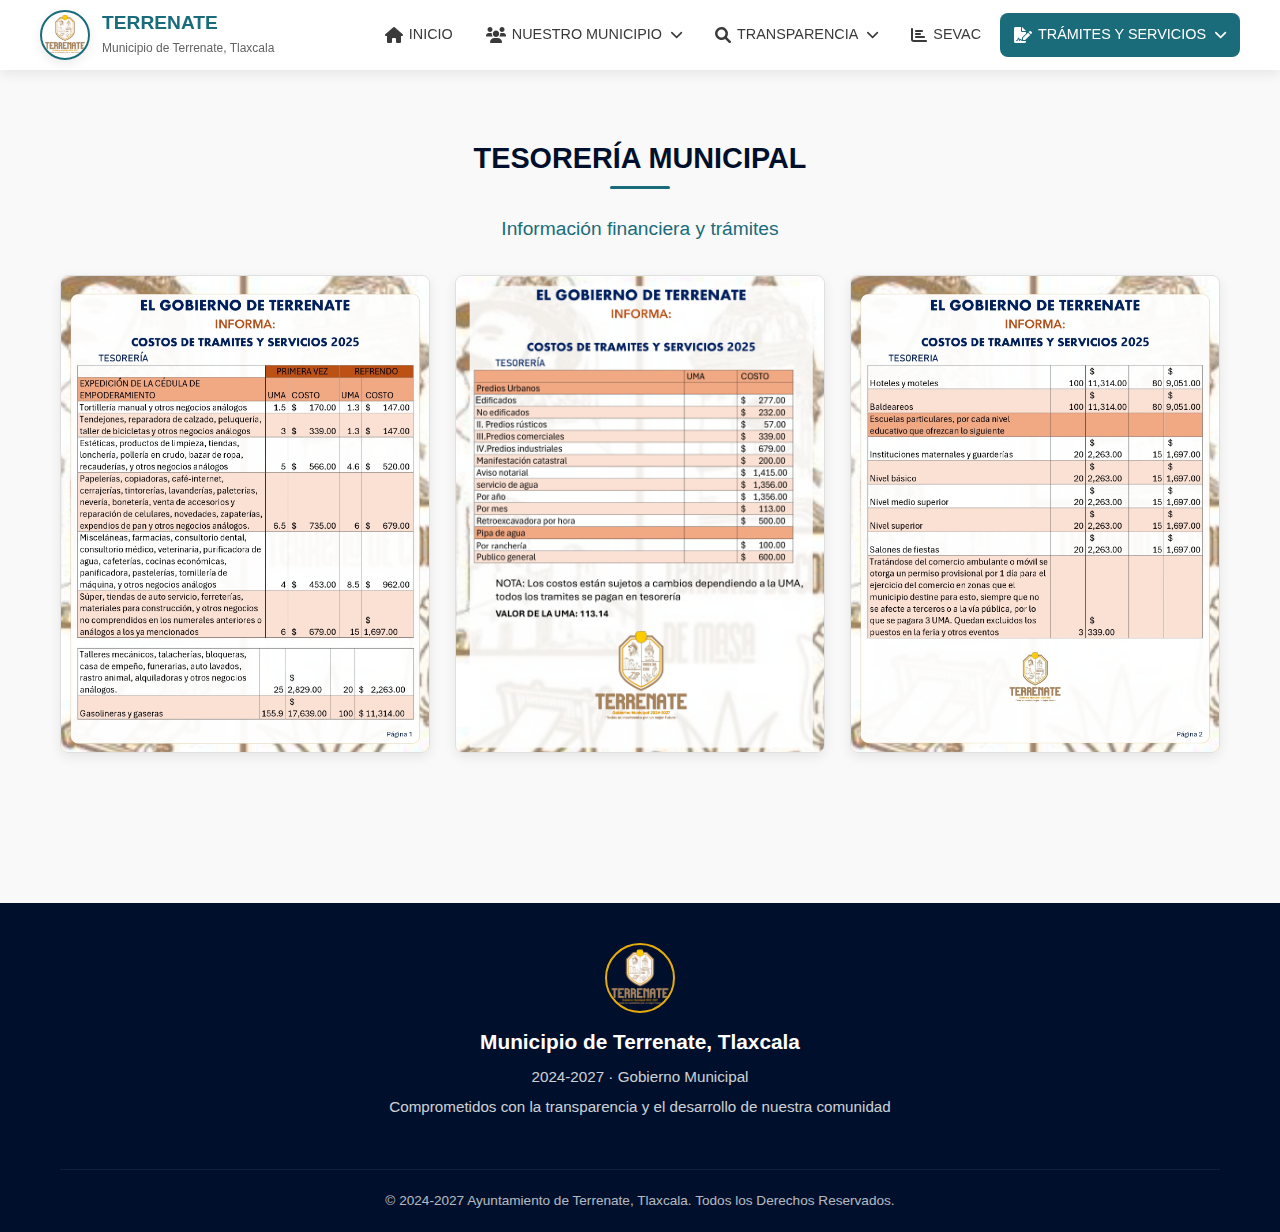
<file: tesoreria.html>
<!DOCTYPE html>
<html lang="es">
<head>
    <meta charset="UTF-8">
    <meta name="viewport" content="width=device-width, initial-scale=1.0">
    <title>TESORERÍA – TERRENATE</title>
    <link rel="icon" href="img/cropped-Logo-Terrenate-2024-2027-150x150.png" sizes="32x32">
    <link rel="stylesheet" href="https://cdnjs.cloudflare.com/ajax/libs/font-awesome/6.0.0-beta3/css/all.min.css">
    <link rel="stylesheet" href="styles.css">
    <style>
        /* Mejoras para la galería de imágenes de tesorería */
        .treasury-gallery {
            display: grid;
            grid-template-columns: repeat(auto-fit, minmax(300px, 1fr));
            gap: 25px;
            margin: 30px 0;
        }
        .treasury-gallery img {
            width: 100%;
            height: auto;
            border-radius: var(--border-radius);
            box-shadow: var(--shadow);
            transition: var(--transition);
            border: 1px solid var(--gray-medium);
        }
        .treasury-gallery img:hover {
            transform: scale(1.02);
            box-shadow: var(--shadow-hover);
        }
        .section-subtitle {
            text-align: center;
            color: var(--primary-color);
            font-weight: 500;
            margin-bottom: 20px;
            font-size: 1.2rem;
        }
    </style>
</head>
<body>
    <!-- Header y Navegación (estructura proporcionada) -->
    <header class="header">
        <div class="container header-container">
            <div class="header-content">
                <div class="logo">
                    <div class="logo-img">
                        <img src="img/cropped-Logo-Terrenate-2024-2027-150x150.png" alt="Logo Terrenate">
                    </div>
                    <div class="logo-text">
                        <h1>TERRENATE</h1>
                        <p>Municipio de Terrenate, Tlaxcala</p>
                    </div>
                </div>
                
                <button class="menu-toggle" id="menuToggle">
                    <i class="fas fa-bars"></i>
                </button>
                
                <!-- Overlay para menú móvil -->
                <div class="nav-overlay" id="navOverlay"></div>
                
                <nav class="nav-menu" id="navMenu">
                    <ul>
                        <li class="nav-item">
                            <a href="index.html" class="nav-link">
                                <i class="fas fa-home"></i>
                                <span>INICIO</span>
                            </a>
                        </li>

                        <li class="nav-item has-dropdown">
                            <a href="nuestro-municipio.html" class="nav-link">
                                <i class="fas fa-users"></i>
                                <span>NUESTRO MUNICIPIO</span>
                                <i class="fas fa-chevron-down"></i>
                            </a>
                            <ul class="dropdown">
                                <li><a href="marco-juridico.html" class="dropdown-item">
                                    <i class="fas fa-file-alt"></i>
                                    <span>MARCO JURÍDICO</span>
                                </a></li>
                            </ul>
                        </li>

                        <li class="nav-item has-dropdown">
                            <a href="transparencia.html" class="nav-link">
                                <i class="fas fa-search"></i>
                                <span>TRANSPARENCIA</span>
                                <i class="fas fa-chevron-down"></i>
                            </a>
                            <ul class="dropdown">
                                <li><a href="avisos-de-privacidad.html" class="dropdown-item">
                                    <i class="fas fa-file-alt"></i>
                                    <span>AVISOS DE PRIVACIDAD</span>
                                </a></li>
                            </ul>
                        </li>

                        <li class="nav-item">
                            <a href="sevac.html" class="nav-link">
                                <i class="fas fa-chart-bar"></i>
                                <span>SEVAC</span>
                            </a>
                        </li>

                        <!-- TRÁMITES Y SERVICIOS activo -->
                        <li class="nav-item has-dropdown">
                            <a href="tramites-servicios.html" class="nav-link active">
                                <i class="fas fa-file-signature"></i>
                                <span>TRÁMITES Y SERVICIOS</span>
                                <i class="fas fa-chevron-down"></i>
                            </a>
                            <ul class="dropdown">
                                <li><a href="tesoreria.html" class="dropdown-item">
                                    <i class="fas fa-money-bill"></i>
                                    <span>TESORERÍA</span>
                                </a></li>
                                <li><a href="obras-publicas.html" class="dropdown-item">
                                    <i class="fas fa-hammer"></i>
                                    <span>OBRAS PÚBLICAS</span>
                                </a></li>
                                <li><a href="registro-civil.html" class="dropdown-item">
                                    <i class="fas fa-id-card"></i>
                                    <span>REGISTRO CIVIL</span>
                                </a></li>
                                <li><a href="secretaria.html" class="dropdown-item">
                                    <i class="fas fa-user-tie"></i>
                                    <span>SECRETARÍA DEL AYUNTAMIENTO</span>
                                </a></li>
                                <li><a href="dif.html" class="dropdown-item">
                                    <i class="fas fa-comments"></i>
                                    <span>DIF</span>
                                </a></li>
                                <!-- Ítem activo: DESARROLLO ECONÓMICO -->
                                <li><a href="desarrollo-economico.html" class="dropdown-item active">
                                    <i class="fas fa-chart-area"></i>
                                    <span>DESARROLLO ECONÓMICO</span>
                                </a></li>
                                <li><a href="seguridad-publica.html" class="dropdown-item">
                                    <i class="fas fa-shield-alt"></i>
                                    <span>SEGURIDAD PÚBLICA</span>
                                </a></li>
                                <li><a href="servcios-municipales.html" class="dropdown-item">
                                    <i class="fas fa-tools"></i>
                                    <span>SERVICIOS MUNICIPALES</span>
                                </a></li>
                            </ul>
                        </li>
                    </ul>
                </nav>
            </div>
        </div>
    </header>

    <!-- Contenido principal de la página de Tesorería -->
    <main class="main-container">
        <div class="container">
            <div class="section-title">
                <h2>TESORERÍA MUNICIPAL</h2>
            </div>
            <p class="section-subtitle">Información financiera y trámites</p>
            
            <!-- Galería de imágenes informativas (sin el logo grande) -->
            <div class="treasury-gallery">
                <img src="img/Tesoreria-page-01.png" alt="Tesorería página 1">
                <img src="img/Tesoreria-page-02.png" alt="Tesorería página 2">
                <img src="img/Tesoreria-page-03.jpg" alt="Tesorería página 3">
            </div>
        </div>
    </main>

    <!-- Footer (estructura proporcionada) -->
    <footer class="footer">
        <div class="container footer-container">
            <div class="footer-logo">
                <div class="footer-logo-img">
                    <img src="img/cropped-Logo-Terrenate-2024-2027-150x150.png" alt="Logo Terrenate">
                </div>
                <div class="footer-text">
                    <h3>Municipio de Terrenate, Tlaxcala</h3>
                    <p>2024-2027 · Gobierno Municipal</p>
                    <p>Comprometidos con la transparencia y el desarrollo de nuestra comunidad</p>
                </div>
            </div>
            
            <div class="copyright">
                <p>© 2024-2027 Ayuntamiento de Terrenate, Tlaxcala. Todos los Derechos Reservados.</p>
            </div>
        </div>
    </footer>

    <!-- Enlace al archivo JavaScript principal -->
    <script src="script.js"></script>
</body>
</html>
</file>
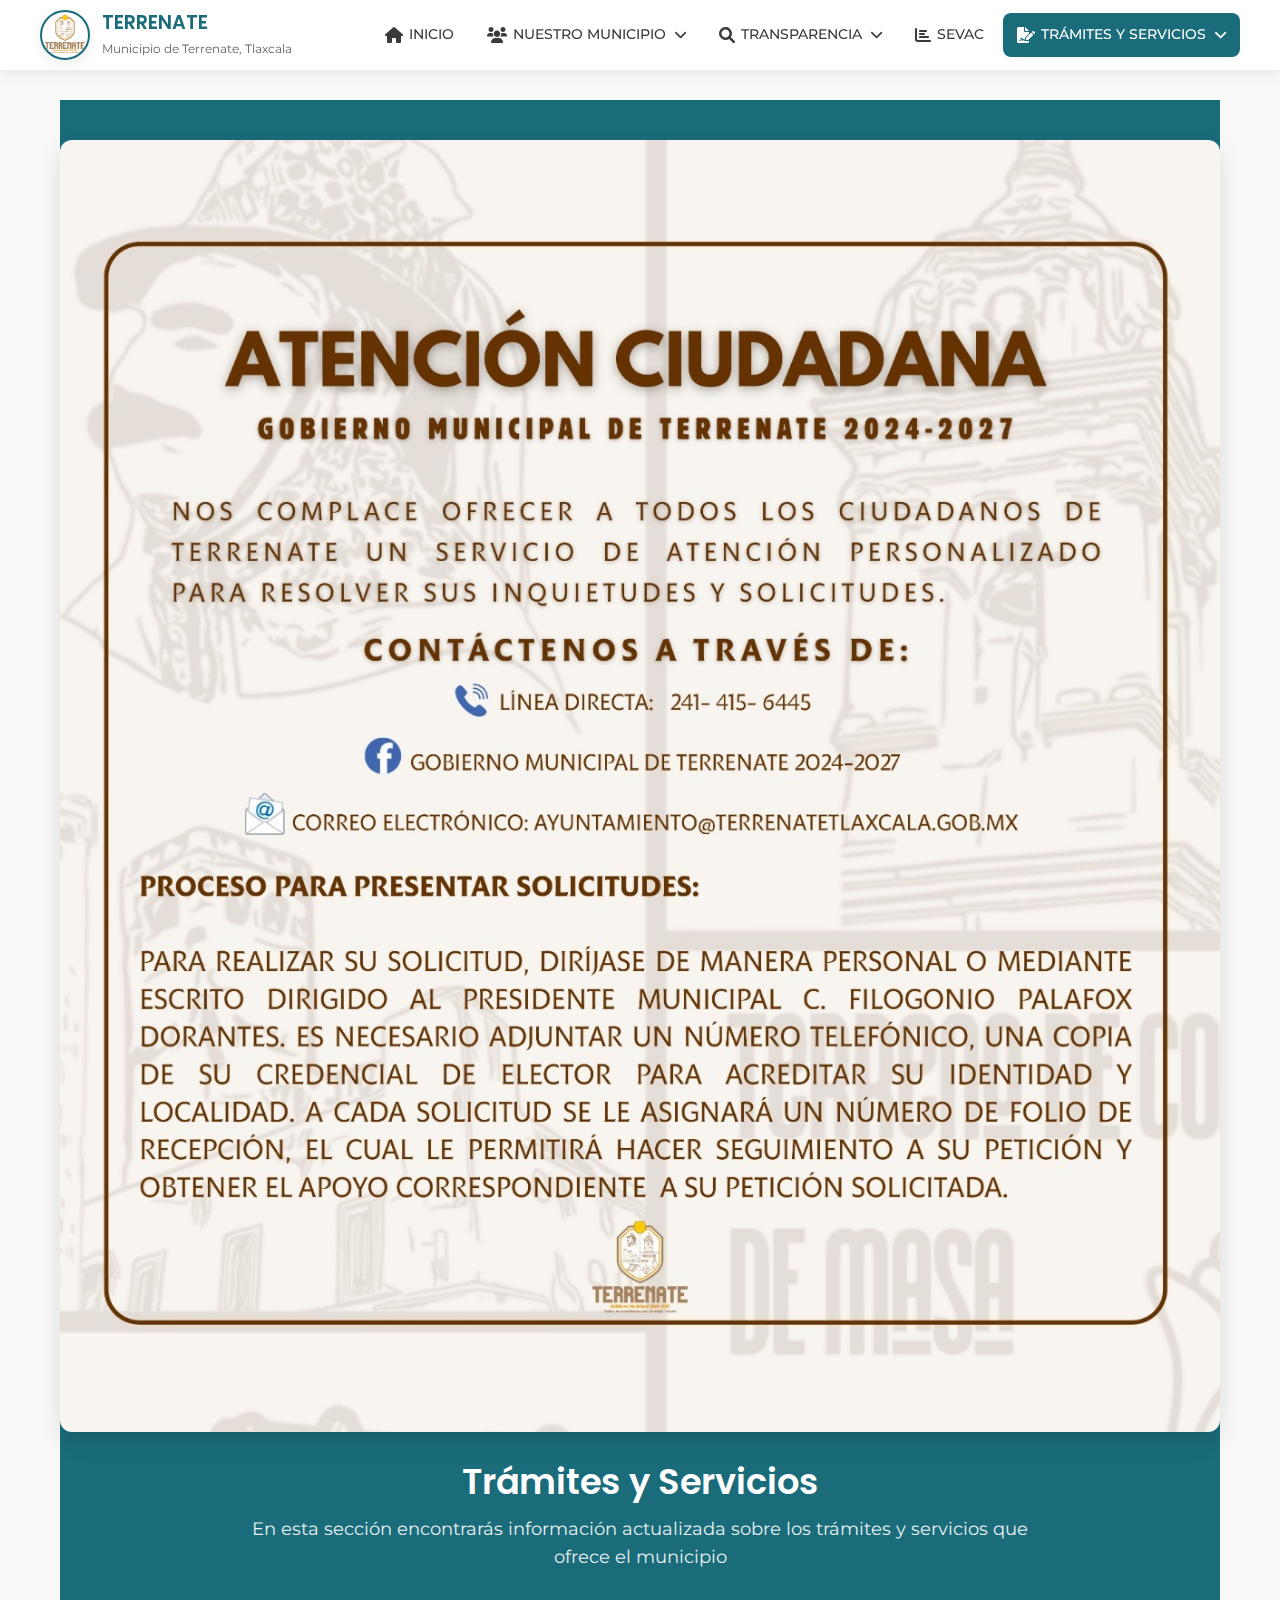
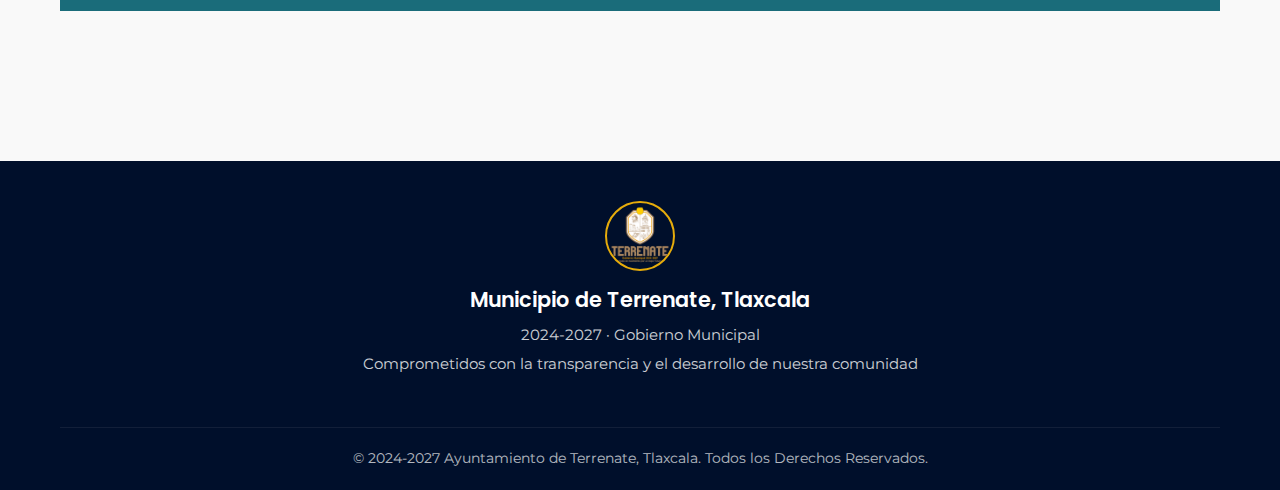
<file: tramites-servicios.html>
<!DOCTYPE html>
<html lang="es">
<head>
    <meta charset="UTF-8">
    <meta name="viewport" content="width=device-width, initial-scale=1.0">
    <title>Trámites y Servicios – Terrenate</title>
    <link rel="icon" href="img/cropped-Logo-Terrenate-2024-2027-150x150.png" sizes="32x32">
    <!-- Google Fonts -->
    <link rel="preconnect" href="https://fonts.googleapis.com">
    <link rel="preconnect" href="https://fonts.gstatic.com" crossorigin>
    <link href="https://fonts.googleapis.com/css2?family=Montserrat:wght@400;500;600;700&family=Poppins:wght@600&display=swap" rel="stylesheet">
    <!-- Font Awesome 6 (gratuito) -->
    <link rel="stylesheet" href="https://cdnjs.cloudflare.com/ajax/libs/font-awesome/6.0.0-beta3/css/all.min.css">
    <!-- Hoja de estilos principal (styles.css) -->
    <link rel="stylesheet" href="styles.css">
</head>
<body>

    <!-- HEADER (exactamente como lo solicitaste) -->
    <header class="header">
        <div class="container header-container">
            <div class="header-content">
                <div class="logo">
                    <div class="logo-img">
                        <img src="img/cropped-Logo-Terrenate-2024-2027-150x150.png" alt="Logo Terrenate">
                    </div>
                    <div class="logo-text">
                        <h1>TERRENATE</h1>
                        <p>Municipio de Terrenate, Tlaxcala</p>
                    </div>
                </div>
                
                <button class="menu-toggle" id="menuToggle">
                    <i class="fas fa-bars"></i>
                </button>
                
                <div class="nav-overlay" id="navOverlay"></div>
                
                <nav class="nav-menu" id="navMenu">
                    <ul> 
                        <li class="nav-item">
                            <a href="index.html" class="nav-link">
                                <i class="fas fa-home"></i>
                                <span>INICIO</span>
                            </a>
                        </li>

                        <li class="nav-item has-dropdown">
                            <a href="nuestro-municipio.html" class="nav-link">
                                <i class="fas fa-users"></i>
                                <span>NUESTRO MUNICIPIO</span>
                                <i class="fas fa-chevron-down"></i>
                            </a>
                            <ul class="dropdown">
                                <li><a href="marco-juridico.html" class="dropdown-item">
                                    <i class="fas fa-file-alt"></i>
                                    <span>MARCO JURÍDICO</span>
                                </a></li>
                            </ul>
                        </li>

                        <li class="nav-item has-dropdown">
                            <a href="transparencia.html" class="nav-link">
                                <i class="fas fa-search"></i>
                                <span>TRANSPARENCIA</span>
                                <i class="fas fa-chevron-down"></i>
                            </a>
                            <ul class="dropdown">
                                <li><a href="avisos-de-privacidad.html" class="dropdown-item">
                                    <i class="fas fa-file-alt"></i>
                                    <span>AVISOS DE PRIVACIDAD</span>
                                </a></li>
                            </ul>
                        </li>

                        <li class="nav-item">
                            <a href="sevac.html" class="nav-link">
                                <i class="fas fa-chart-bar"></i>
                                <span>SEVAC</span>
                            </a>
                        </li>

                        <!-- TRÁMITES Y SERVICIOS activo -->
                        <li class="nav-item has-dropdown">
                            <a href="tramites-servicios.html" class="nav-link active">
                                <i class="fas fa-file-signature"></i>
                                <span>TRÁMITES Y SERVICIOS</span>
                                <i class="fas fa-chevron-down"></i>
                            </a>
                            <ul class="dropdown">
                                <li><a href="tesoreria.html" class="dropdown-item">
                                    <i class="fas fa-money-bill"></i>
                                    <span>TESORERÍA</span>
                                </a></li>
                                <li><a href="obras-publicas.html" class="dropdown-item">
                                    <i class="fas fa-hammer"></i>
                                    <span>OBRAS PÚBLICAS</span>
                                </a></li>
                                <li><a href="registro-civil.html" class="dropdown-item">
                                    <i class="fas fa-id-card"></i>
                                    <span>REGISTRO CIVIL</span>
                                </a></li>
                                <li><a href="secretaria.html" class="dropdown-item">
                                    <i class="fas fa-user-tie"></i>
                                    <span>SECRETARÍA DEL AYUNTAMIENTO</span>
                                </a></li>
                                <li><a href="dif.html" class="dropdown-item">
                                    <i class="fas fa-comments"></i>
                                    <span>DIF</span>
                                </a></li>
                                <!-- Ítem activo: DESARROLLO ECONÓMICO -->
                                <li><a href="desarrollo-economico.html" class="dropdown-item active">
                                    <i class="fas fa-chart-area"></i>
                                    <span>DESARROLLO ECONÓMICO</span>
                                </a></li>
                                <li><a href="seguridad-publica.html" class="dropdown-item">
                                    <i class="fas fa-shield-alt"></i>
                                    <span>SEGURIDAD PÚBLICA</span>
                                </a></li>
                                <li><a href="servcios-municipales.html" class="dropdown-item">
                                    <i class="fas fa-tools"></i>
                                    <span>SERVICIOS MUNICIPALES</span>
                                </a></li>
                            </ul>
                        </li>
                    </ul>
                </nav>
            </div>
        </div>
    </header>

    <!-- CONTENIDO PRINCIPAL: IMAGEN + TEXTO -->
    <main class="main-container">
        <div class="container">
            <!-- Banner con la imagen destacada de Atención Ciudadana -->
            <div class="banner fade-in" style="text-align: center;">
                <div class="banner-image" style="margin-bottom: 20px;">
                    <img src="img/ATENCION-CIUDADANA.jpeg" 
                         alt="Atención Ciudadana - Trámites y Servicios" 
                         style="max-width: 100%; height: auto; border-radius: var(--border-radius-lg); box-shadow: var(--shadow-hover);">
                </div>
                <h1>Trámites y Servicios</h1>
                <p>En esta sección encontrarás información actualizada sobre los trámites y servicios que ofrece el municipio</p>

            </div>

            <!-- (Opcional) Puedes agregar más elementos si lo deseas, pero se cumple con "imagen y texto" -->
        </div>
    </main>

    <!-- FOOTER PERSONALIZADO -->
    <footer class="footer">
        <div class="container footer-container">
            <div class="footer-logo">
                <div class="footer-logo-img">
                    <img src="img/cropped-Logo-Terrenate-2024-2027-150x150.png" alt="Logo Terrenate">
                </div>
                <div class="footer-text">
                    <h3>Municipio de Terrenate, Tlaxcala</h3>
                    <p>2024-2027 · Gobierno Municipal</p>
                    <p>Comprometidos con la transparencia y el desarrollo de nuestra comunidad</p>
                </div>
            </div>
            
            <div class="copyright">
                <p>© 2024-2027 Ayuntamiento de Terrenate, Tlaxcala. Todos los Derechos Reservados.</p>
            </div>
        </div>
    </footer>

    <script src="script.js"></script>
</body>
</html>
</file>
<file: styles.css>
/* Variables CSS */
:root {
    --primary-color: #1a6c7a;
    --primary-dark: #105763;
    --secondary-color: #000f2b;
    --accent-color: #e6ac0b;
    --accent-hover: #d48713;
    --light-color: #ffffff;
    --dark-color: #3a3a3a;
    --gray-light: #f5f5f5;
    --gray-medium: #e0e0e0;
    --shadow: 0 4px 12px rgba(0, 0, 0, 0.08);
    --shadow-hover: 0 8px 24px rgba(0, 0, 0, 0.12);
    --transition: all 0.3s ease;
    --border-radius: 8px;
    --border-radius-lg: 12px;
}

html, body {
    overflow-x: hidden;
    max-width: 100%;
}


/* Reset y estilos base */
* {
    margin: 0;
    padding: 0;
    box-sizing: border-box;
}

html {
    scroll-behavior: smooth;
}

body {
    font-family: 'Montserrat', sans-serif;
    font-size: 16px;
    line-height: 1.6;
    color: var(--dark-color);
    background-color: #f9f9f9;
}

h1, h2, h3, h4, h5, h6 {
    font-family: 'Poppins', sans-serif;
    font-weight: 600;
    line-height: 1.3;
    margin-bottom: 1rem;
    color: var(--secondary-color);
}

h1 {
    font-size: 2.5rem;
}

h2 {
    font-size: 2rem;
}

h3 {
    font-size: 1.5rem;
}

a {
    text-decoration: none;
    color: inherit;
    transition: var(--transition);
}

ul {
    list-style: none;
}

img {
    max-width: 100%;
    height: auto;
}

.container {
    width: 100%;
    max-width: 1200px;
    margin: 0 auto;
    padding: 0 20px;
}

.btn {
    display: inline-block;
    padding: 12px 28px;
    background-color: var(--primary-color);
    color: var(--light-color);
    border: none;
    border-radius: var(--border-radius);
    font-weight: 600;
    font-size: 0.9rem;
    text-transform: uppercase;
    letter-spacing: 0.5px;
    cursor: pointer;
    transition: var(--transition);
}

.btn:hover {
    background-color: var(--primary-dark);
    transform: translateY(-2px);
    box-shadow: var(--shadow-hover);
}

.btn-accent {
    background-color: var(--accent-color);
}

.btn-accent:hover {
    background-color: var(--accent-hover);
}

/* Header */
.header {
    background-color: var(--light-color);
    box-shadow: var(--shadow);
    position: sticky;
    top: 0;
    z-index: 1000;
}

.header-container {
    padding: 10px 0;
}

.header-content {
    display: flex;
    align-items: center;
    justify-content: space-between;
    width: 100%;
}

.logo {
    display: flex;
    align-items: center;
    gap: 12px;
    flex-shrink: 0;
    margin-right: 30px;
}

.logo-img {
    width: 50px;
    height: 50px;
    border-radius: 50%;
    overflow: hidden;
    border: 2px solid var(--primary-color);
    box-shadow: var(--shadow);
}

.logo-img img {
    width: 100%;
    height: 100%;
    object-fit: cover;
}

.logo-text h1 {
    font-size: 1.2rem;
    margin-bottom: 3px;
    color: var(--primary-color);
    white-space: nowrap;
}

.logo-text p {
    font-size: 0.75rem;
    color: var(--dark-color);
    opacity: 0.8;
    white-space: nowrap;
}

/* Navegación Horizontal Compacta */
.nav-menu {
    display: flex;
    flex-grow: 1;
    justify-content: flex-end;
}

.nav-menu ul {
    display: flex;
    gap: 5px;
    align-items: center;
}

.nav-item {
    position: relative;
}

.nav-link {
    display: flex;
    align-items: center;
    gap: 6px;
    padding: 10px 14px;
    border-radius: var(--border-radius);
    font-weight: 500;
    color: var(--dark-color);
    white-space: nowrap;
    font-size: 0.9rem;
    transition: var(--transition);
}

.nav-link i:first-child {
    font-size: 1rem;
}

.nav-link:hover {
    background-color: rgba(26, 108, 122, 0.1);
    color: var(--primary-color);
}

.nav-link.active {
    background-color: var(--primary-color);
    color: var(--light-color);
}

.nav-link .fa-chevron-down {
    font-size: 0.8rem;
    margin-left: 3px;
}

/* DROPDOWN VERTICAL CORREGIDO - SOLUCIÓN DEFINITIVA */
.dropdown {
    position: absolute;
    top: 100%; /* Posicionar justo debajo del botón */
    left: 0;
    min-width: 280px;
    background-color: var(--light-color);
    box-shadow: var(--shadow-hover);
    border-radius: var(--border-radius);
    padding: 8px 0;
    opacity: 0;
    visibility: hidden;
    transform: translateY(-10px);
    transition: opacity 0.3s ease, visibility 0.3s ease, transform 0.3s ease;
    z-index: 100;
    /* IMPORTANTE: Forzar display block para lista vertical */
    display: block !important;
}

/* IMPORTANTE: Cada elemento LI debe ser un bloque */
.dropdown li {
    display: block !important;
    width: 100% !important;
    margin: 0 !important;
    padding: 0 !important;
    float: none !important;
}

/* Mostrar dropdown al hacer hover */
.nav-item:hover .dropdown {
    opacity: 1;
    visibility: visible;
    transform: translateY(0);
}

/* Enlaces dentro del dropdown - CORREGIDOS */
.dropdown-item {
    display: flex !important; /* Usar flex para alinear ícono y texto */
    align-items: center !important;
    gap: 10px !important;
    padding: 12px 20px !important;
    color: var(--dark-color) !important;
    font-size: 0.9rem !important;
    width: 100% !important;
    box-sizing: border-box !important;
    white-space: normal !important;
    line-height: 1.4 !important;
    text-align: left !important;
}

.dropdown-item:hover {
    background-color: rgba(26, 108, 122, 0.1) !important;
    color: var(--primary-color) !important;
}

/* Dropdown específico para TRÁMITES Y SERVICIOS (más ancho) */
.nav-item.has-dropdown:nth-child(5) .dropdown {
    min-width: 320px;
}

/* Mobile Menu Toggle */
.menu-toggle {
    display: none;
    font-size: 1.3rem;
    background: none;
    border: none;
    color: var(--primary-color);
    cursor: pointer;
    margin-left: 15px;
}

/* Banner simplificado */
.banner {
    background-color: var(--primary-color);
    color: var(--light-color);
    padding: 40px 0;
    margin-bottom: 30px;
    text-align: center;
}

.banner h1 {
    font-size: 2.2rem;
    color: var(--light-color);
    margin-bottom: 10px;
}

.banner p {
    font-size: 1.1rem;
    max-width: 800px;
    margin: 0 auto;
    opacity: 0.9;
}

/* Contenedor principal */
.main-container {
    padding: 30px 0 60px;
}

/* Secciones con título */
.section-title {
    text-align: center;
    margin: 40px 0 25px;
    position: relative;
    padding-bottom: 12px;
}

.section-title:after {
    content: '';
    position: absolute;
    bottom: 0;
    left: 50%;
    transform: translateX(-50%);
    width: 60px;
    height: 3px;
    background-color: var(--primary-color);
    border-radius: 2px;
}

.section-title h2 {
    color: var(--secondary-color);
    font-size: 1.8rem;
    margin-bottom: 0;
}

/* Acordeón de años - VERSIÓN MEJORADA */
.year-accordion {
    margin-bottom: 40px;
}

.year-item {
    background-color: var(--light-color);
    border-radius: var(--border-radius-lg);
    box-shadow: var(--shadow);
    margin-bottom: 20px;
    overflow: hidden;
    transition: var(--transition);
}

.year-item:hover {
    box-shadow: var(--shadow-hover);
}

.year-header {
    padding: 20px 25px;
    background-color: var(--primary-color);
    color: var(--light-color);
    cursor: pointer;
    display: flex;
    justify-content: space-between;
    align-items: center;
    transition: var(--transition);
}

.year-header:hover {
    background-color: var(--primary-dark);
}

.year-header h2 {
    color: var(--light-color);
    margin: 0;
    display: flex;
    align-items: center;
    gap: 12px;
    font-size: 1.5rem;
}

.year-header i {
    font-size: 1.2rem;
    transition: var(--transition);
}

.year-header.active i {
    transform: rotate(180deg);
}

.year-content {
    padding: 0;
    max-height: 0;
    overflow: hidden;
    transition: max-height 0.5s ease;
}

.year-content.active {
    max-height: 1000000px;
}

/* Acordeón de trimestres - VERSIÓN CORREGIDA */
.quarter-accordion {
    padding: 25px;
    background-color: rgba(245, 245, 245, 0.5);
}

.quarter-item {
    margin-bottom: 15px;
    border-radius: var(--border-radius);
    overflow: visible;
    box-shadow: 0 2px 6px rgba(0, 0, 0, 0.05);
}

.quarter-header {
    padding: 18px 22px;
    background-color: var(--light-color);
    cursor: pointer;
    display: flex;
    justify-content: space-between;
    align-items: center;
    transition: var(--transition);
}

.quarter-header:hover {
    background-color: var(--gray-light);
}

.quarter-header h3 {
    margin: 0;
    font-size: 1.2rem;
    display: flex;
    align-items: center;
    gap: 12px;
    color: var(--secondary-color);
}

.quarter-header i {
    color: var(--primary-color);
    transition: var(--transition);
}

.quarter-header.active i {
    transform: rotate(180deg);
}

.quarter-content {
    display: none;
    padding: 0;
    max-height: 0;
    overflow: hidden;
    transition: max-height 0.5s ease;
}

.quarter-content.active {
    display: block;
    max-height: 1000000px;
}

/* Documentos - VISIBLES COMPLETAMENTE */
.documents {
    padding: 25px;
    background-color: var(--light-color);
    border-top: 1px solid var(--gray-medium);
    display: block !important;
    max-height: none !important;
    overflow: visible !important;
}

.document-list {
    display: grid;
    grid-template-columns: repeat(auto-fill, minmax(350px, 1fr));
    gap: 15px;
}

.document-item {
    display: flex;
    align-items: flex-start;
    padding: 15px;
    border-radius: var(--border-radius);
    background-color: var(--gray-light);
    transition: var(--transition);
    border-left: 4px solid var(--primary-color);
}

.document-item:hover {
    background-color: rgba(26, 108, 122, 0.08);
    transform: translateX(5px);
}

.document-number {
    font-weight: 700;
    color: var(--primary-color);
    min-width: 30px;
    font-size: 1.1rem;
}

.document-info {
    flex-grow: 1;
}

.document-title {
    font-weight: 600;
    margin-bottom: 5px;
    color: var(--secondary-color);
    font-size: 0.95rem;
}

.document-desc {
    font-size: 0.85rem;
    color: #666;
    margin-bottom: 10px;
}

.document-actions {
    display: flex;
    gap: 10px;
}

.document-link {
    padding: 6px 12px;
    background-color: var(--primary-color);
    color: var(--light-color);
    border-radius: 4px;
    font-size: 0.8rem;
    font-weight: 600;
    transition: var(--transition);
}

.document-link:hover {
    background-color: var(--primary-dark);
}

.document-link.disabled {
    background-color: #ccc;
    cursor: not-allowed;
}

.document-link.disabled:hover {
    background-color: #ccc;
    transform: none;
}

/* Footer */
.footer {
    background-color: var(--secondary-color);
    color: var(--light-color);
    padding: 40px 0 20px;
    margin-top: 60px;
}

.footer-container {
    display: flex;
    flex-direction: column;
    align-items: center;
    text-align: center;
}

.footer-logo {
    margin-bottom: 20px;
}

.footer-logo-img {
    width: 70px;
    height: 70px;
    border-radius: 50%;
    overflow: hidden;
    margin: 0 auto 15px;
    border: 2px solid var(--accent-color);
}

.footer-text h3 {
    color: var(--light-color);
    margin-bottom: 10px;
    font-size: 1.3rem;
}

.footer-text p {
    opacity: 0.8;
    margin-bottom: 5px;
    font-size: 0.95rem;
}

.copyright {
    margin-top: 25px;
    padding-top: 20px;
    border-top: 1px solid rgba(255, 255, 255, 0.1);
    width: 100%;
    font-size: 0.85rem;
    opacity: 0.7;
}

/* Animaciones */
@keyframes fadeInDown {
    from {
        opacity: 0;
        transform: translateY(-30px);
    }
    to {
        opacity: 1;
        transform: translateY(0);
    }
}

@keyframes fadeInUp {
    from {
        opacity: 0;
        transform: translateY(30px);
    }
    to {
        opacity: 1;
        transform: translateY(0);
    }
}

@keyframes fadeIn {
    from {
        opacity: 0;
    }
    to {
        opacity: 1;
    }
}

.fade-in {
    animation: fadeIn 0.8s ease;
}

/* RESPONSIVE DESIGN */
@media (max-width: 1200px) {
    .nav-link {
        padding: 9px 12px;
        font-size: 0.85rem;
    }
    
    .nav-link i:first-child {
        font-size: 0.95rem;
    }
    
    .logo {
        margin-right: 20px;
    }
}

@media (max-width: 1100px) {
    .nav-link span {
        display: none;
    }
    
    .nav-link {
        padding: 10px 12px;
    }
    
    .nav-link i:first-child {
        font-size: 1.1rem;
    }
    
    .dropdown-item span {
        display: inline;
    }
}

/* MÓVIL - Menú hamburguesa */
@media (max-width: 992px) {
    .nav-menu {
        position: fixed;
        top: 0;
        right: -100%;
        width: 280px;
        height: 100vh;
        background-color: var(--light-color);
        flex-direction: column;
        justify-content: flex-start;
        padding: 80px 20px 30px;
        box-shadow: -5px 0 15px rgba(0, 0, 0, 0.1);
        transition: var(--transition);
        z-index: 1001;
    }
    
    .nav-menu.active {
        right: 0;
    }
    
    .nav-menu ul {
        flex-direction: column;
        align-items: stretch;
        gap: 5px;
        width: 100%;
    }
    
    .menu-toggle {
        display: block;
        z-index: 1000;
    }
    
    .nav-overlay {
        position: fixed;
        top: 0;
        left: 0;
        width: 100%;
        height: 100%;
        background-color: rgba(0, 0, 0, 0.5);
        opacity: 0;
        visibility: hidden;
        transition: var(--transition);
        z-index: 1000;
    }
    
    .nav-overlay.active {
        opacity: 1;
        visibility: visible;
    }
    
    .nav-link span {
        display: inline;
    }
    
    /* Dropdown en móvil - VERTICAL (igual que en desktop) */
    .dropdown {
        position: static;
        opacity: 1;
        visibility: visible;
        transform: none;
        box-shadow: none;
        padding: 8px 0 0 20px;
        max-height: 0;
        overflow: hidden;
        transition: max-height 0.3s ease;
        min-width: auto;
        background-color: transparent;
        display: block !important;
    }
    
    .nav-item.has-dropdown.active .dropdown {
        max-height: 500px;
    }
    
    
    /* Cada elemento LI en móvil también debe ser bloque */
    .dropdown li {
        display: block !important;
        width: 100% !important;
    }
    
    .nav-item.has-dropdown .nav-link {
        justify-content: space-between;
    }
    
    .nav-item.has-dropdown .nav-link i:last-child {
        transition: var(--transition);
    }
    
    .nav-item.has-dropdown.active .nav-link i:last-child {
        transform: rotate(180deg);
    }
    
    .dropdown-item {
        padding: 10px 15px !important;
        font-size: 0.9rem !important;
        display: flex !important;
        width: 100% !important;
    }
    
    .document-list {
        grid-template-columns: repeat(auto-fill, minmax(300px, 1fr));
    }
}

@media (max-width: 768px) {
    .container {
        padding: 0 15px;
    }
    
    .banner {
        padding: 30px 0;
    }
    
    .banner h1 {
        font-size: 1.6rem;
    }
    
    .banner p {
        font-size: 1rem;
    }
    
    .year-header, .quarter-header {
        padding: 16px 20px;
    }
    
    .year-header h2 {
        font-size: 1.3rem;
    }
    
    .quarter-header h3 {
        font-size: 1.1rem;
    }
    
    .document-list {
        grid-template-columns: 1fr;
    }
    
    .quarter-accordion, .documents {
        padding: 15px;
    }
    
    .logo-text h1 {
        font-size: 1.1rem;
    }
    
    .logo-text p {
        font-size: 0.7rem;
    }
    
    .logo-img {
        width: 45px;
        height: 45px;
    }
}


@media (max-width: 480px) {
    .logo-text h1 {
        font-size: 1rem;
    }
    
    .logo-text p {
        display: none;
    }
    
    .logo-img {
        width: 40px;
        height: 40px;
    }
    
    .banner h1 {
        font-size: 1.4rem;
    }
    
    .section-title h2 {
        font-size: 1.5rem;
    }
    
    .document-item {
        padding: 12px;
    }
    
    .document-title {
        font-size: 0.9rem;
    }
}

/* REGLAS ESPECIALES PARA VISIBILIDAD COMPLETA */
.quarter-content.active .documents,
.quarter-content.active .document-list,
.quarter-content.active .document-item {
    display: block !important;
    visibility: visible !important;
    opacity: 1 !important;
    height: auto !important;
    max-height: none !important;
    overflow: visible !important;
}

/* MEJORAS PARA VISUALIZACIÓN COMPLETA DE ACORDEONES */
.year-content.active {
    max-height: none !important;
    overflow: visible !important;
}

.quarter-content.active {
    max-height: none !important;
    overflow: visible !important;
}

/* Asegurar que el grid de documentos funcione correctamente */
.document-list {
    display: grid !important;
    grid-template-columns: repeat(auto-fill, minmax(350px, 1fr));
    gap: 15px;
}

/* REGLAS DE RESET PARA ASEGURAR DROPDOWNS VERTICALES */
/* Esto sobreescribe cualquier estilo problemático */
.nav-menu .has-dropdown ul.dropdown,
.nav-menu ul.dropdown,
ul.dropdown {
    display: block !important;
}

.nav-menu .has-dropdown ul.dropdown li,
.nav-menu ul.dropdown li,
ul.dropdown li {
    display: block !important;
    float: none !important;
    width: 100% !important;
}
@media (max-width: 992px) {
    .nav-item .dropdown {
        display: none;
    }

    .nav-item.active .dropdown {
        display: block;
    }
}
@media (max-width: 992px) {

    .has-dropdown .dropdown {
        display: none;
    }

    .has-dropdown.active .dropdown {
        display: block;
    }

}
</file>
